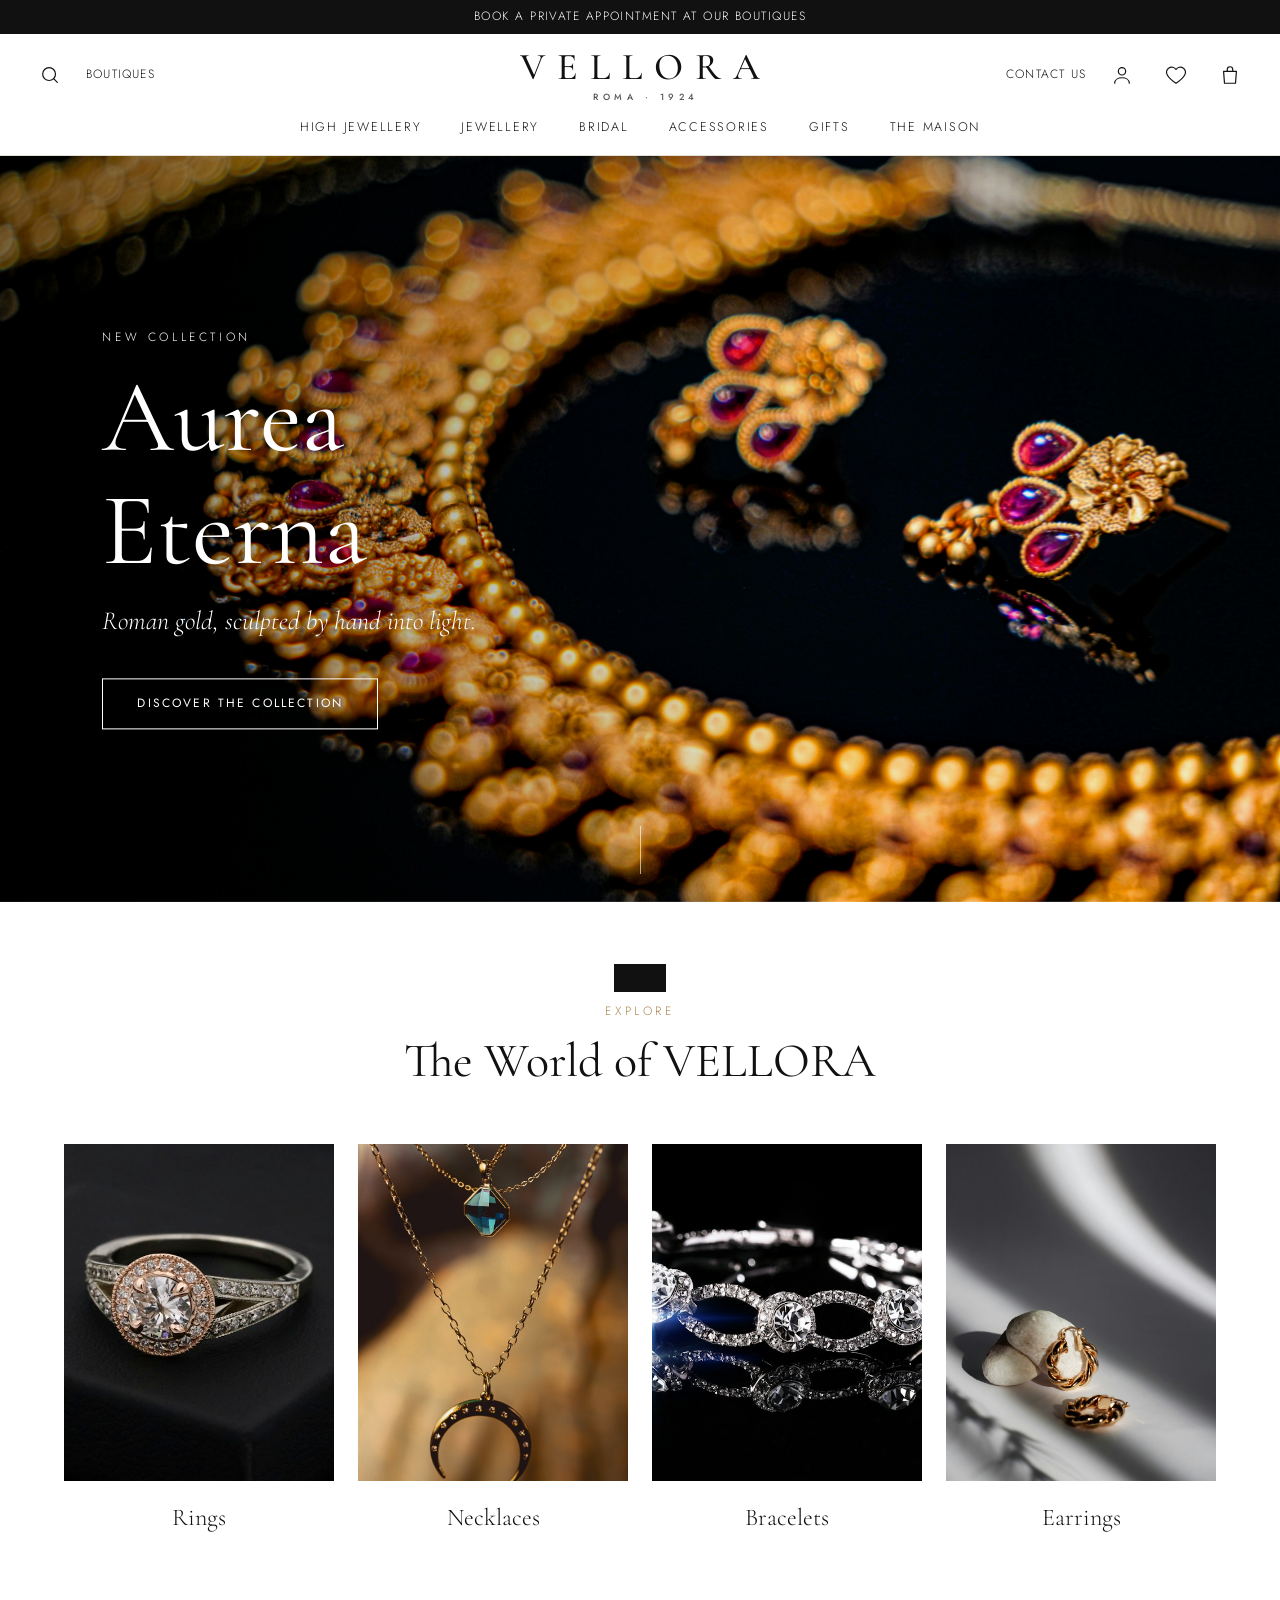
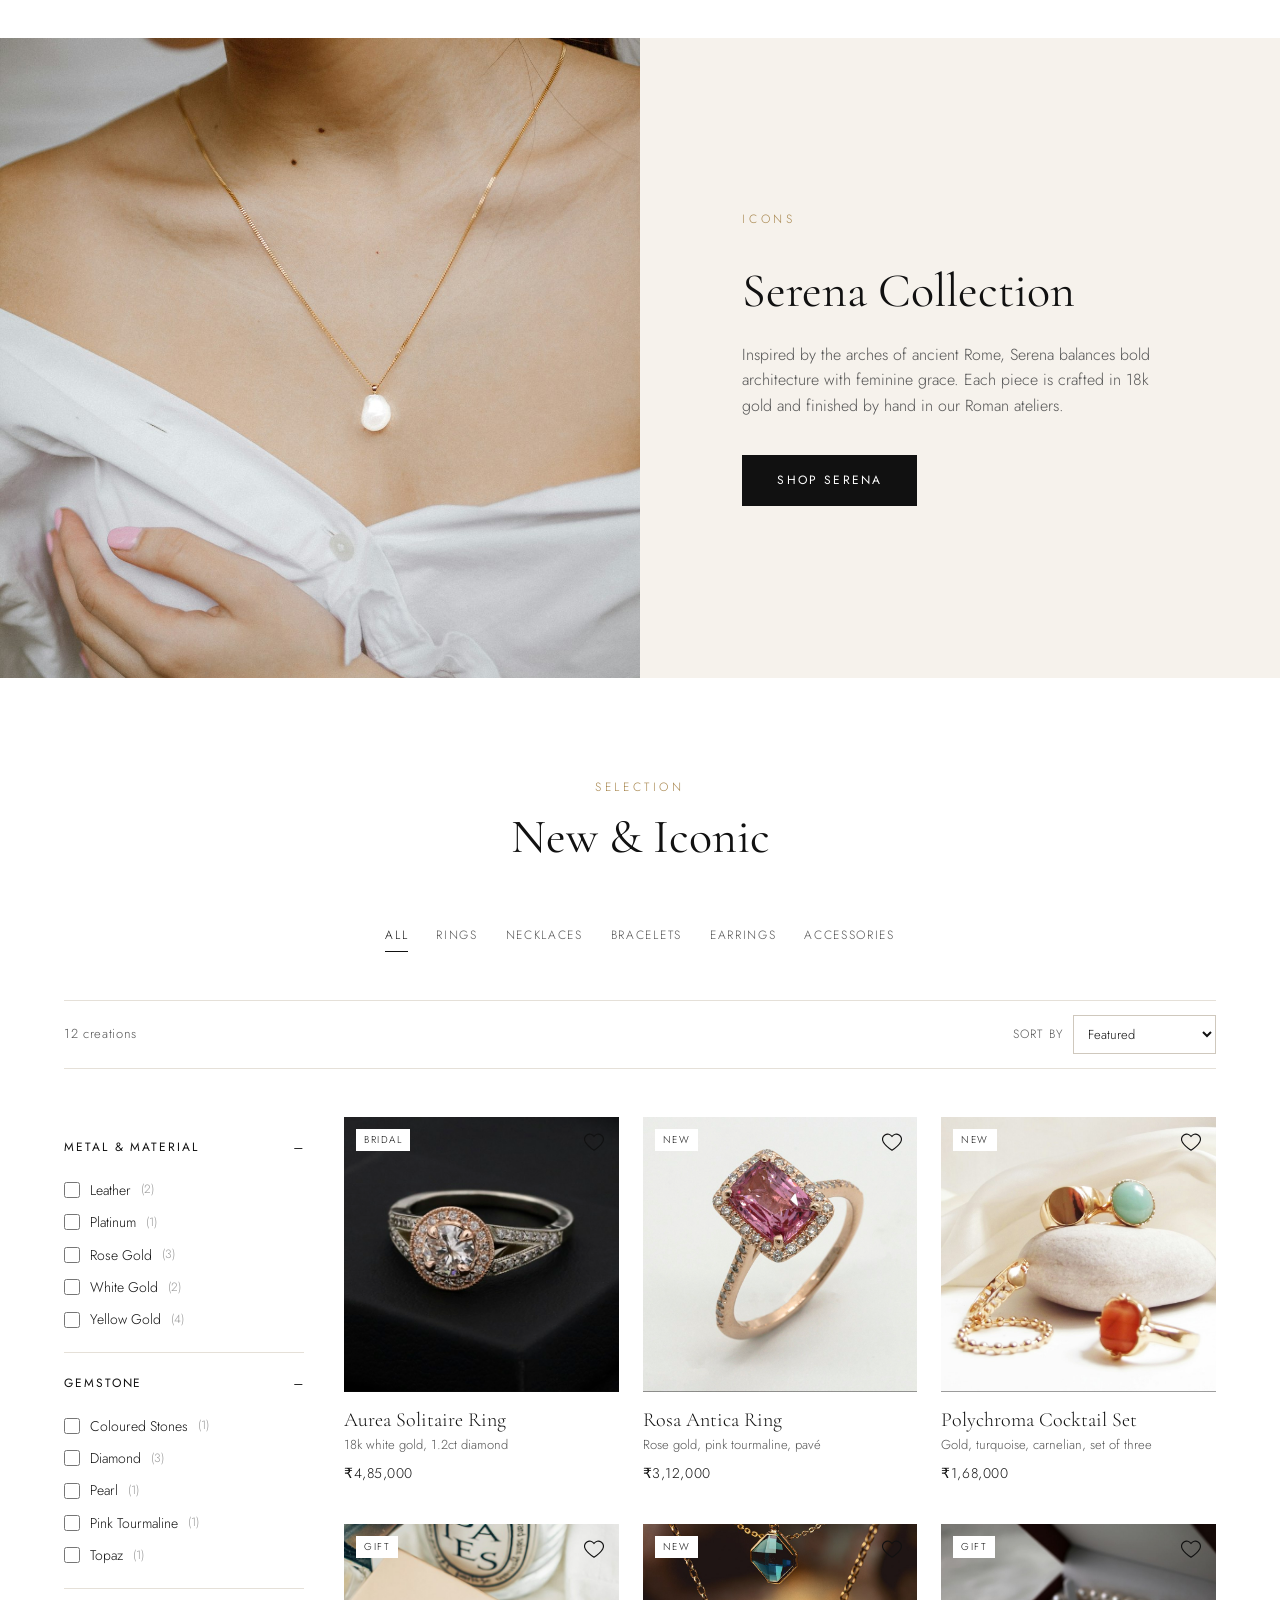
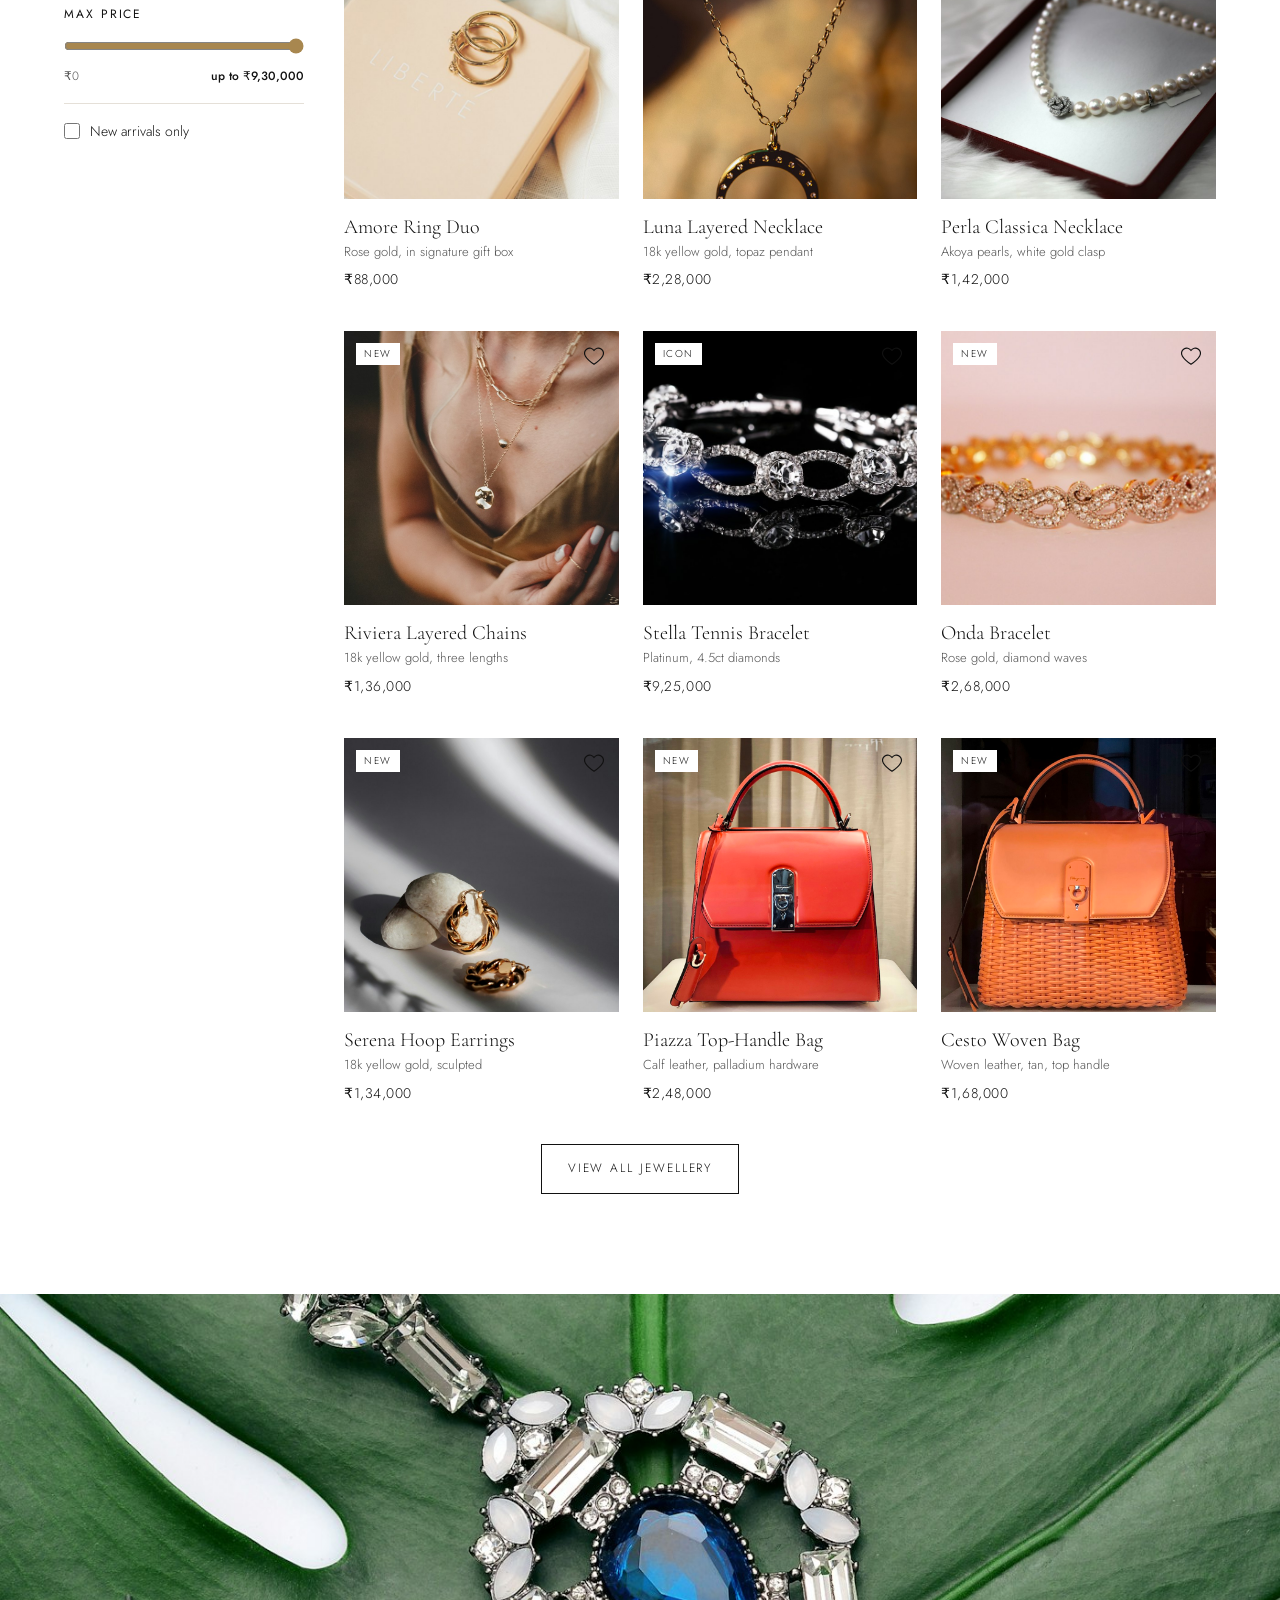
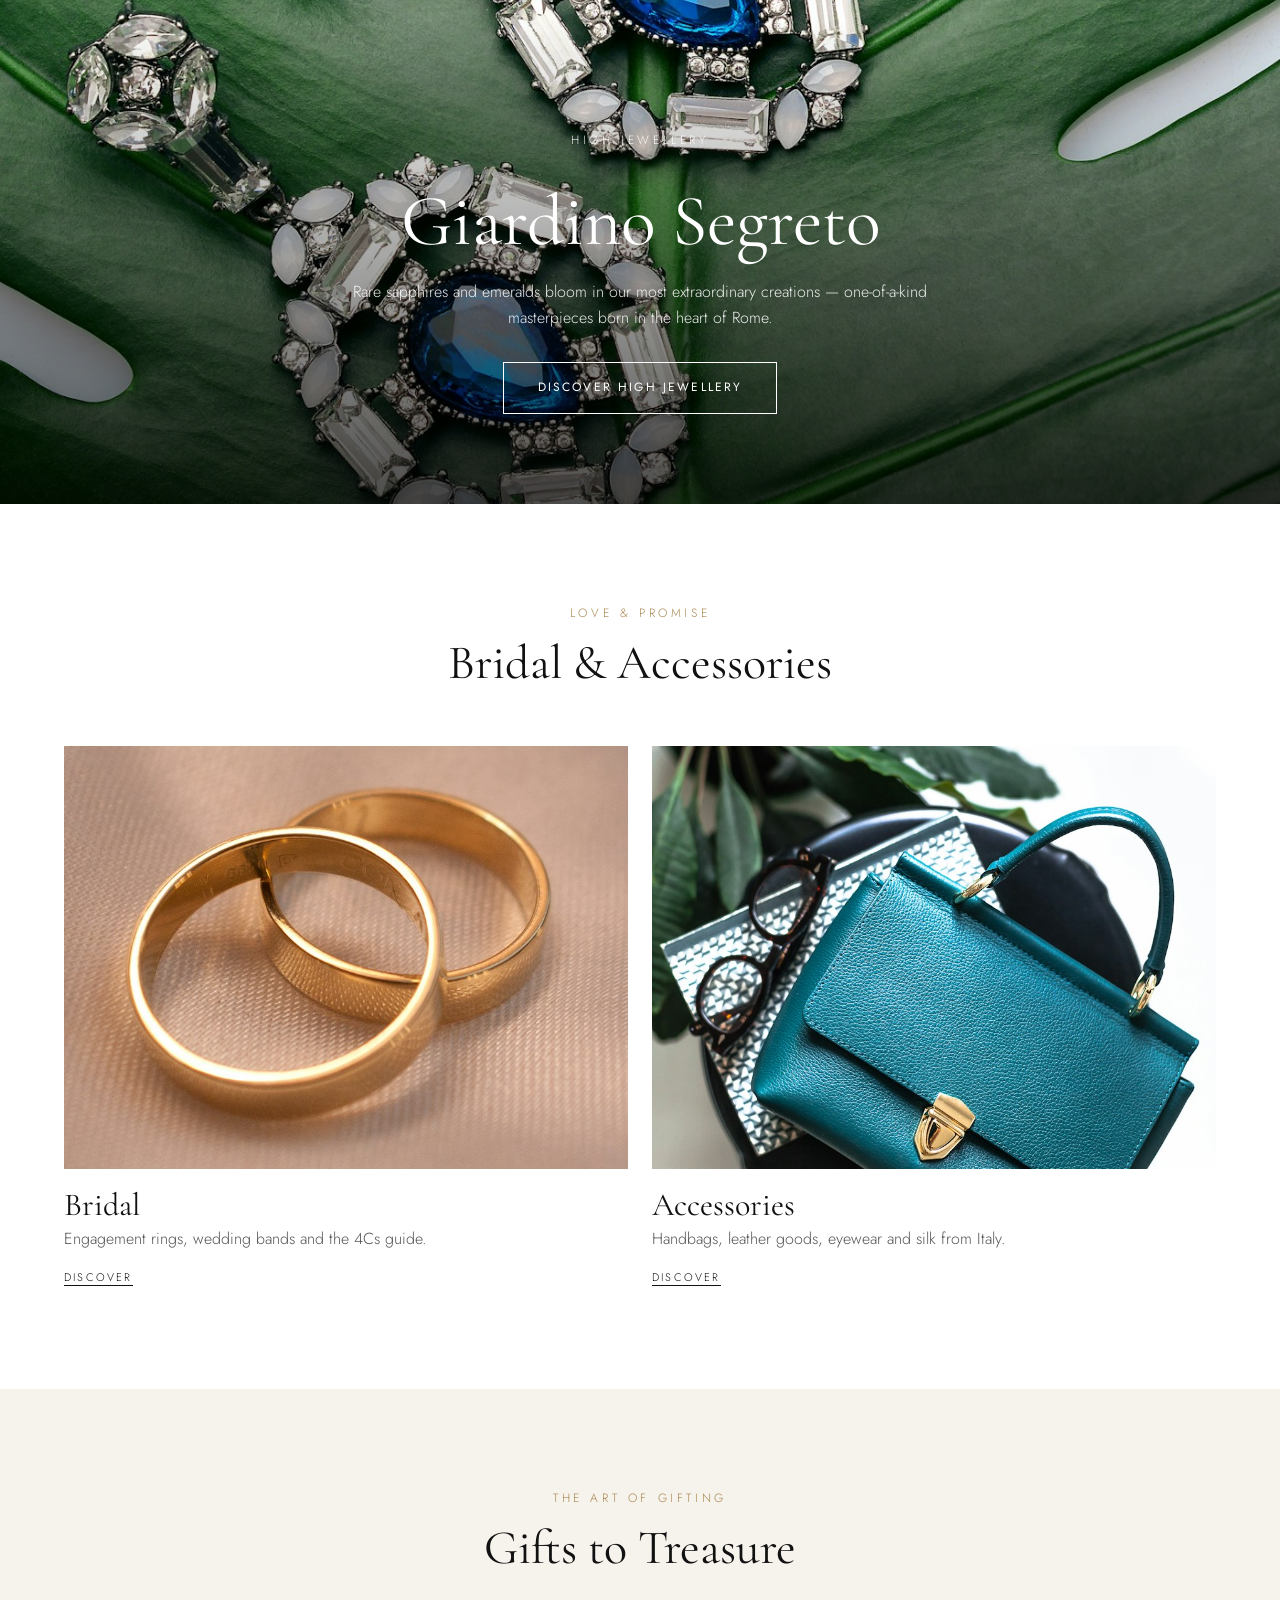
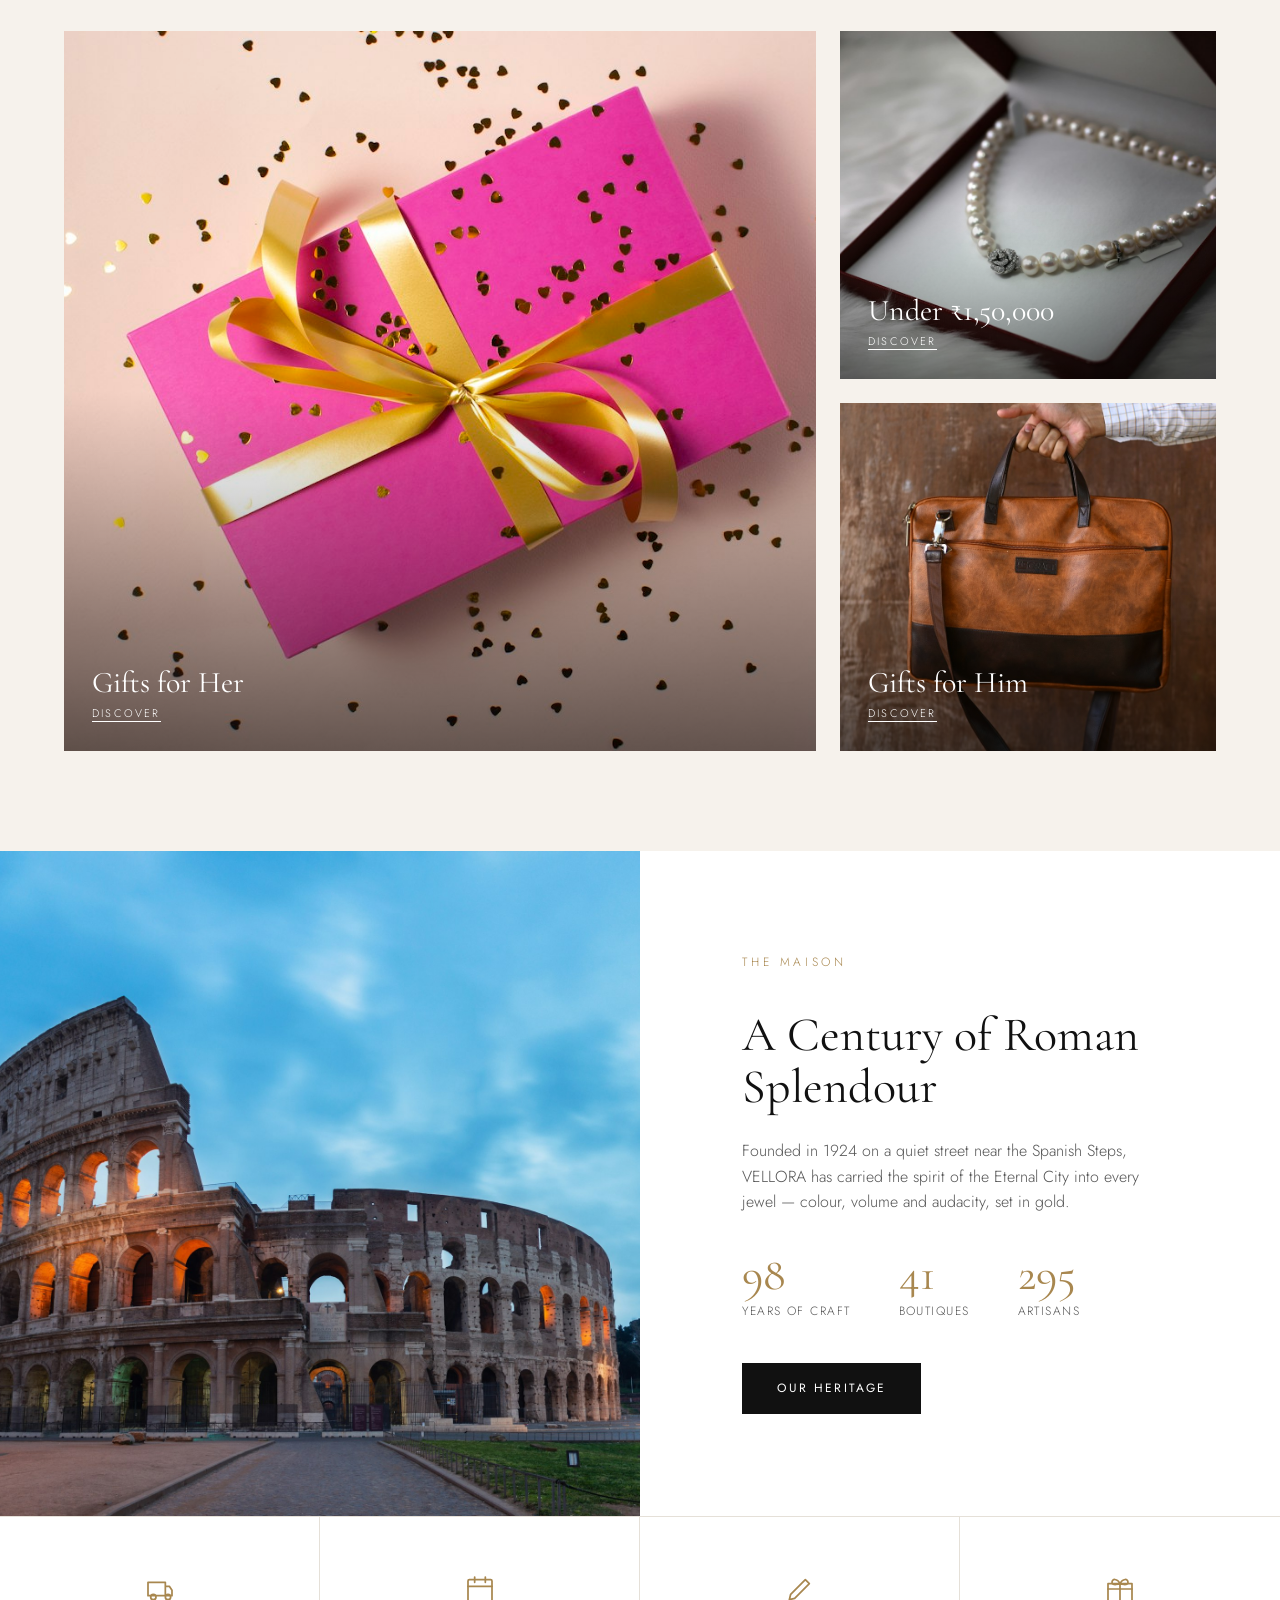
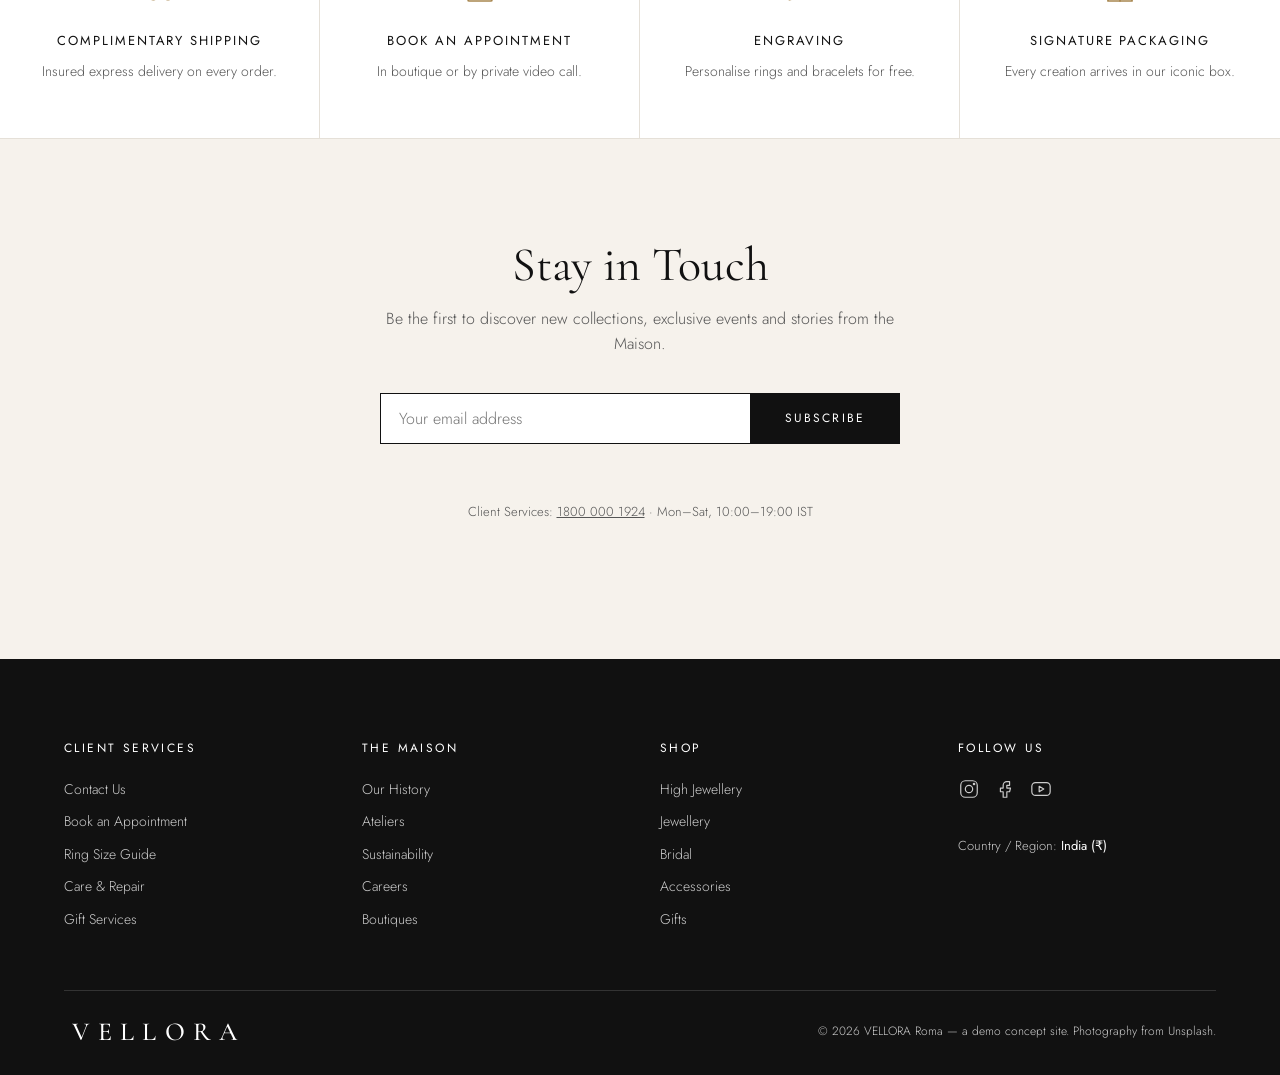
<file: index.html>
<!doctype html>
<html lang="en">
<head>
  <meta charset="utf-8">
  <meta name="viewport" content="width=device-width, initial-scale=1">
  <title>VELLORA Roma | Fine Jewellery Maison</title>
  <meta name="description" content="VELLORA Roma — Italian fine jewellery, high jewellery, bridal, accessories and gifts.">
  <link rel="preconnect" href="https://fonts.googleapis.com">
  <link rel="preconnect" href="https://fonts.gstatic.com" crossorigin>
  <link href="https://fonts.googleapis.com/css2?family=Cormorant+Garamond:ital,wght@0,400;0,500;0,600;1,400&family=Jost:wght@300;400;500&display=swap" rel="stylesheet">
  <link rel="stylesheet" href="styles.css">
</head>
<body data-page="home">
  <main id="page">
    <section class="hero">
      <img src="images/hero.jpg" alt="Gold necklace with ruby earrings on black" class="hero-img">
      <div class="hero-content">
        <p class="eyebrow">New Collection</p>
        <h1>Aurea Eterna</h1>
        <p class="hero-sub">Roman gold, sculpted by hand into light.</p>
        <a href="jewellery.html?collection=Aurea Eterna#shop" class="btn btn-light">Discover the Collection</a>
      </div>
      <a href="#collections" class="scroll-cue" aria-label="Scroll down"></a>
    </section>

    <section class="section" id="collections">
      <div class="section-head">
        <p class="eyebrow dark">Explore</p>
        <h2>The World of VELLORA</h2>
      </div>
      <div class="cat-grid">
        <a href="jewellery.html?sub=rings#shop" class="cat-card">
          <div class="cat-img"><img src="images/ring-solitaire.jpg" alt="Diamond solitaire ring" loading="lazy"></div><span>Rings</span>
        </a>
        <a href="jewellery.html?sub=necklaces#shop" class="cat-card">
          <div class="cat-img"><img src="images/necklace-layer.jpg" alt="Layered gold necklaces" loading="lazy"></div><span>Necklaces</span>
        </a>
        <a href="jewellery.html?sub=bracelets#shop" class="cat-card">
          <div class="cat-img"><img src="images/bracelet-diamond.jpg" alt="Diamond bracelet" loading="lazy"></div><span>Bracelets</span>
        </a>
        <a href="jewellery.html?sub=earrings#shop" class="cat-card">
          <div class="cat-img"><img src="images/earrings-gold.jpg" alt="Gold hoop earrings" loading="lazy"></div><span>Earrings</span>
        </a>
      </div>
    </section>

    <section class="split">
      <div class="split-img"><img src="images/model.jpg" alt="Woman wearing a delicate pendant" loading="lazy"></div>
      <div class="split-text">
        <p class="eyebrow dark">Icons</p>
        <h2>Serena Collection</h2>
        <p>Inspired by the arches of ancient Rome, Serena balances bold architecture with feminine grace. Each piece is crafted in 18k gold and finished by hand in our Roman ateliers.</p>
        <a href="jewellery.html?collection=Serena#shop" class="btn btn-dark">Shop Serena</a>
      </div>
    </section>

    <section class="section" id="shop">
      <div class="section-head">
        <p class="eyebrow dark">Selection</p>
        <h2>New &amp; Iconic</h2>
      </div>
      <div id="shopMount"></div>
      <p class="center"><a class="btn-outline" href="jewellery.html">View all Jewellery</a></p>
    </section>

    <section class="highj">
      <img src="images/high-jewelry.jpg" alt="Sapphire and diamond earrings on a green leaf" loading="lazy">
      <div class="highj-content">
        <p class="eyebrow">High Jewellery</p>
        <h2>Giardino Segreto</h2>
        <p>Rare sapphires and emeralds bloom in our most extraordinary creations — one-of-a-kind masterpieces born in the heart of Rome.</p>
        <a href="high-jewellery.html" class="btn btn-light">Discover High Jewellery</a>
      </div>
    </section>

    <section class="section">
      <div class="section-head">
        <p class="eyebrow dark">Love &amp; Promise</p>
        <h2>Bridal &amp; Accessories</h2>
      </div>
      <div class="duo">
        <a class="duo-card" href="bridal.html"><img src="images/wedding-bands.jpg" alt="" loading="lazy"><div><h3>Bridal</h3><p>Engagement rings, wedding bands and the 4Cs guide.</p><span>Discover</span></div></a>
        <a class="duo-card" href="accessories.html"><img src="images/bag-teal.jpg" alt="" loading="lazy"><div><h3>Accessories</h3><p>Handbags, leather goods, eyewear and silk from Italy.</p><span>Discover</span></div></a>
      </div>
    </section>

    <section class="section cream">
      <div class="section-head">
        <p class="eyebrow dark">The Art of Gifting</p>
        <h2>Gifts to Treasure</h2>
      </div>
      <div class="gift-grid">
        <a href="gifts.html?sub=her#shop" class="gift-card big">
          <img src="images/gift.jpg" alt="Wrapped gift with gold ribbon" loading="lazy">
          <div class="gift-label"><h3>Gifts for Her</h3><span>Discover</span></div>
        </a>
        <a href="gifts.html?sub=under-1-5l#shop" class="gift-card">
          <img src="images/pearls.jpg" alt="Pearl necklace in a gift box" loading="lazy">
          <div class="gift-label"><h3>Under ₹1,50,000</h3><span>Discover</span></div>
        </a>
        <a href="gifts.html?sub=him#shop" class="gift-card">
          <img src="images/briefcase.jpg" alt="Leather briefcase" loading="lazy">
          <div class="gift-label"><h3>Gifts for Him</h3><span>Discover</span></div>
        </a>
      </div>
    </section>

    <section class="maison">
      <div class="maison-img"><img src="images/colosseum.jpg" alt="The Colosseum in Rome at dusk" loading="lazy"></div>
      <div class="maison-text">
        <p class="eyebrow dark">The Maison</p>
        <h2>A Century of Roman Splendour</h2>
        <p>Founded in 1924 on a quiet street near the Spanish Steps, VELLORA has carried the spirit of the Eternal City into every jewel — colour, volume and audacity, set in gold.</p>
        <div class="stats">
          <div><strong data-count="100">0</strong><span>Years of craft</span></div>
          <div><strong data-count="42">0</strong><span>Boutiques</span></div>
          <div><strong data-count="300">0</strong><span>Artisans</span></div>
        </div>
        <a href="maison.html" class="btn btn-dark">Our Heritage</a>
      </div>
    </section>
  </main>

  <script src="data.js"></script>
  <script src="site.js"></script>
</body>
</html>
</file>
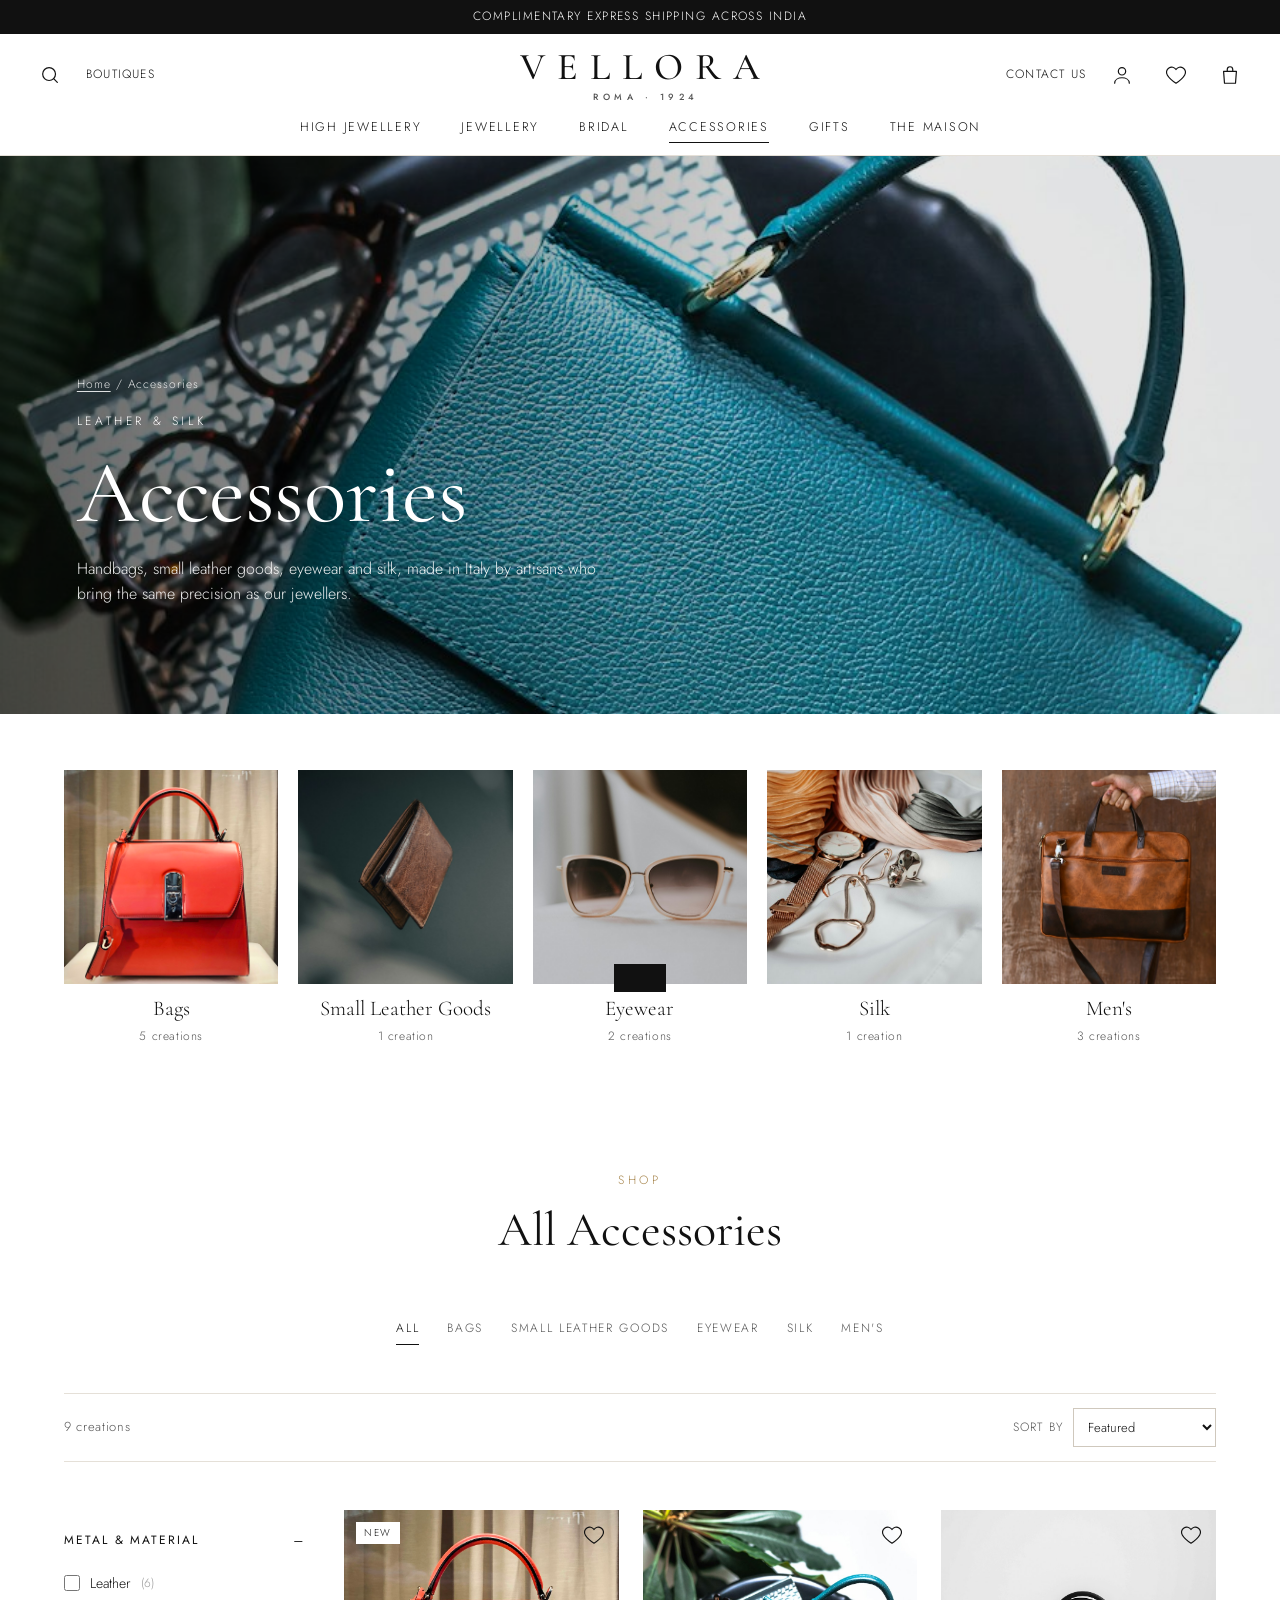
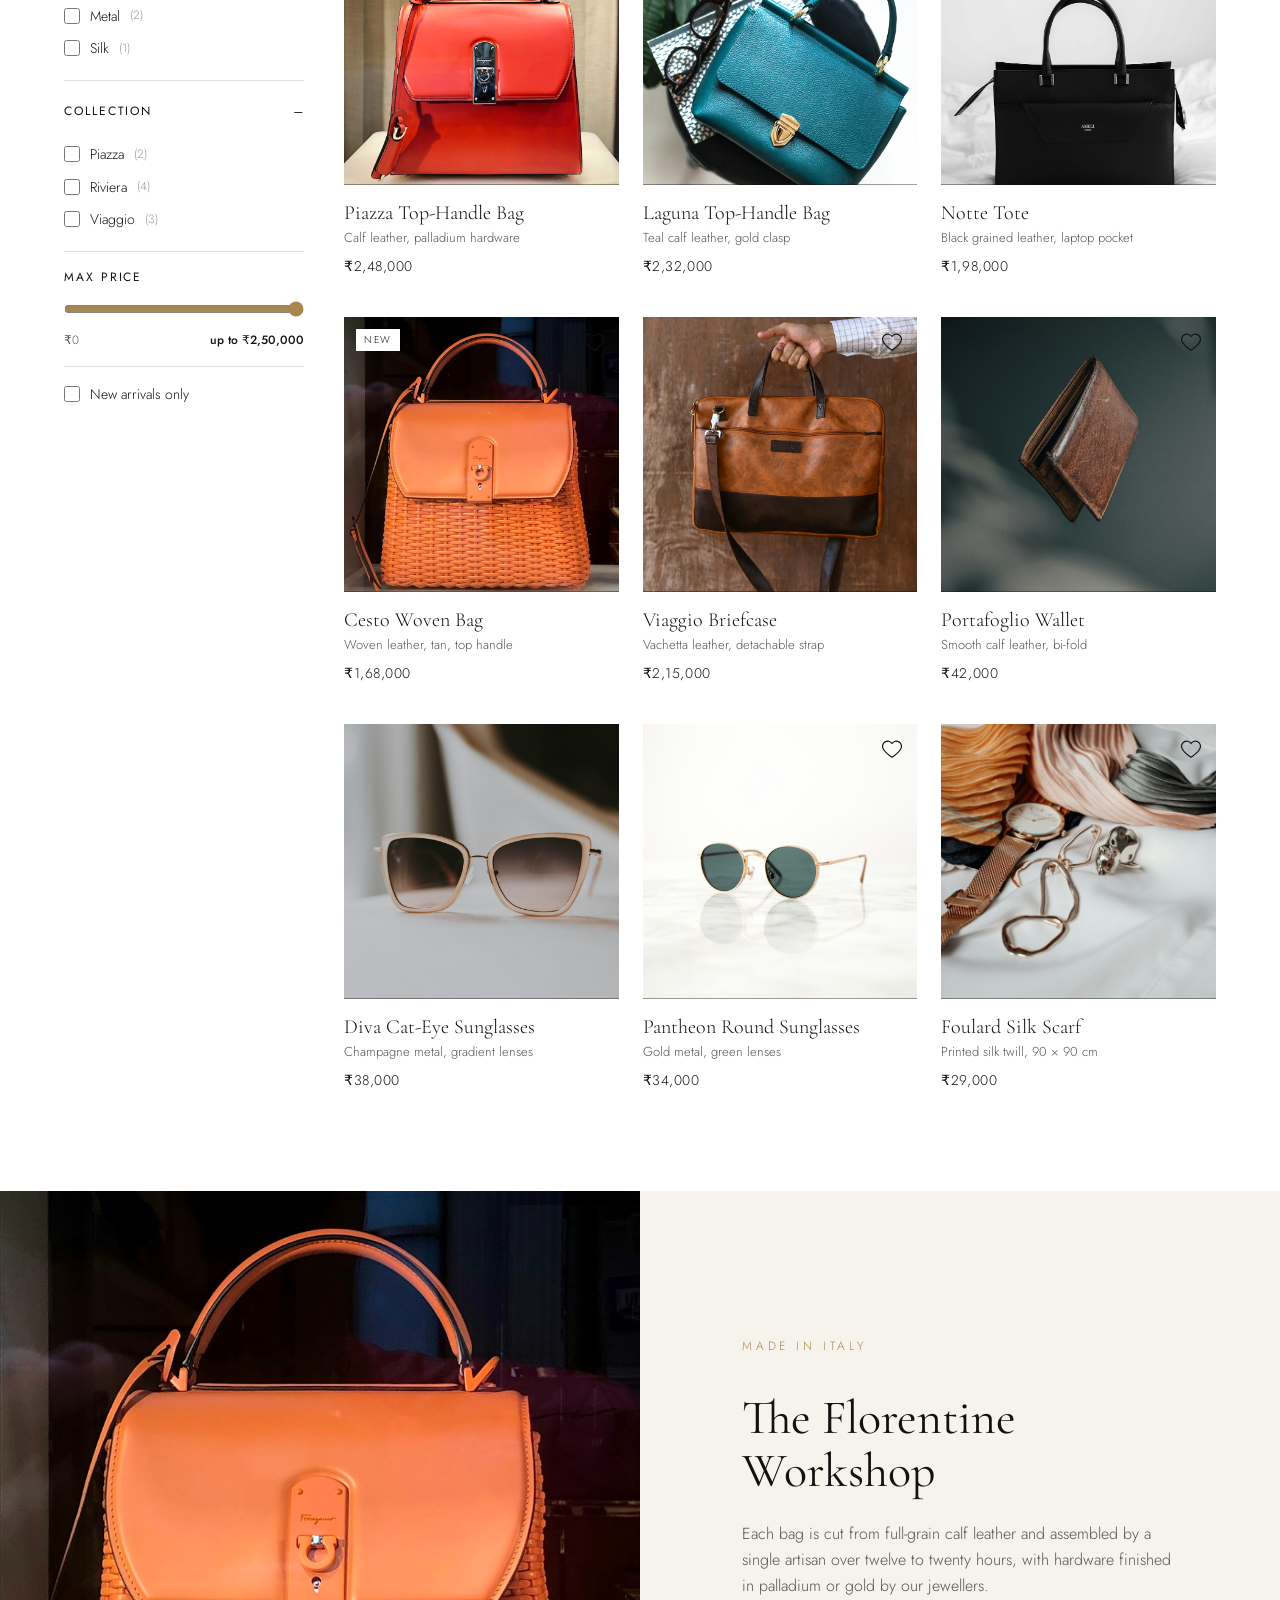
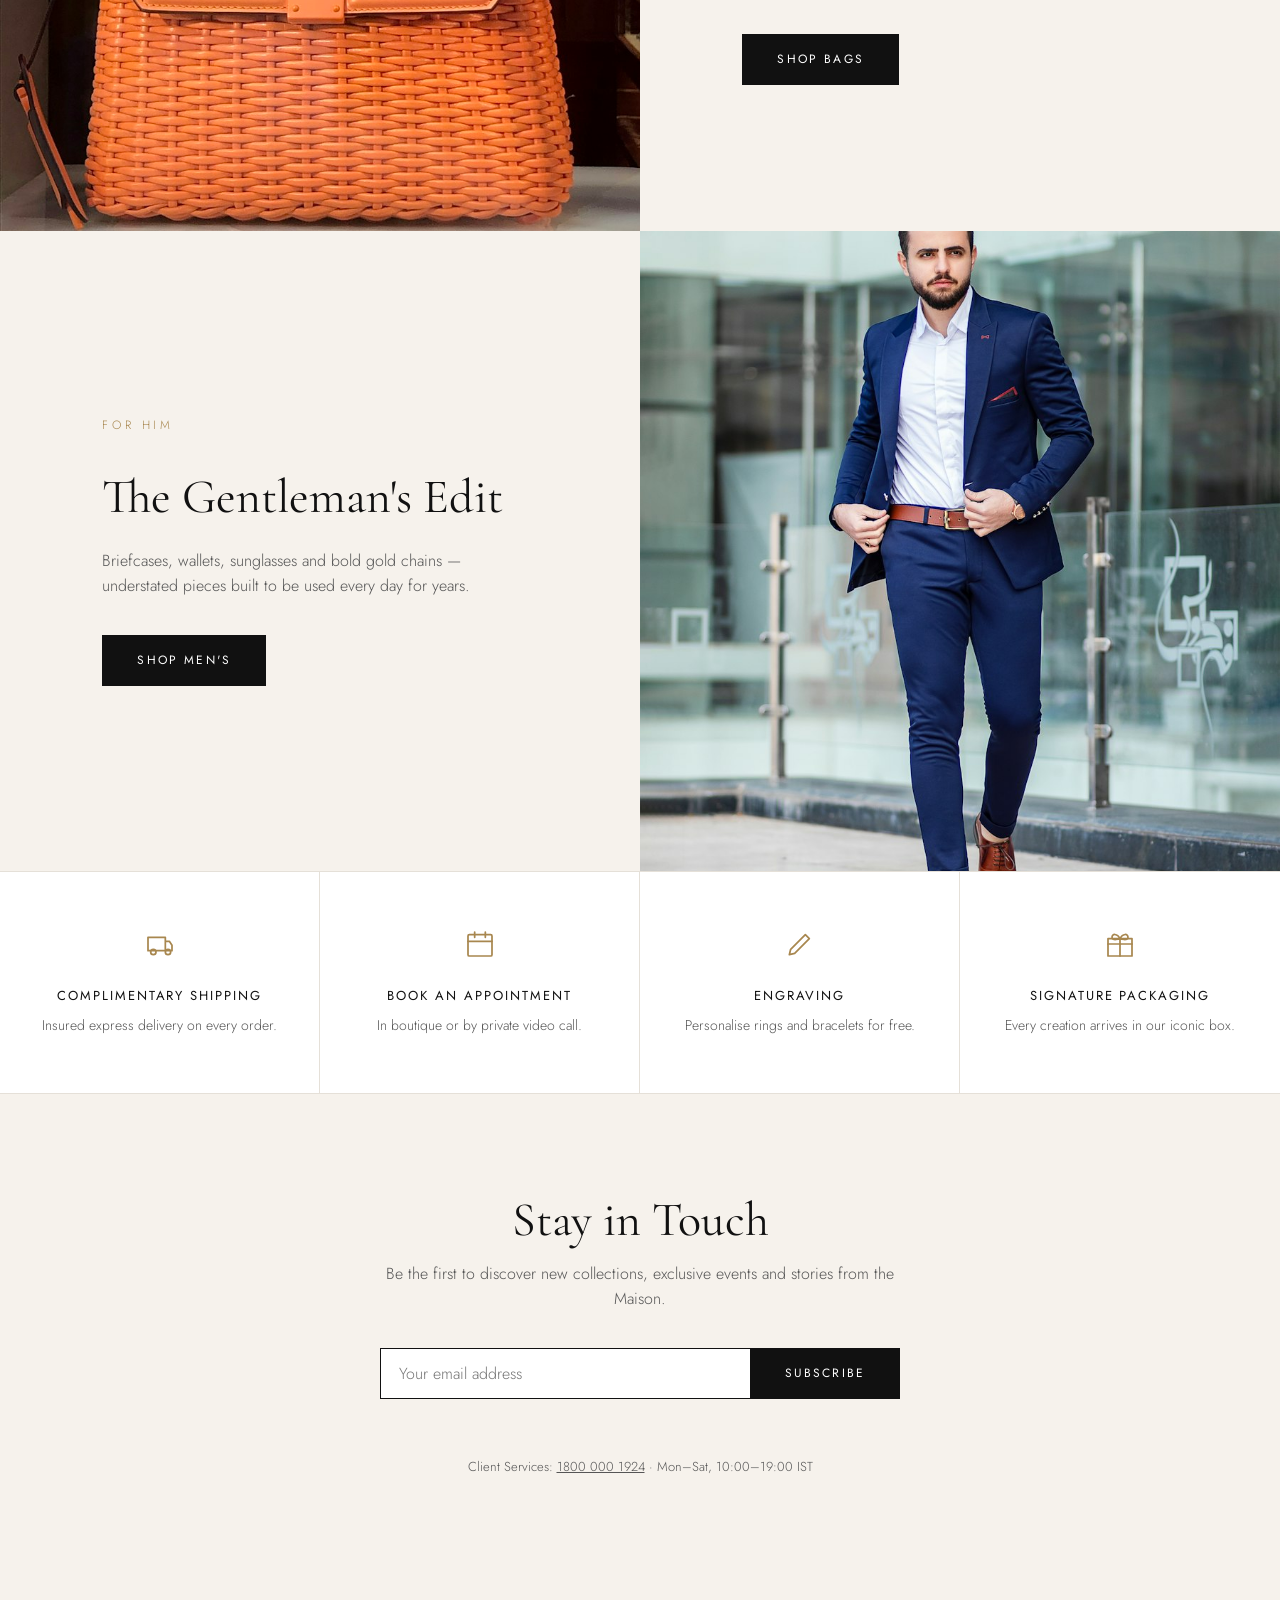
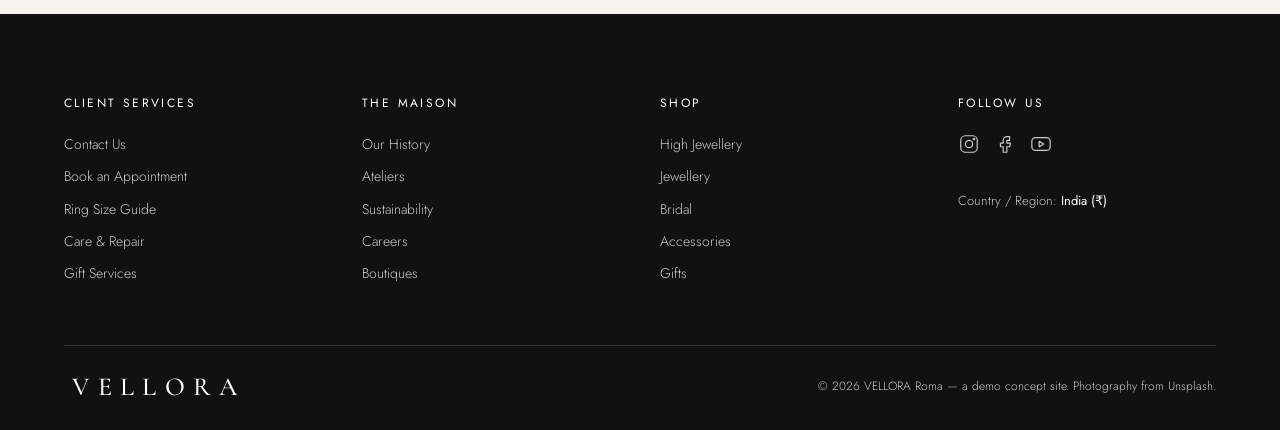
<file: accessories.html>
<!doctype html>
<html lang="en">
<head>
  <meta charset="utf-8">
  <meta name="viewport" content="width=device-width, initial-scale=1">
  <title>Accessories | VELLORA Roma</title>
  <meta name="description" content="Italian handbags, leather goods, eyewear and silk.">
  <link rel="preconnect" href="https://fonts.googleapis.com">
  <link rel="preconnect" href="https://fonts.gstatic.com" crossorigin>
  <link href="https://fonts.googleapis.com/css2?family=Cormorant+Garamond:ital,wght@0,400;0,500;0,600;1,400&family=Jost:wght@300;400;500&display=swap" rel="stylesheet">
  <link rel="stylesheet" href="styles.css">
</head>
<body data-page="accessories">
  <main id="page"></main>
  <script src="data.js"></script>
  <script src="site.js"></script>
</body>
</html>
</file>
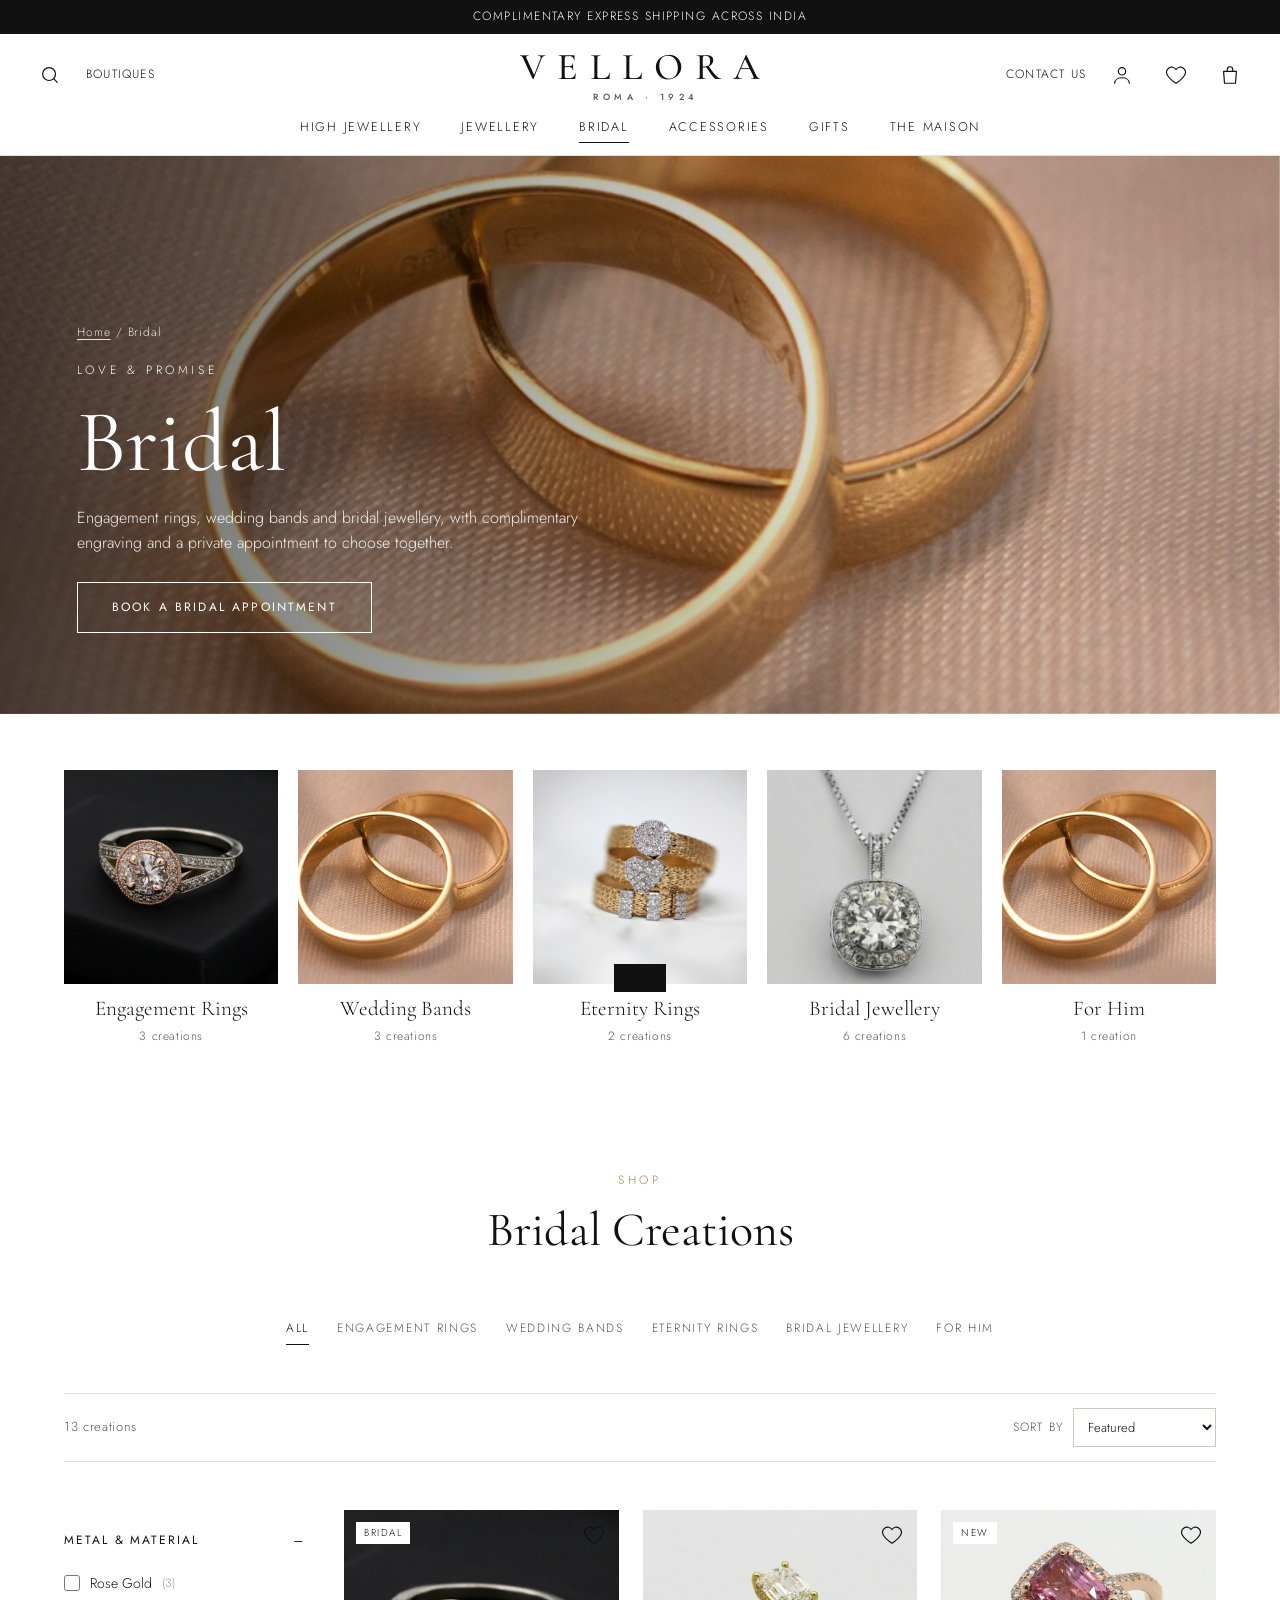
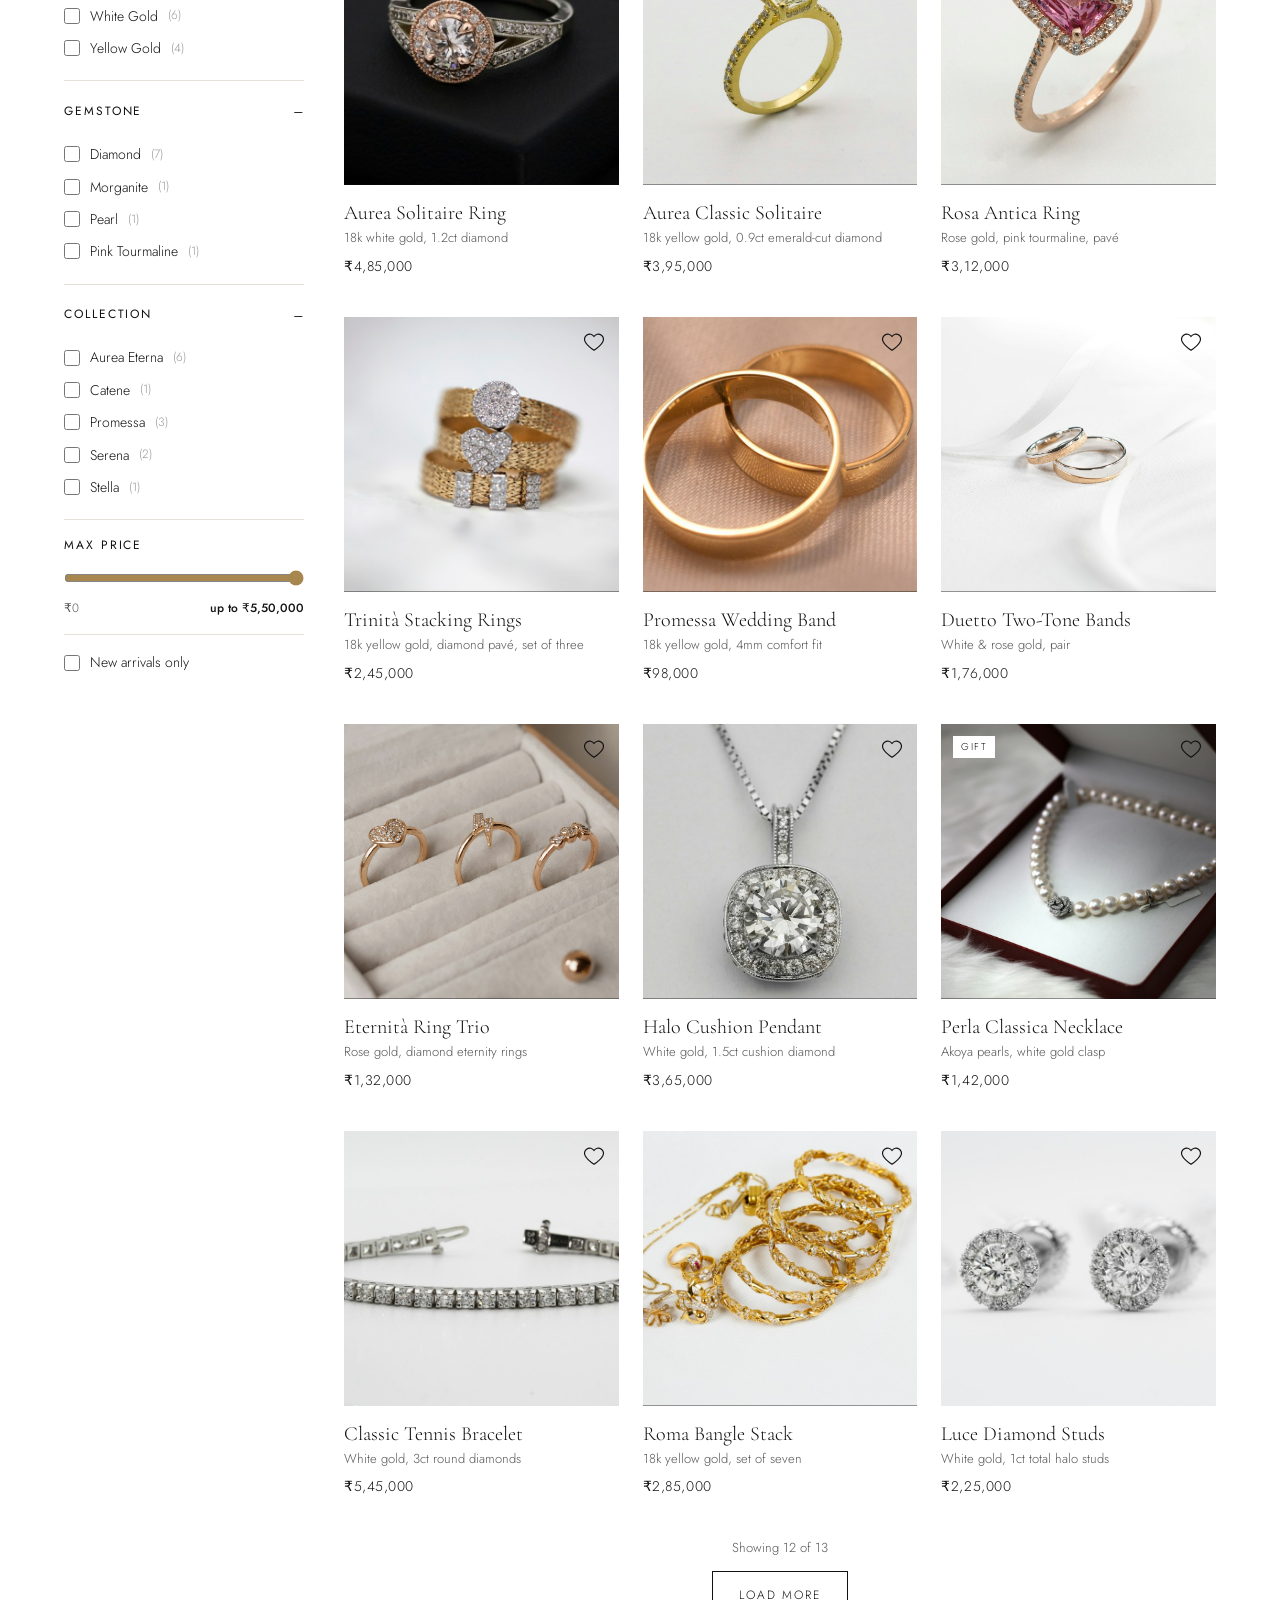
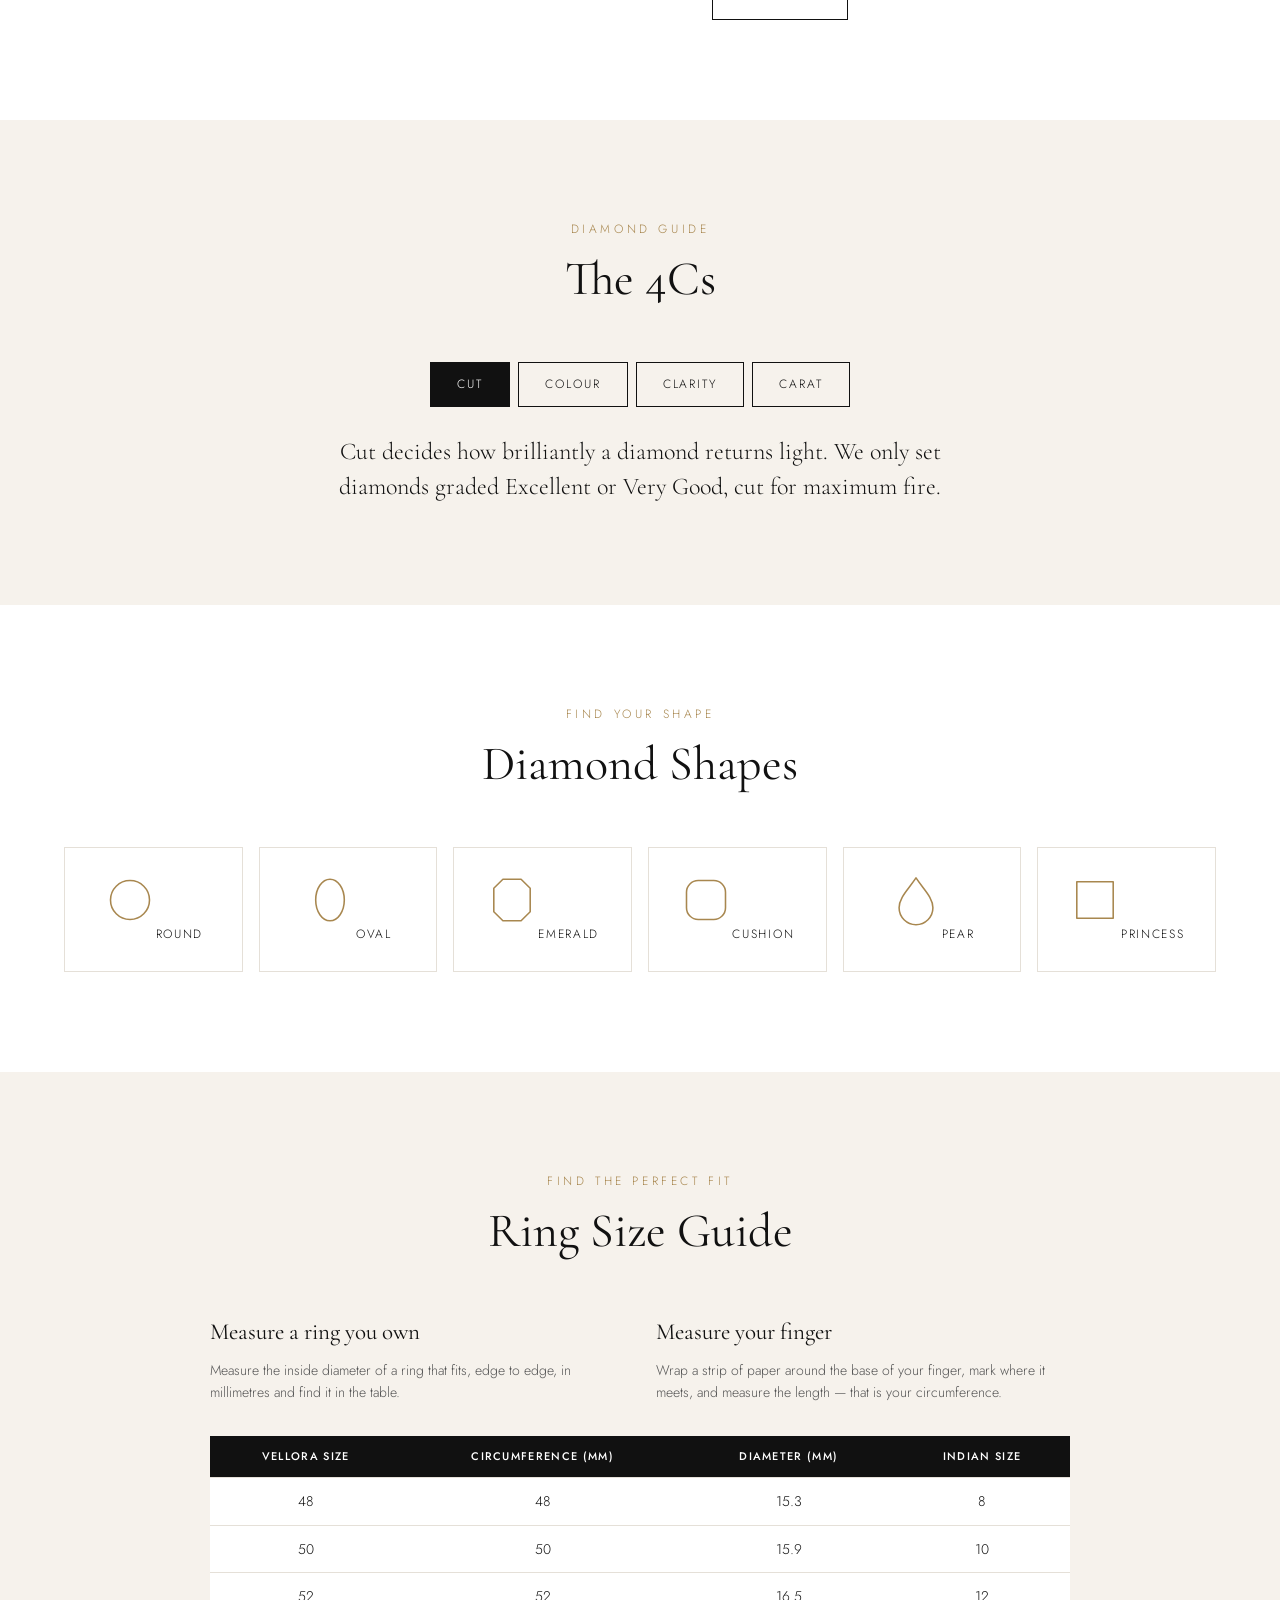
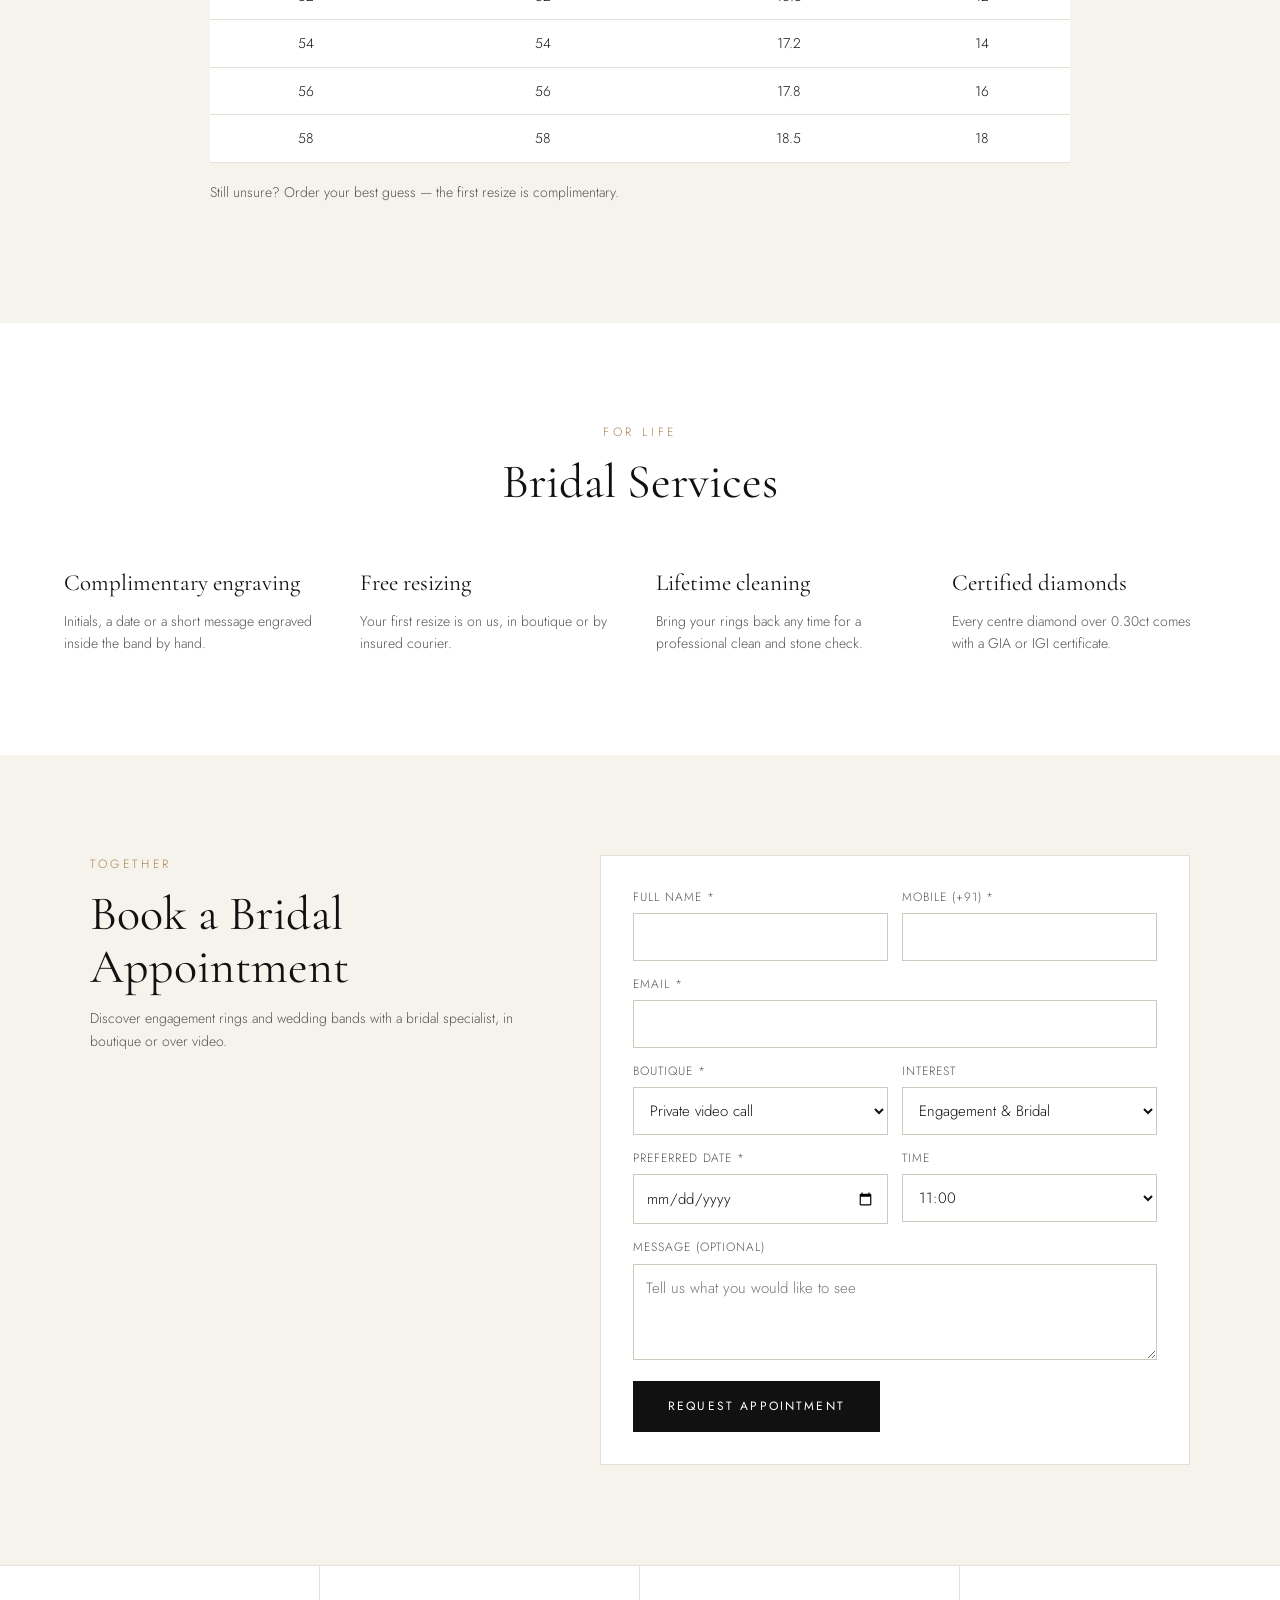
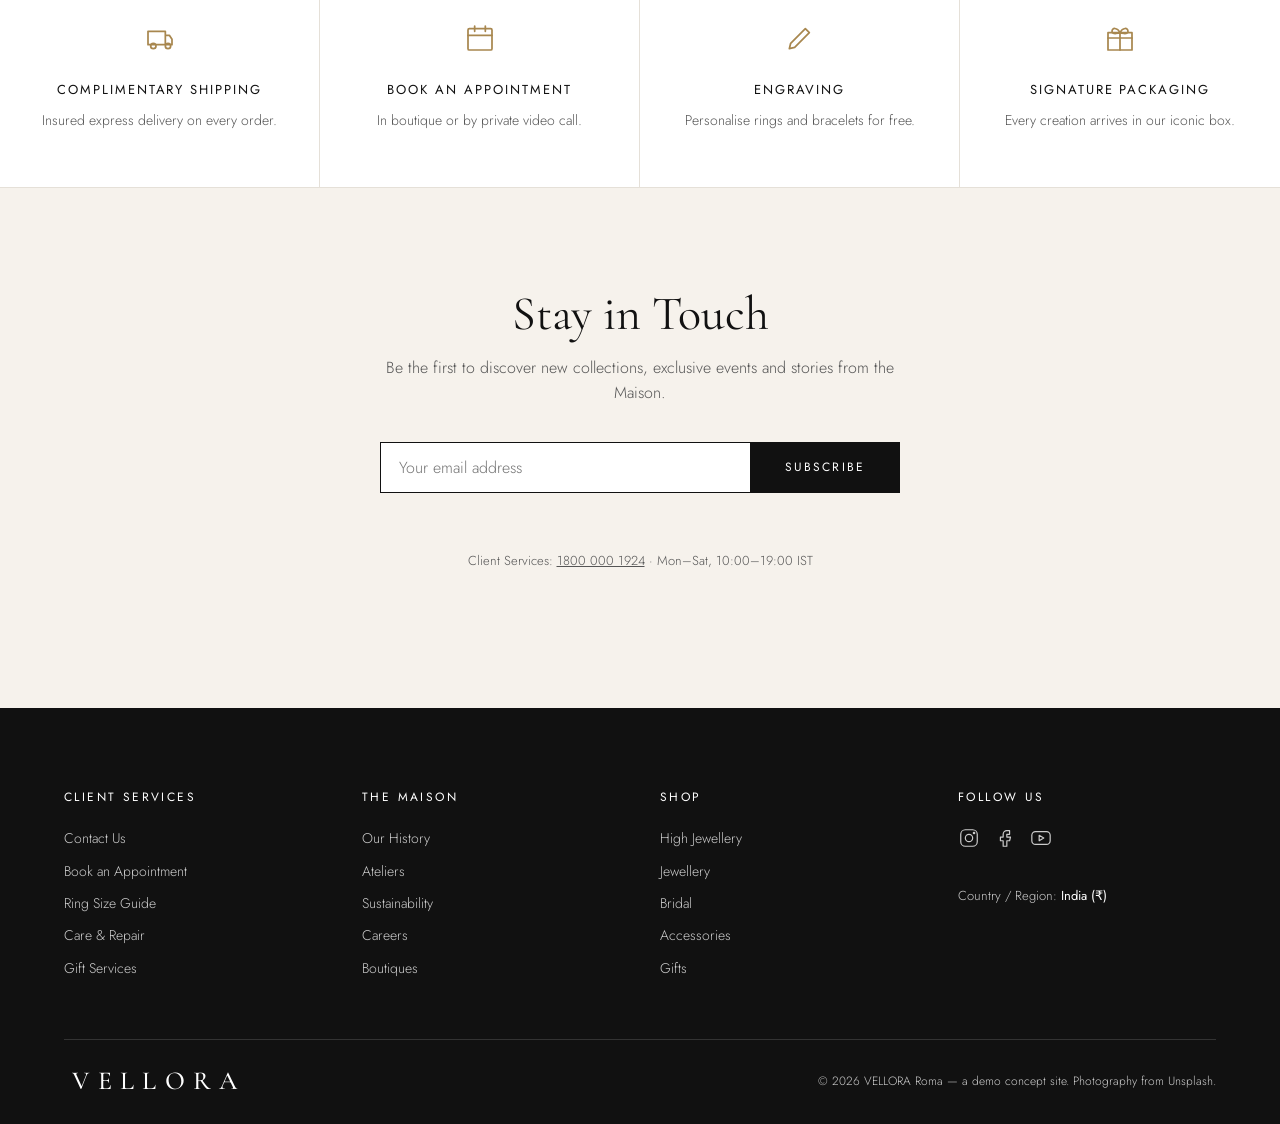
<file: bridal.html>
<!doctype html>
<html lang="en">
<head>
  <meta charset="utf-8">
  <meta name="viewport" content="width=device-width, initial-scale=1">
  <title>Bridal | VELLORA Roma</title>
  <meta name="description" content="Engagement rings, wedding bands, bridal jewellery and the diamond guide.">
  <link rel="preconnect" href="https://fonts.googleapis.com">
  <link rel="preconnect" href="https://fonts.gstatic.com" crossorigin>
  <link href="https://fonts.googleapis.com/css2?family=Cormorant+Garamond:ital,wght@0,400;0,500;0,600;1,400&family=Jost:wght@300;400;500&display=swap" rel="stylesheet">
  <link rel="stylesheet" href="styles.css">
</head>
<body data-page="bridal">
  <main id="page"></main>
  <script src="data.js"></script>
  <script src="site.js"></script>
</body>
</html>
</file>
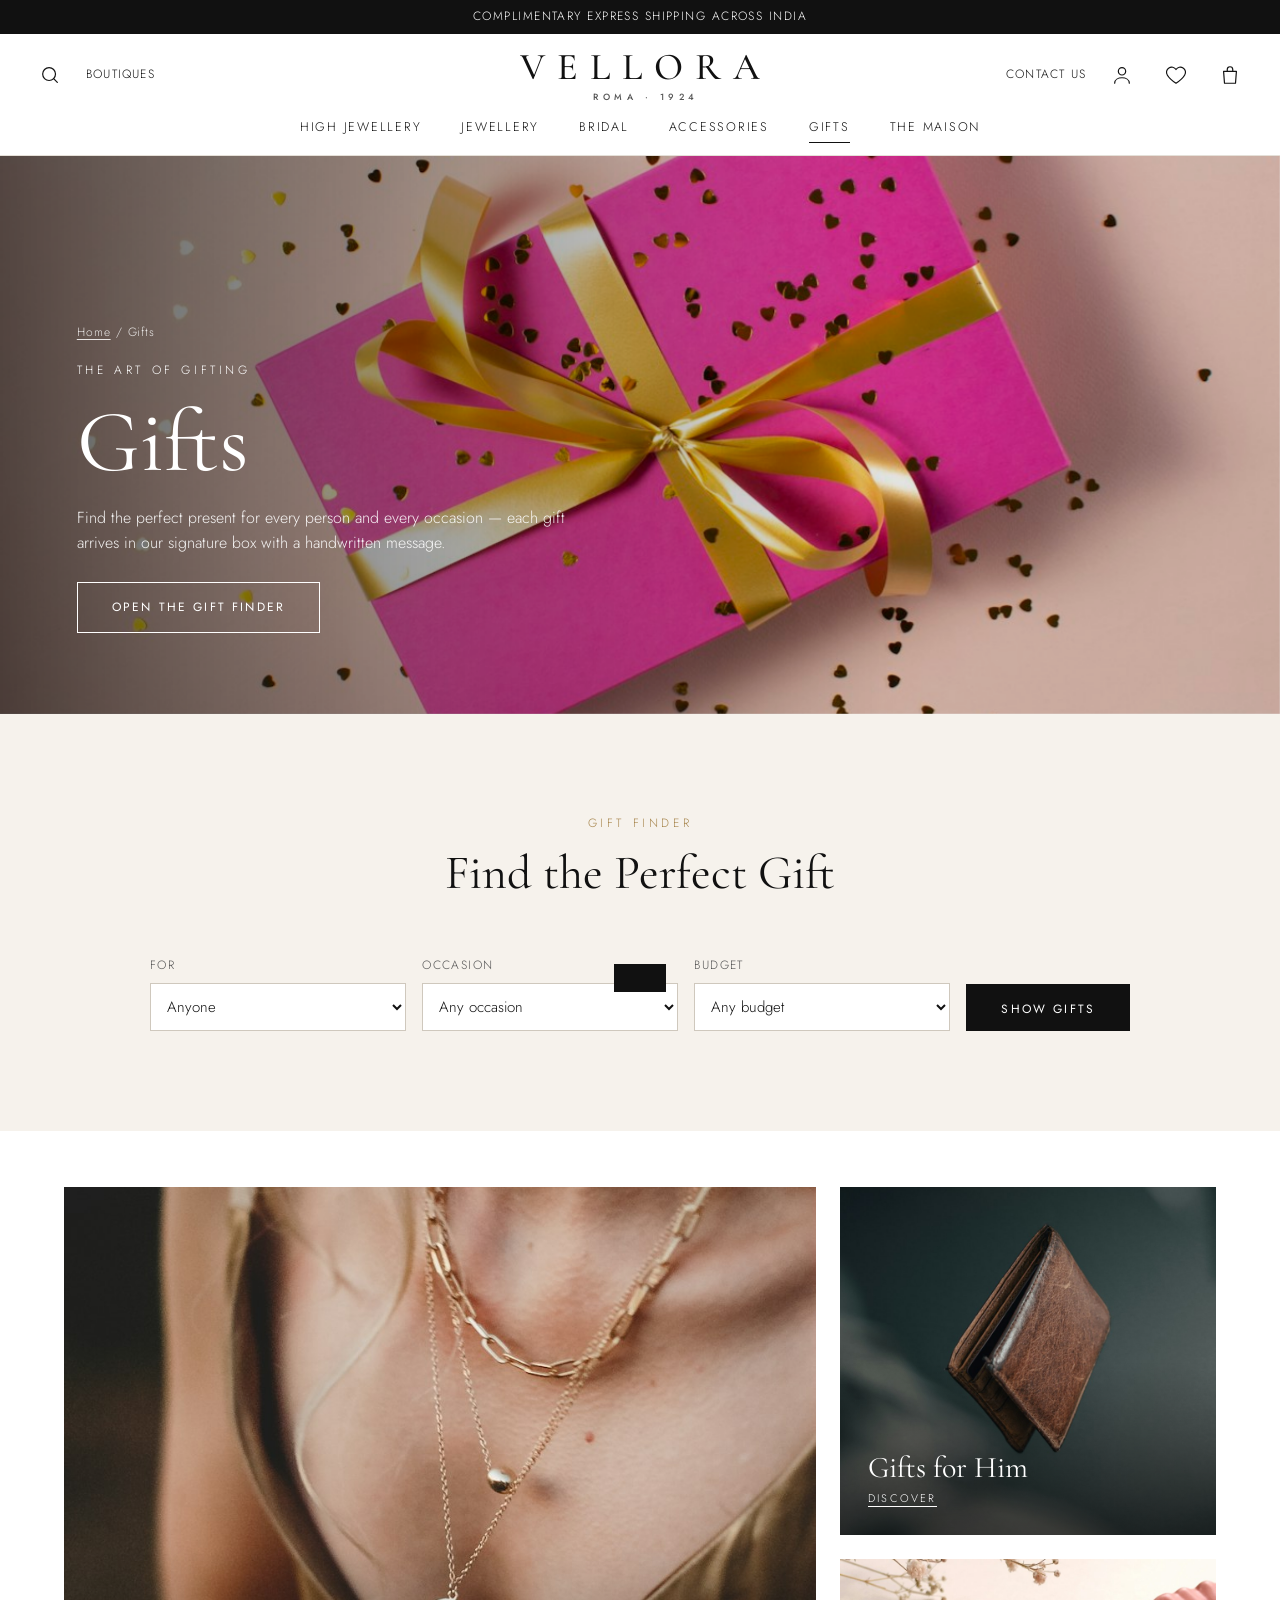
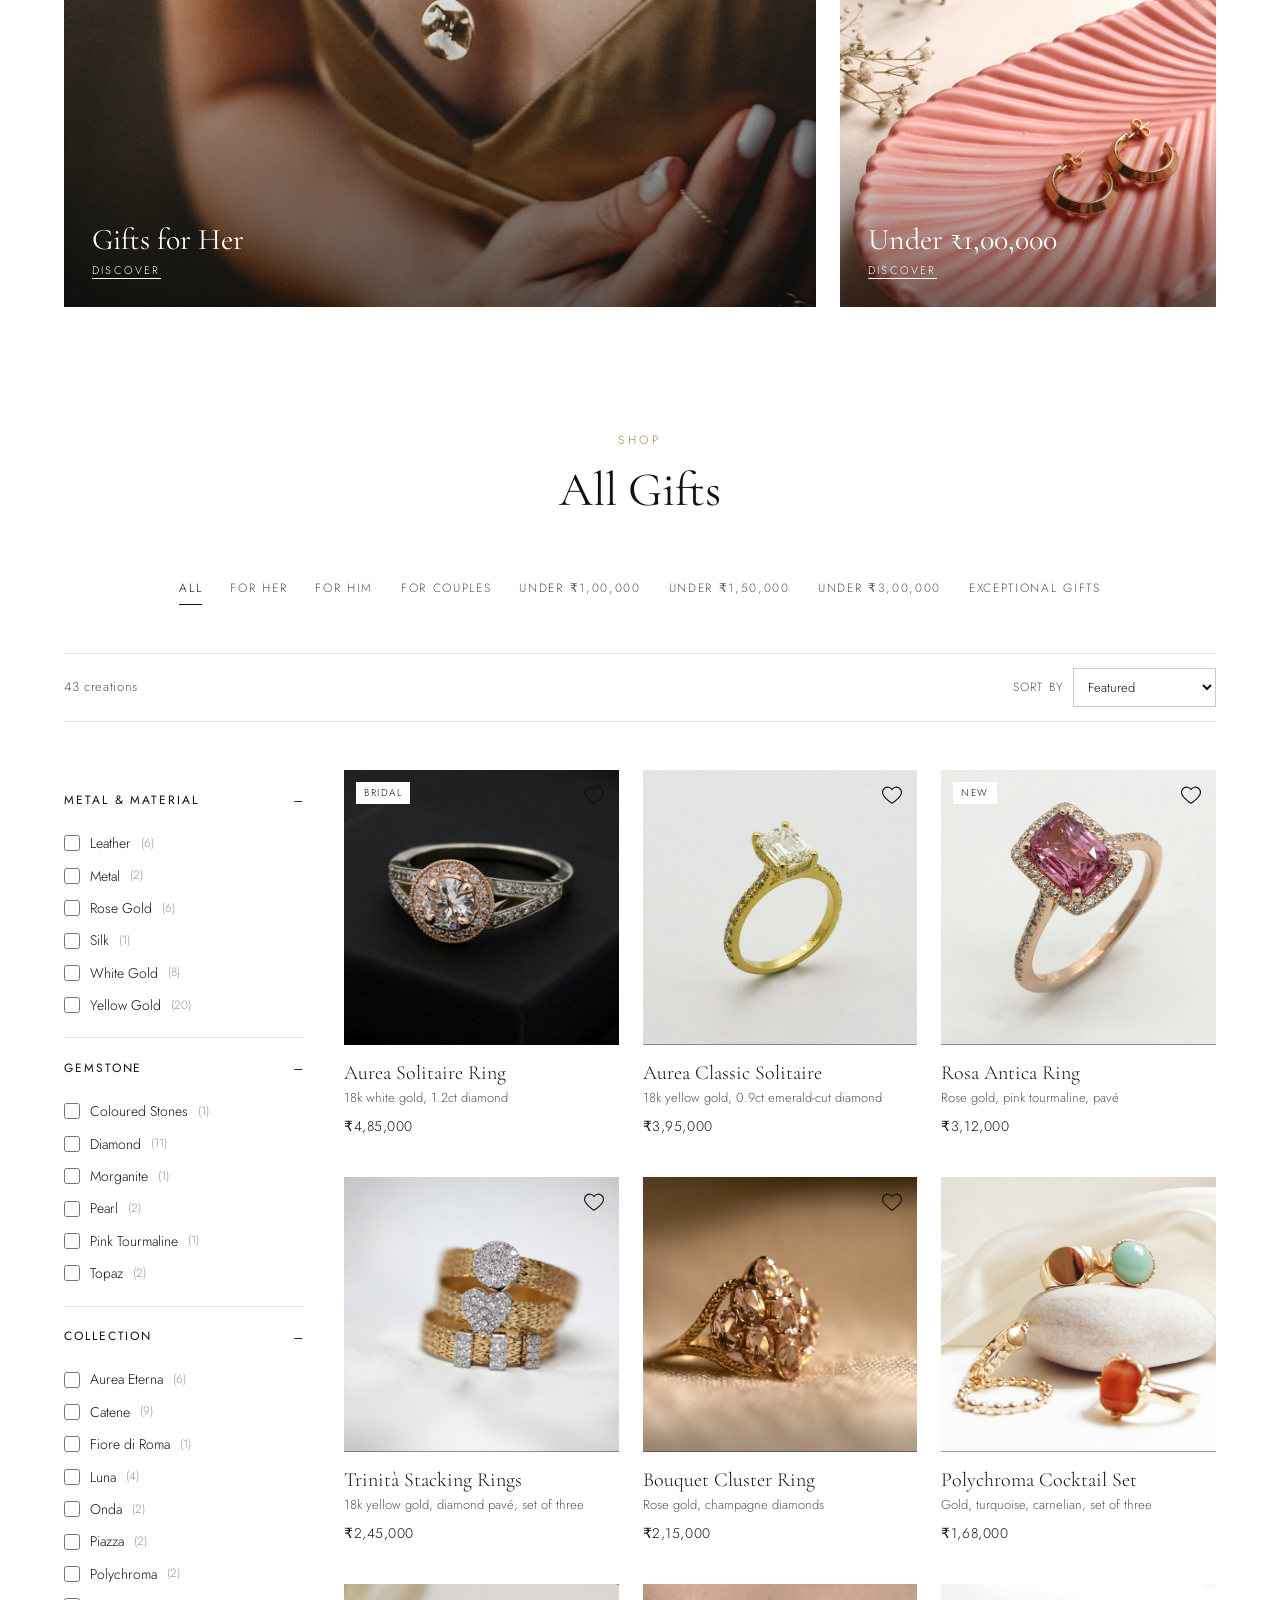
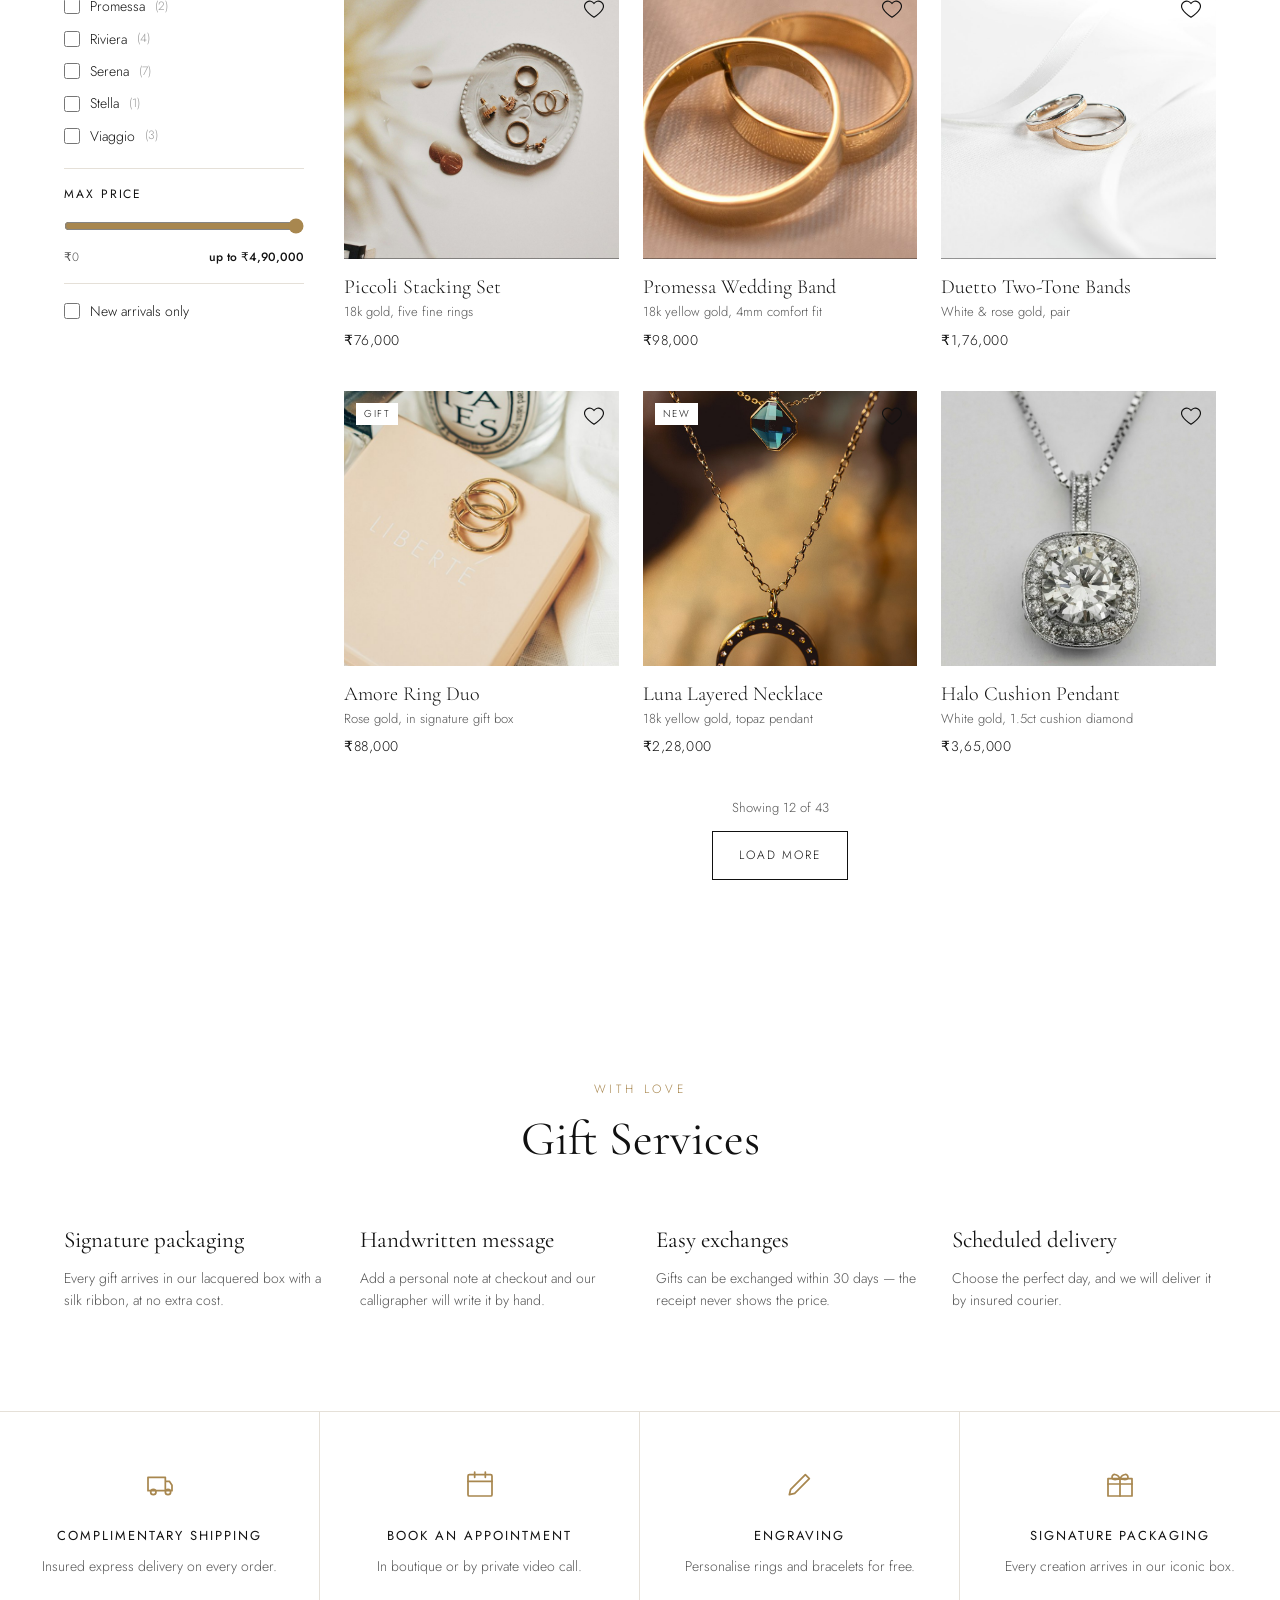
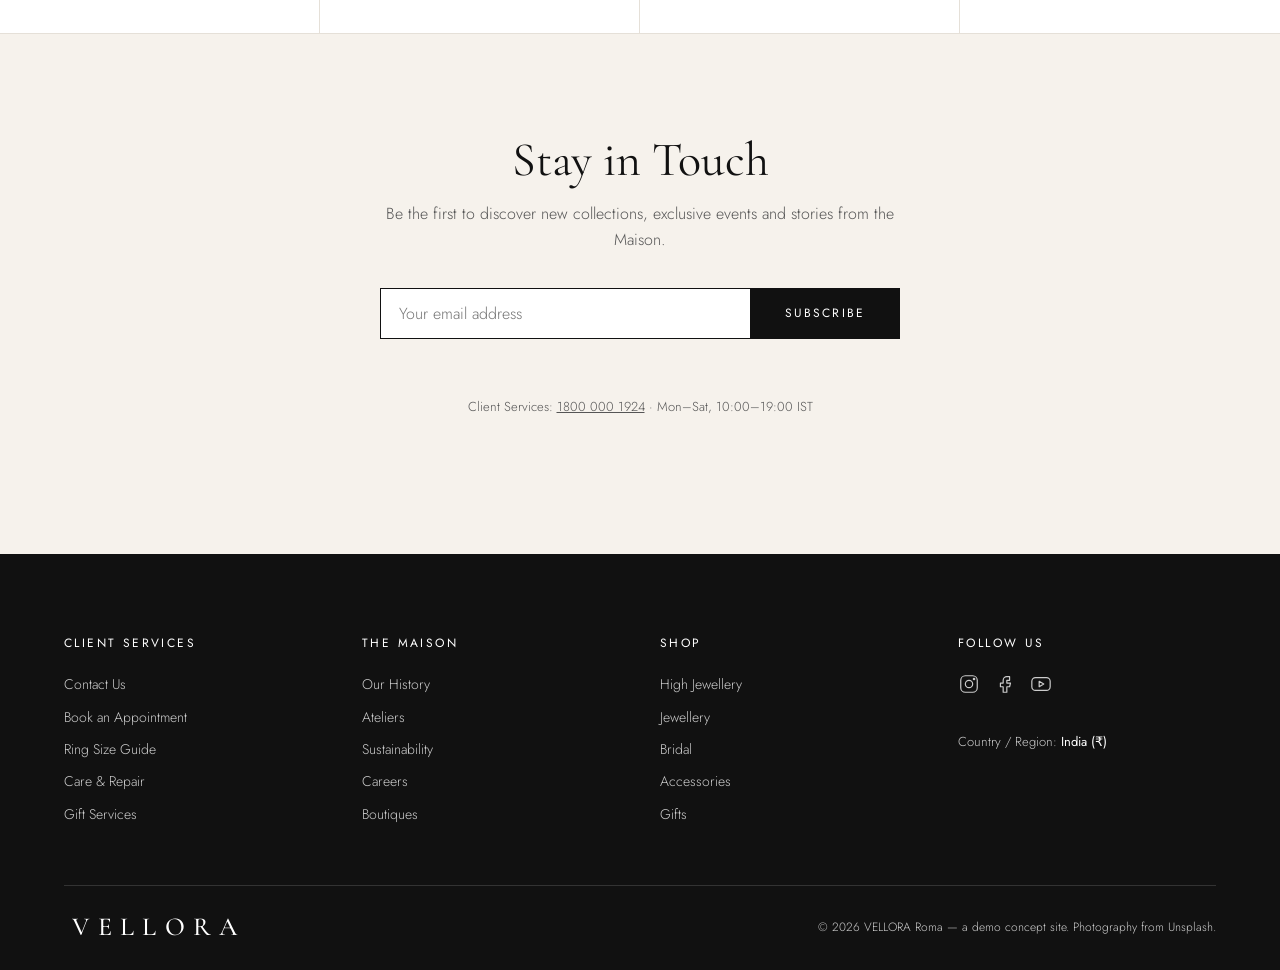
<file: gifts.html>
<!doctype html>
<html lang="en">
<head>
  <meta charset="utf-8">
  <meta name="viewport" content="width=device-width, initial-scale=1">
  <title>Gifts | VELLORA Roma</title>
  <meta name="description" content="Gifts for her, for him and for every occasion, with signature packaging.">
  <link rel="preconnect" href="https://fonts.googleapis.com">
  <link rel="preconnect" href="https://fonts.gstatic.com" crossorigin>
  <link href="https://fonts.googleapis.com/css2?family=Cormorant+Garamond:ital,wght@0,400;0,500;0,600;1,400&family=Jost:wght@300;400;500&display=swap" rel="stylesheet">
  <link rel="stylesheet" href="styles.css">
</head>
<body data-page="gifts">
  <main id="page"></main>
  <script src="data.js"></script>
  <script src="site.js"></script>
</body>
</html>
</file>
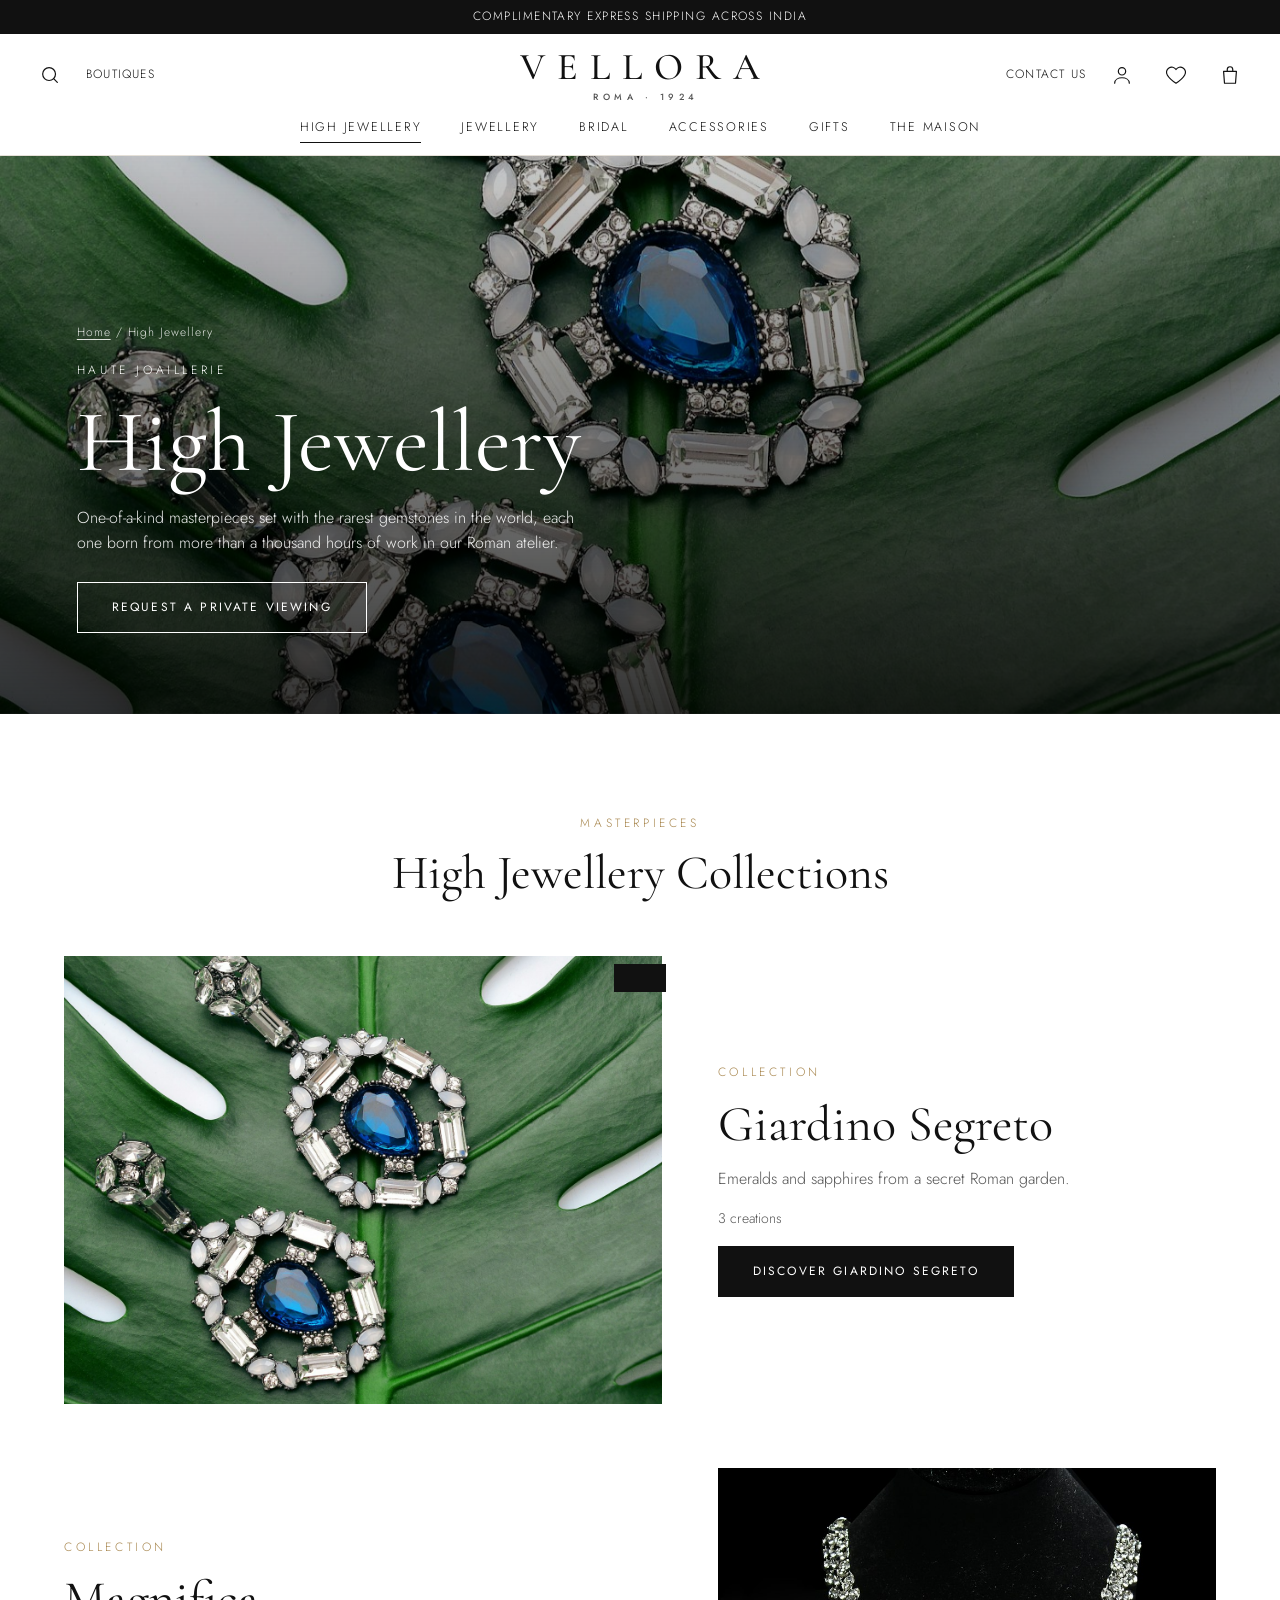
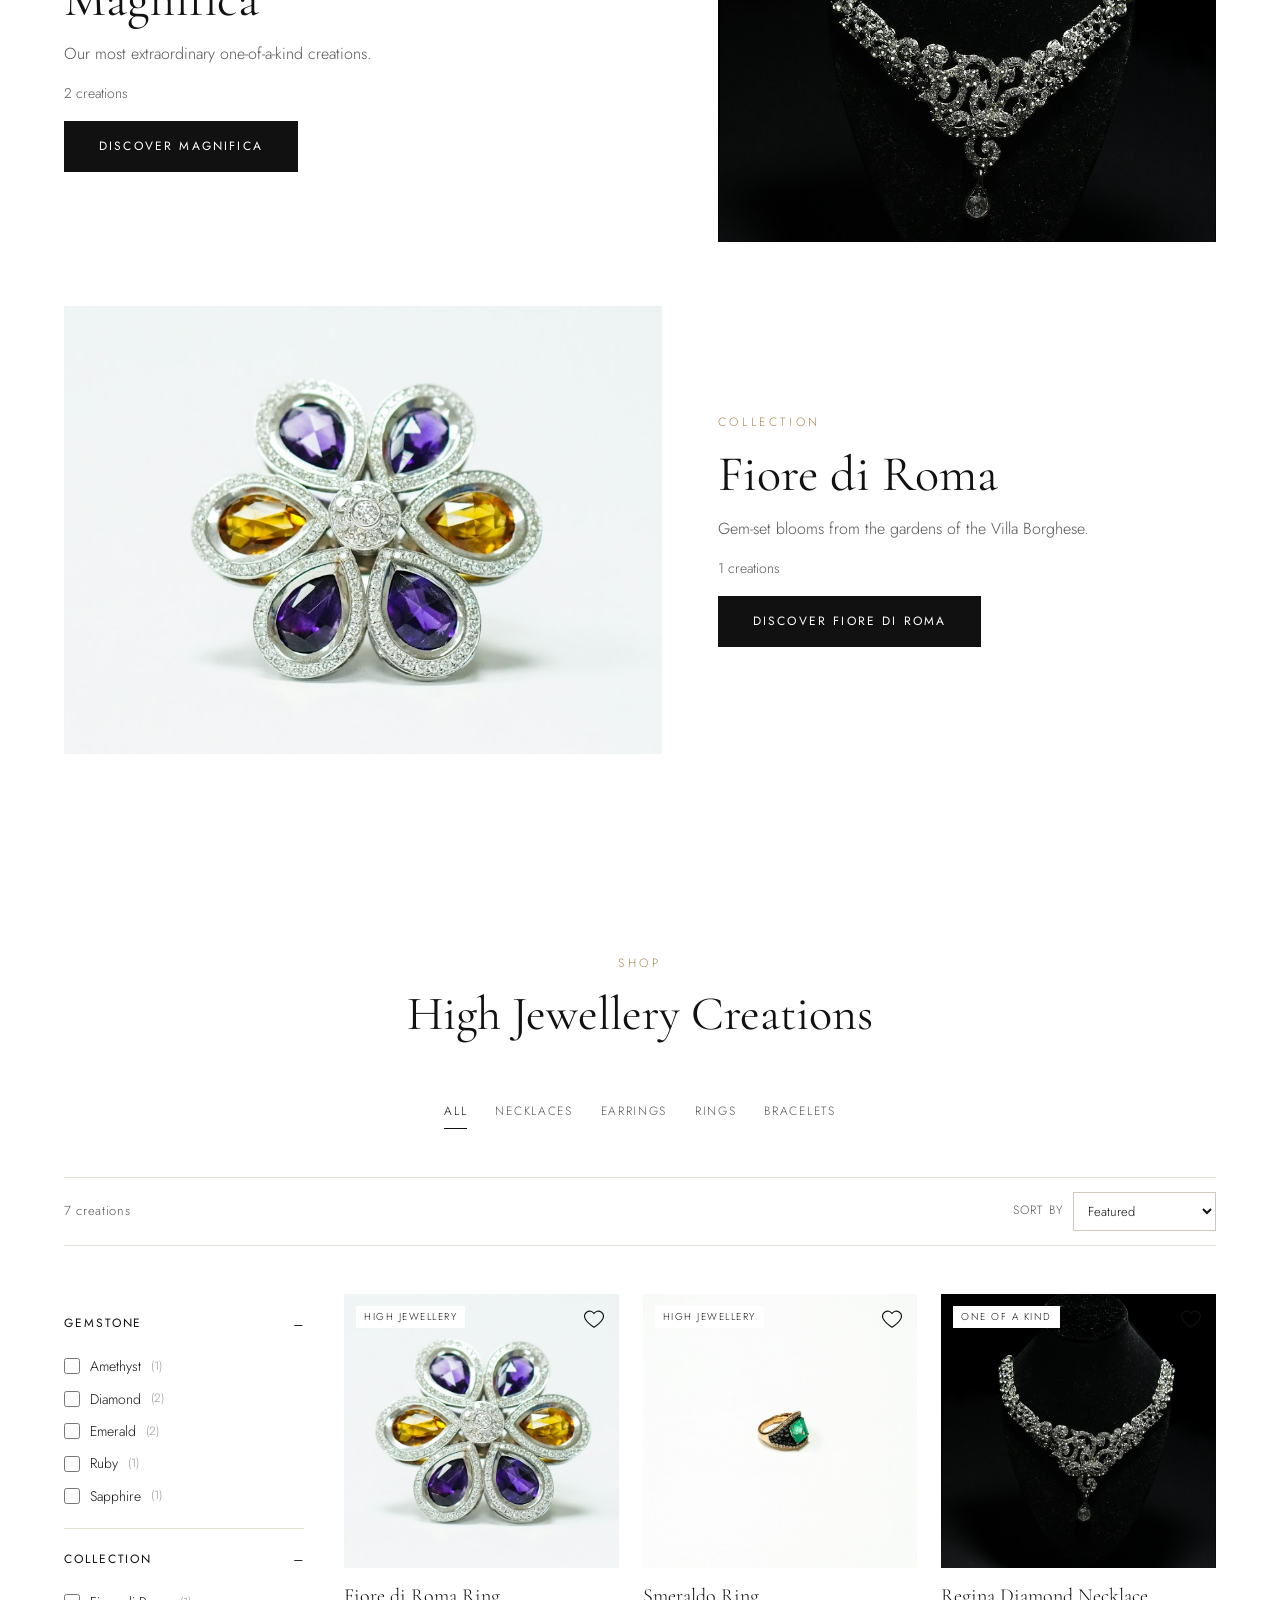
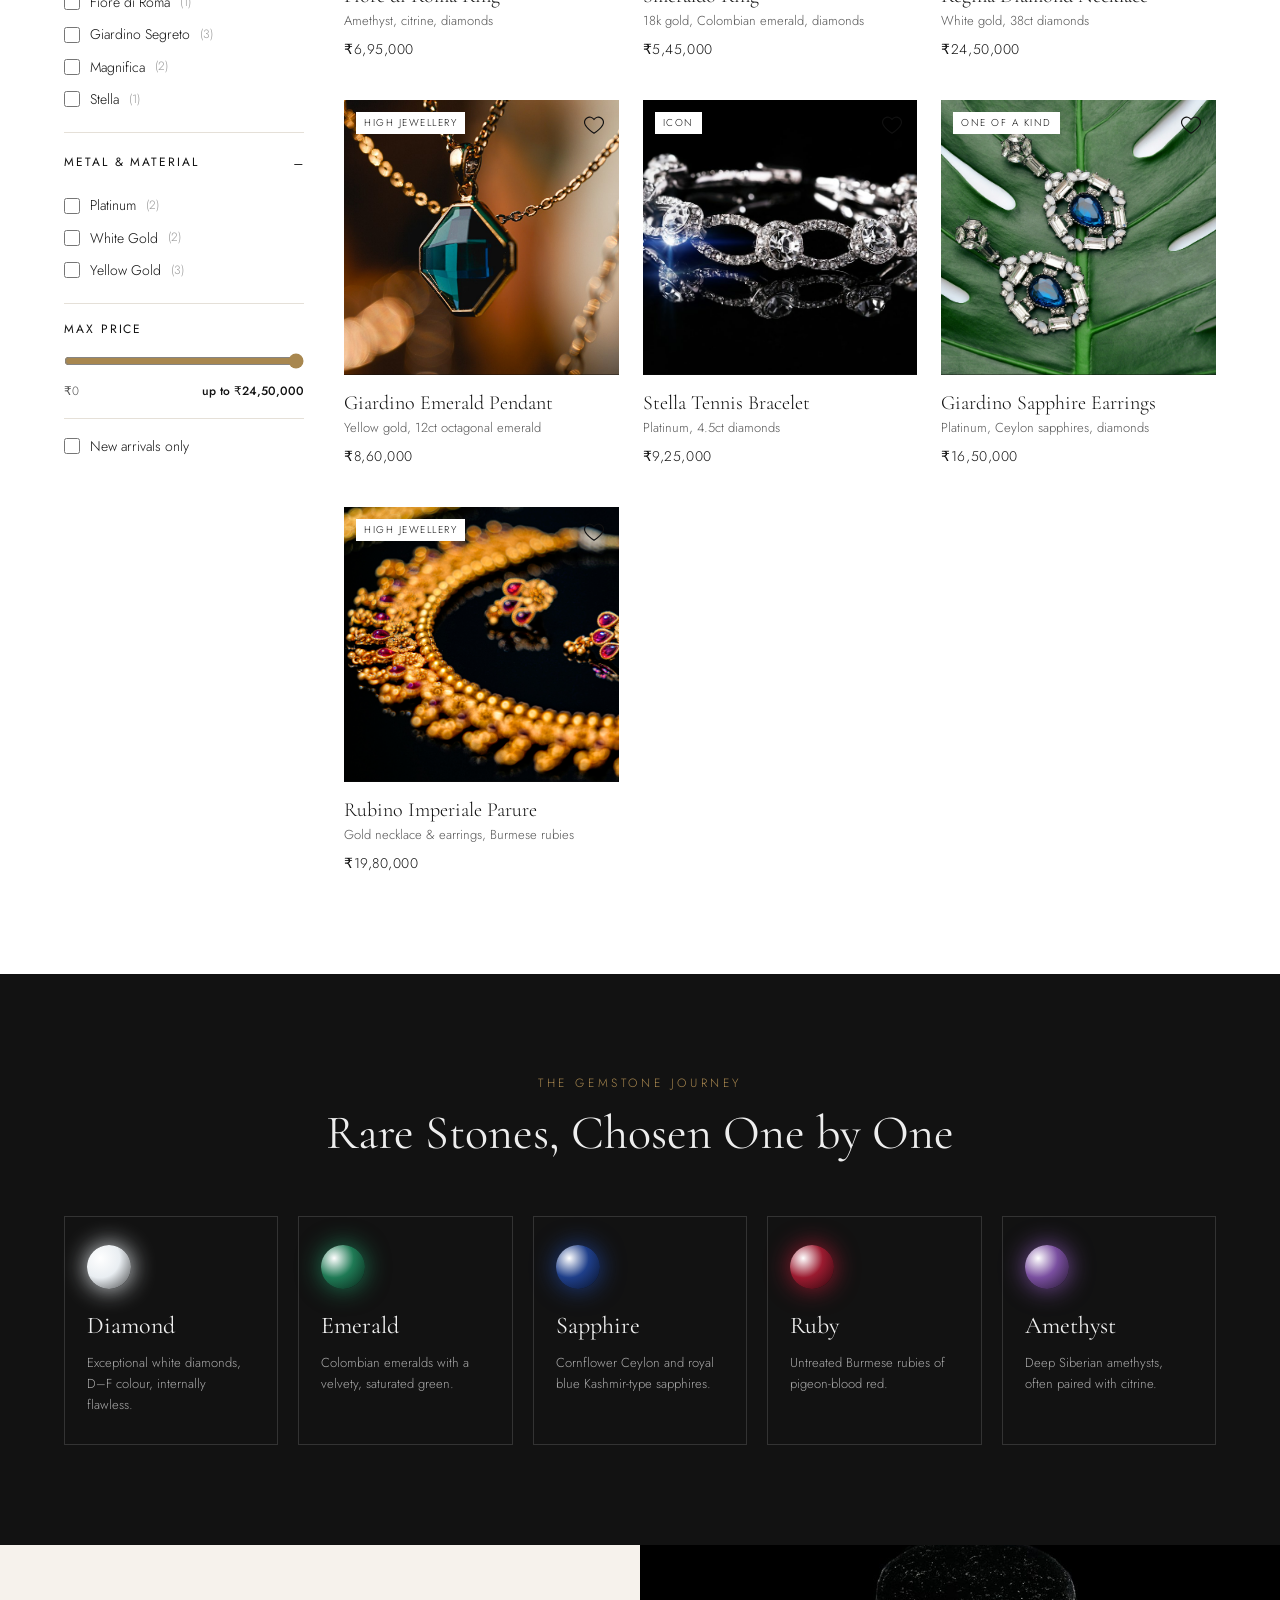
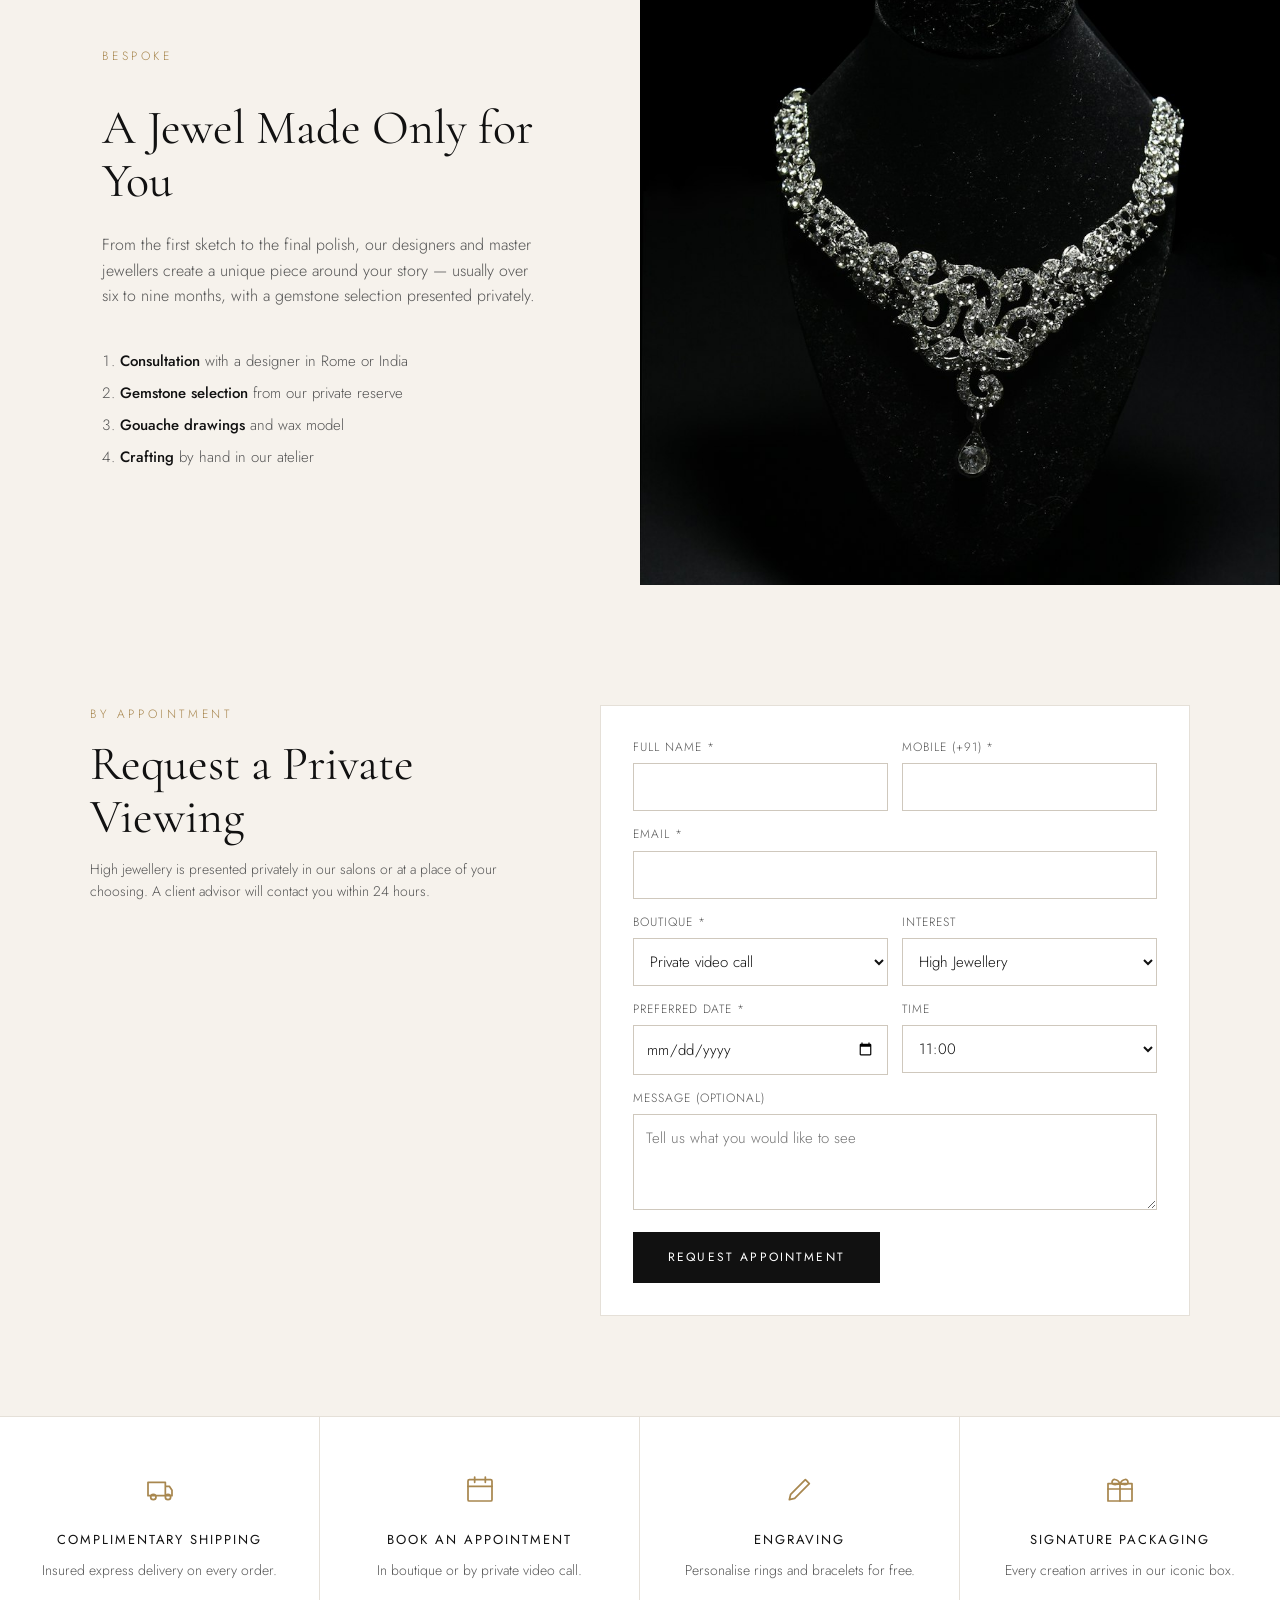
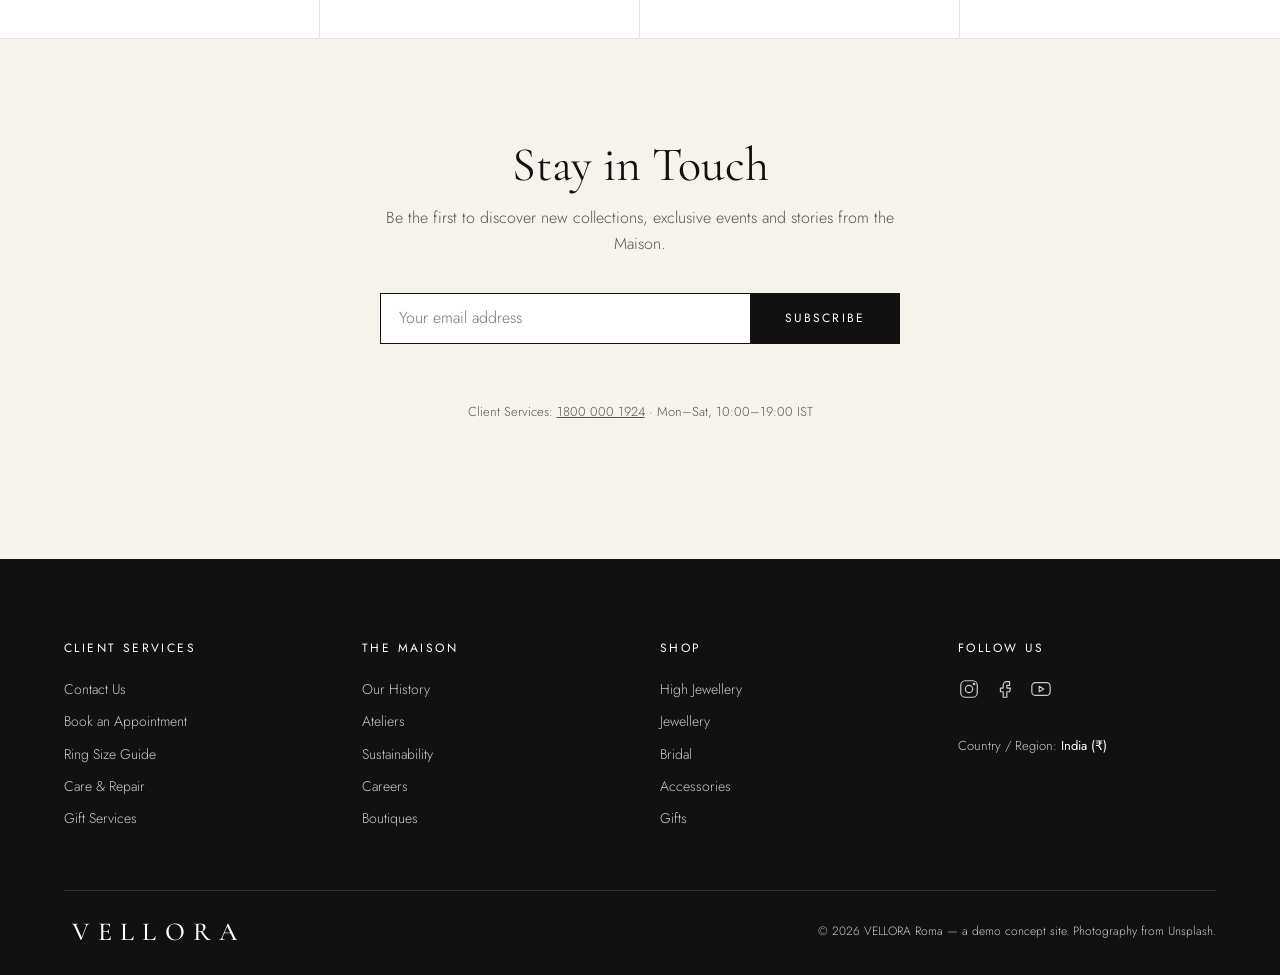
<file: high-jewellery.html>
<!doctype html>
<html lang="en">
<head>
  <meta charset="utf-8">
  <meta name="viewport" content="width=device-width, initial-scale=1">
  <title>High Jewellery | VELLORA Roma</title>
  <meta name="description" content="One-of-a-kind high jewellery masterpieces set with rare gemstones.">
  <link rel="preconnect" href="https://fonts.googleapis.com">
  <link rel="preconnect" href="https://fonts.gstatic.com" crossorigin>
  <link href="https://fonts.googleapis.com/css2?family=Cormorant+Garamond:ital,wght@0,400;0,500;0,600;1,400&family=Jost:wght@300;400;500&display=swap" rel="stylesheet">
  <link rel="stylesheet" href="styles.css">
</head>
<body data-page="high">
  <main id="page"></main>
  <script src="data.js"></script>
  <script src="site.js"></script>
</body>
</html>
</file>
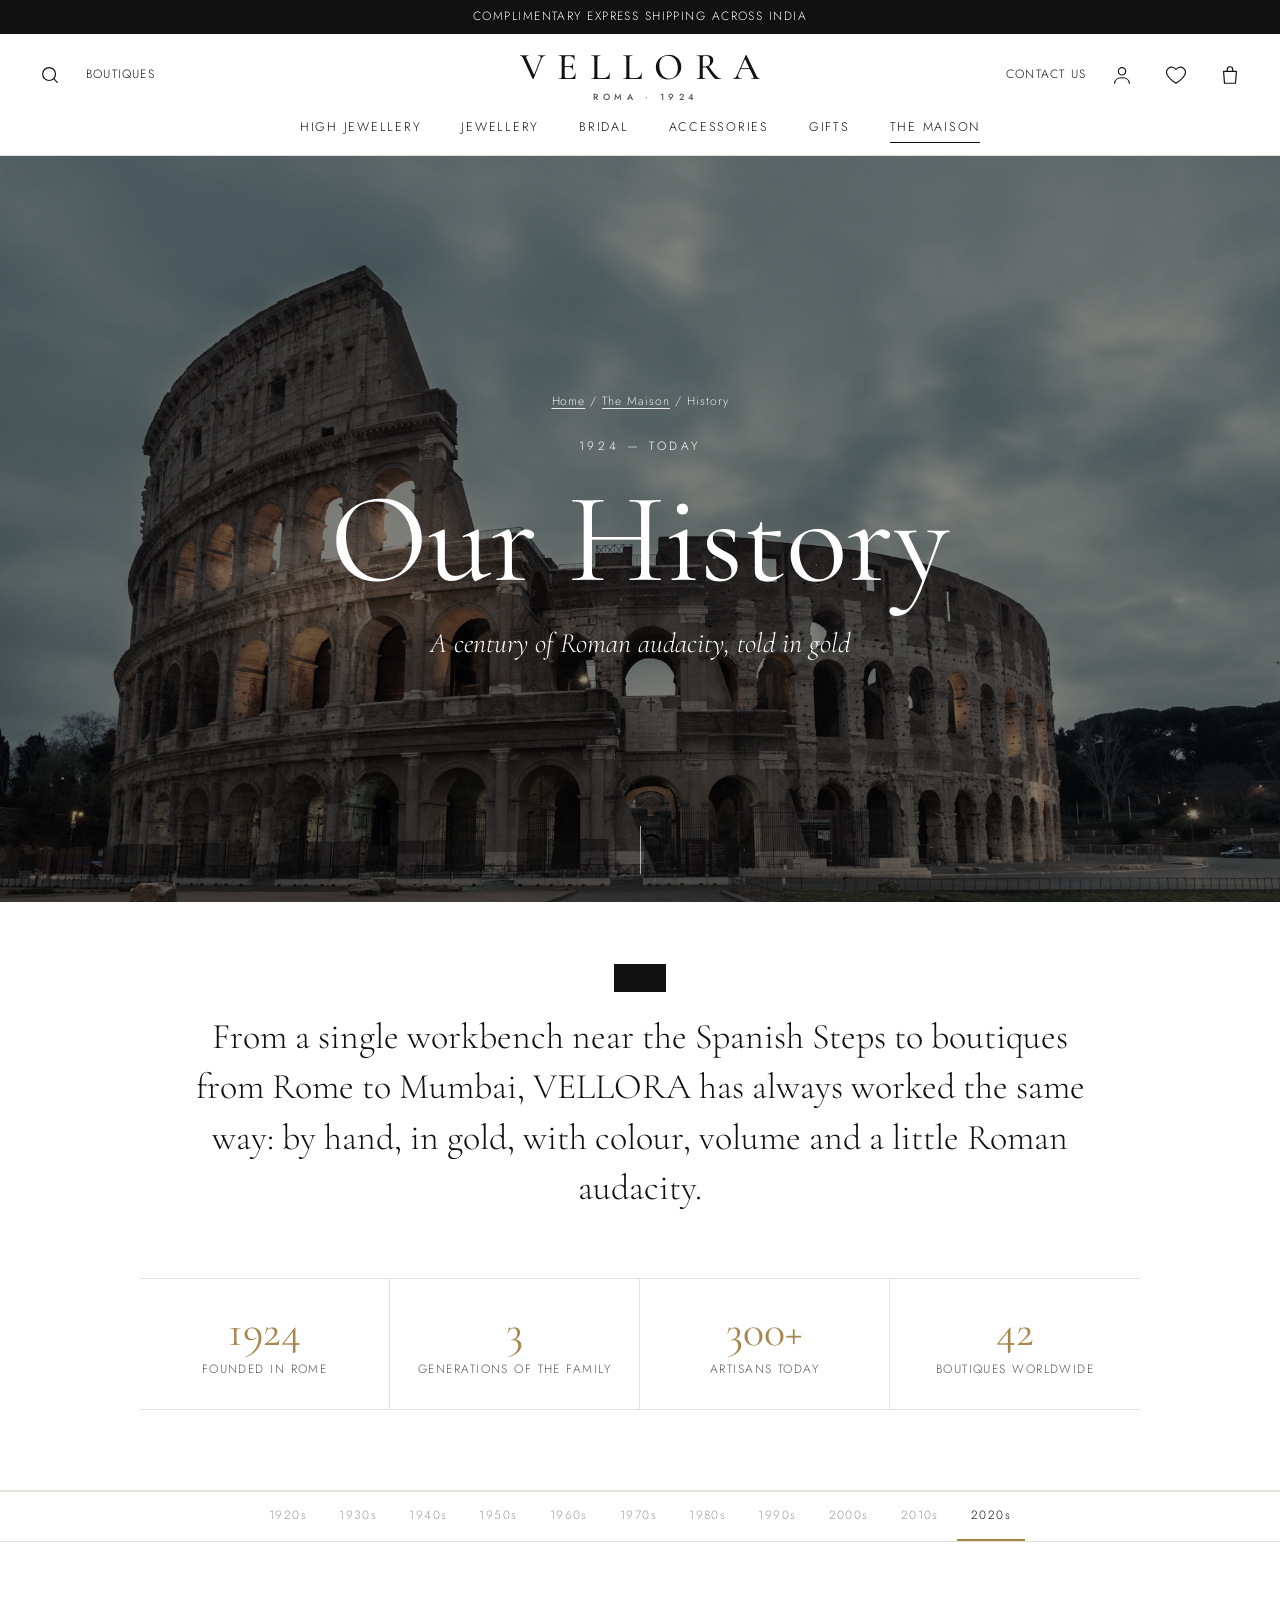
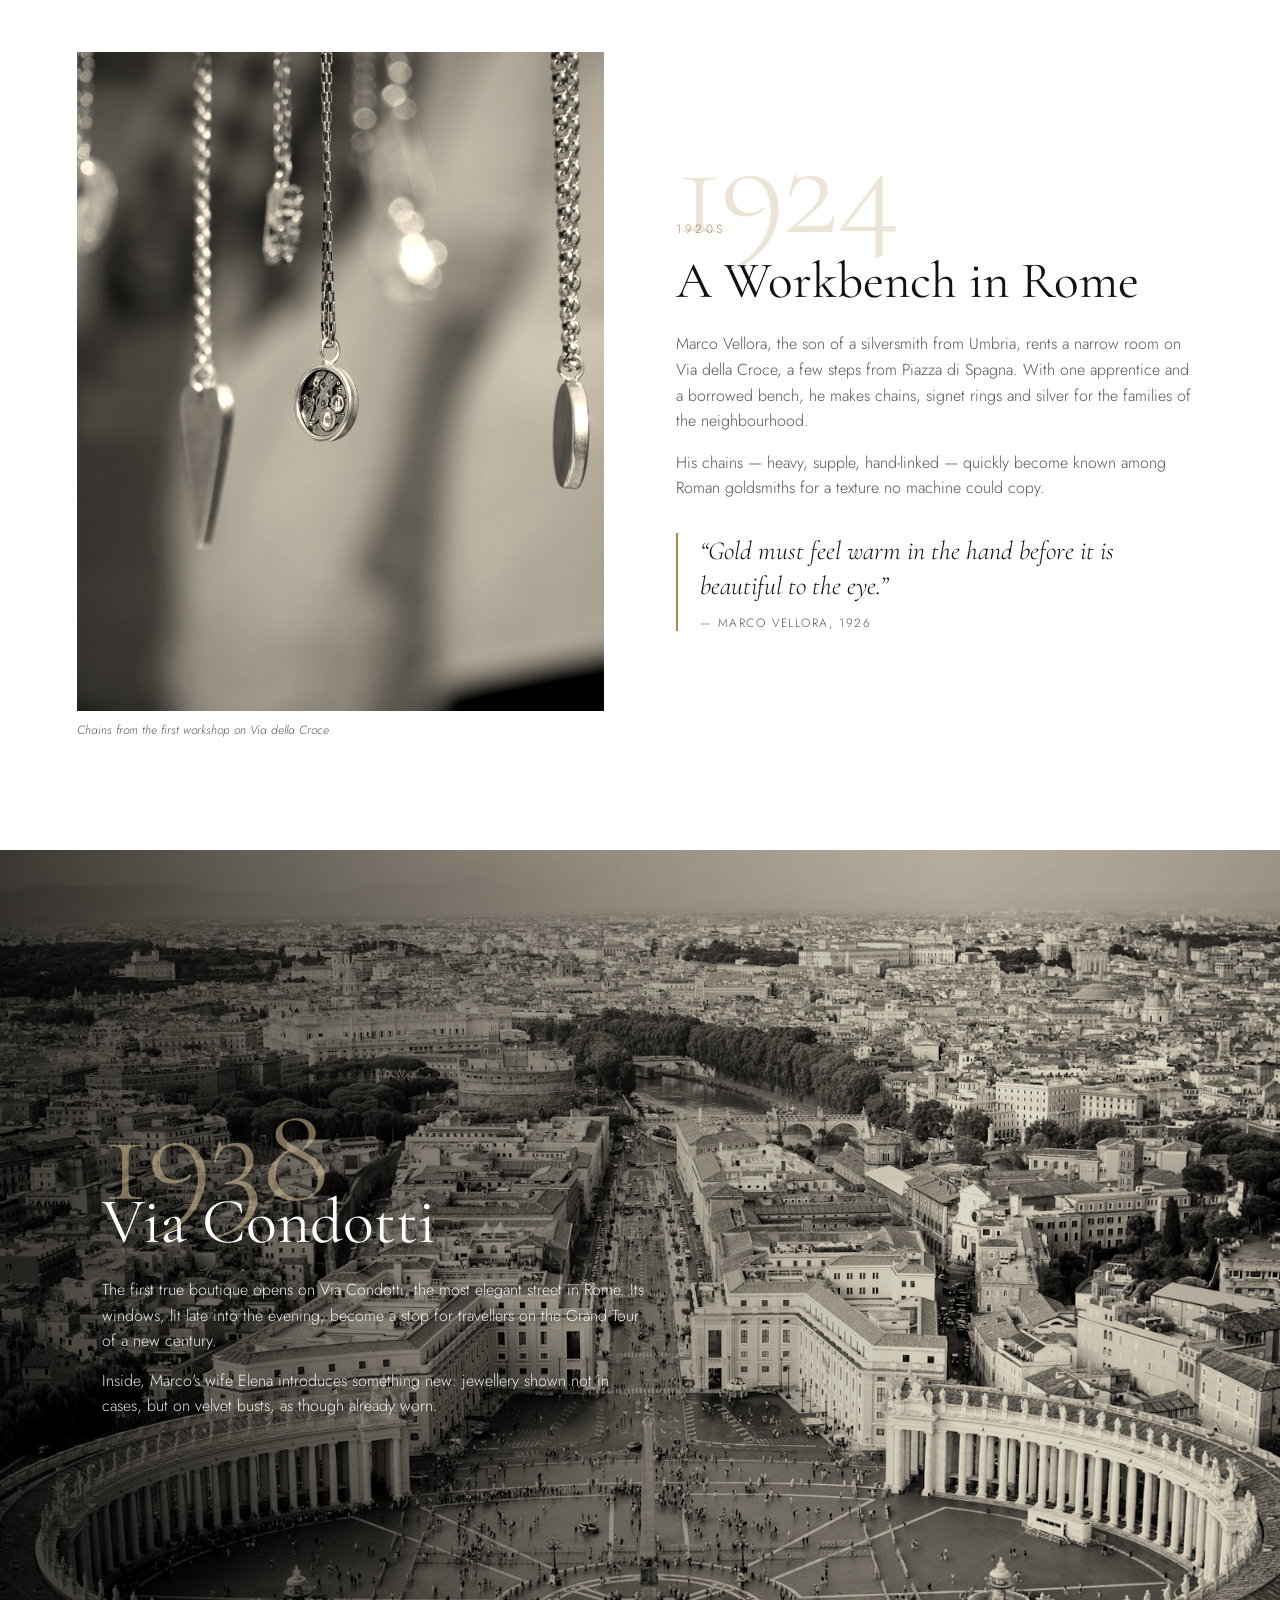
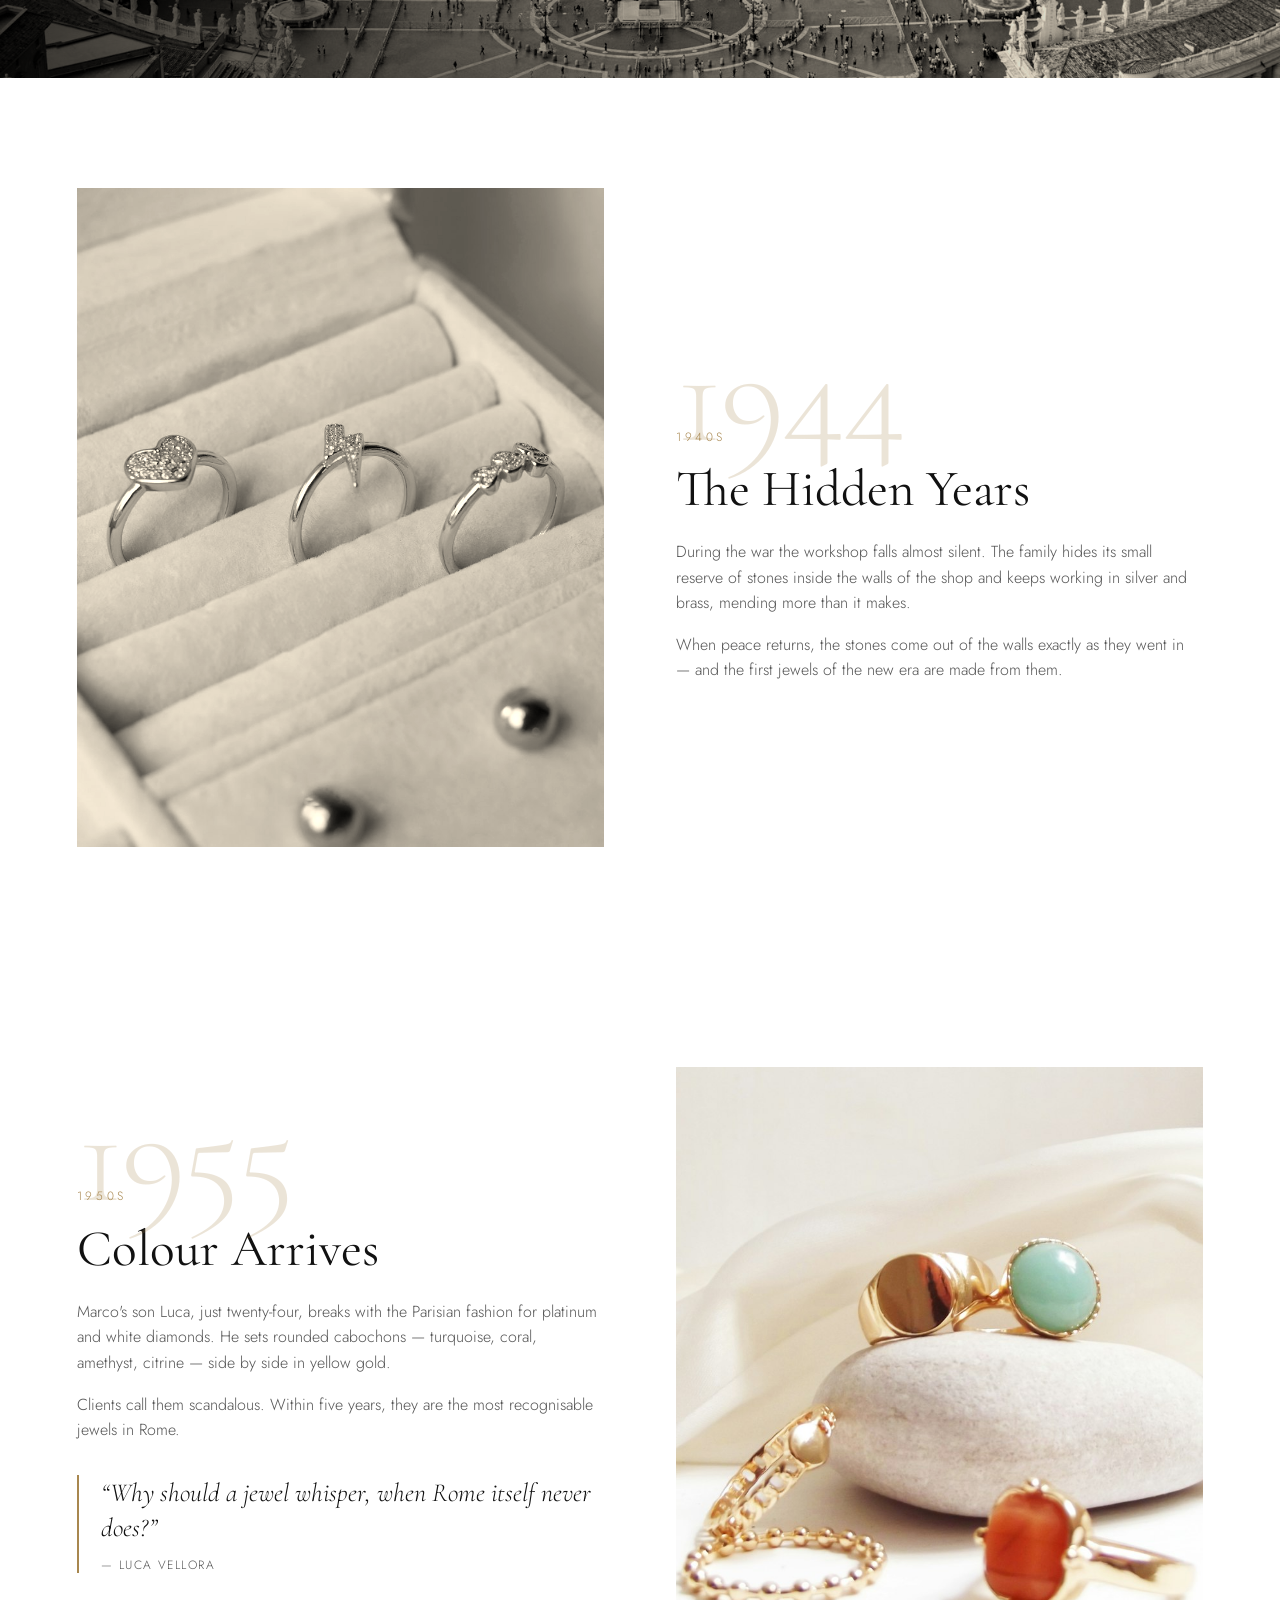
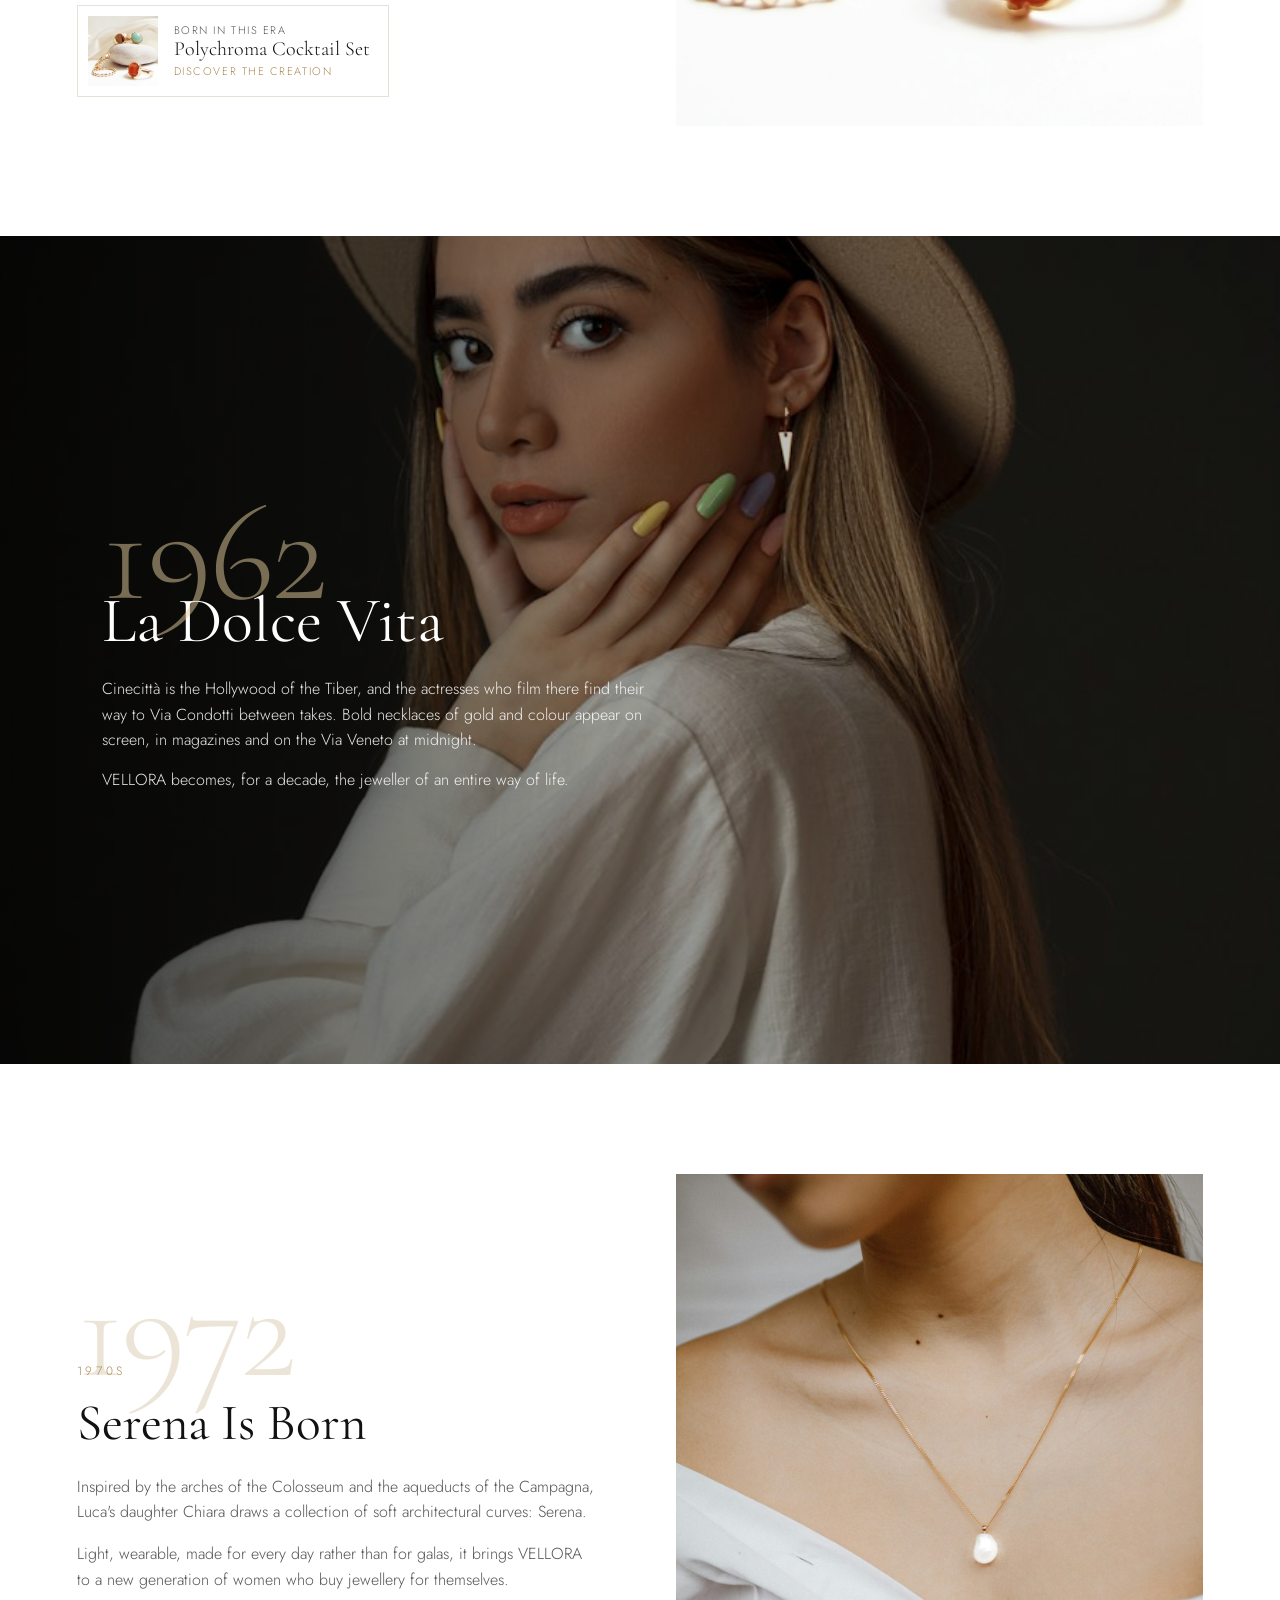
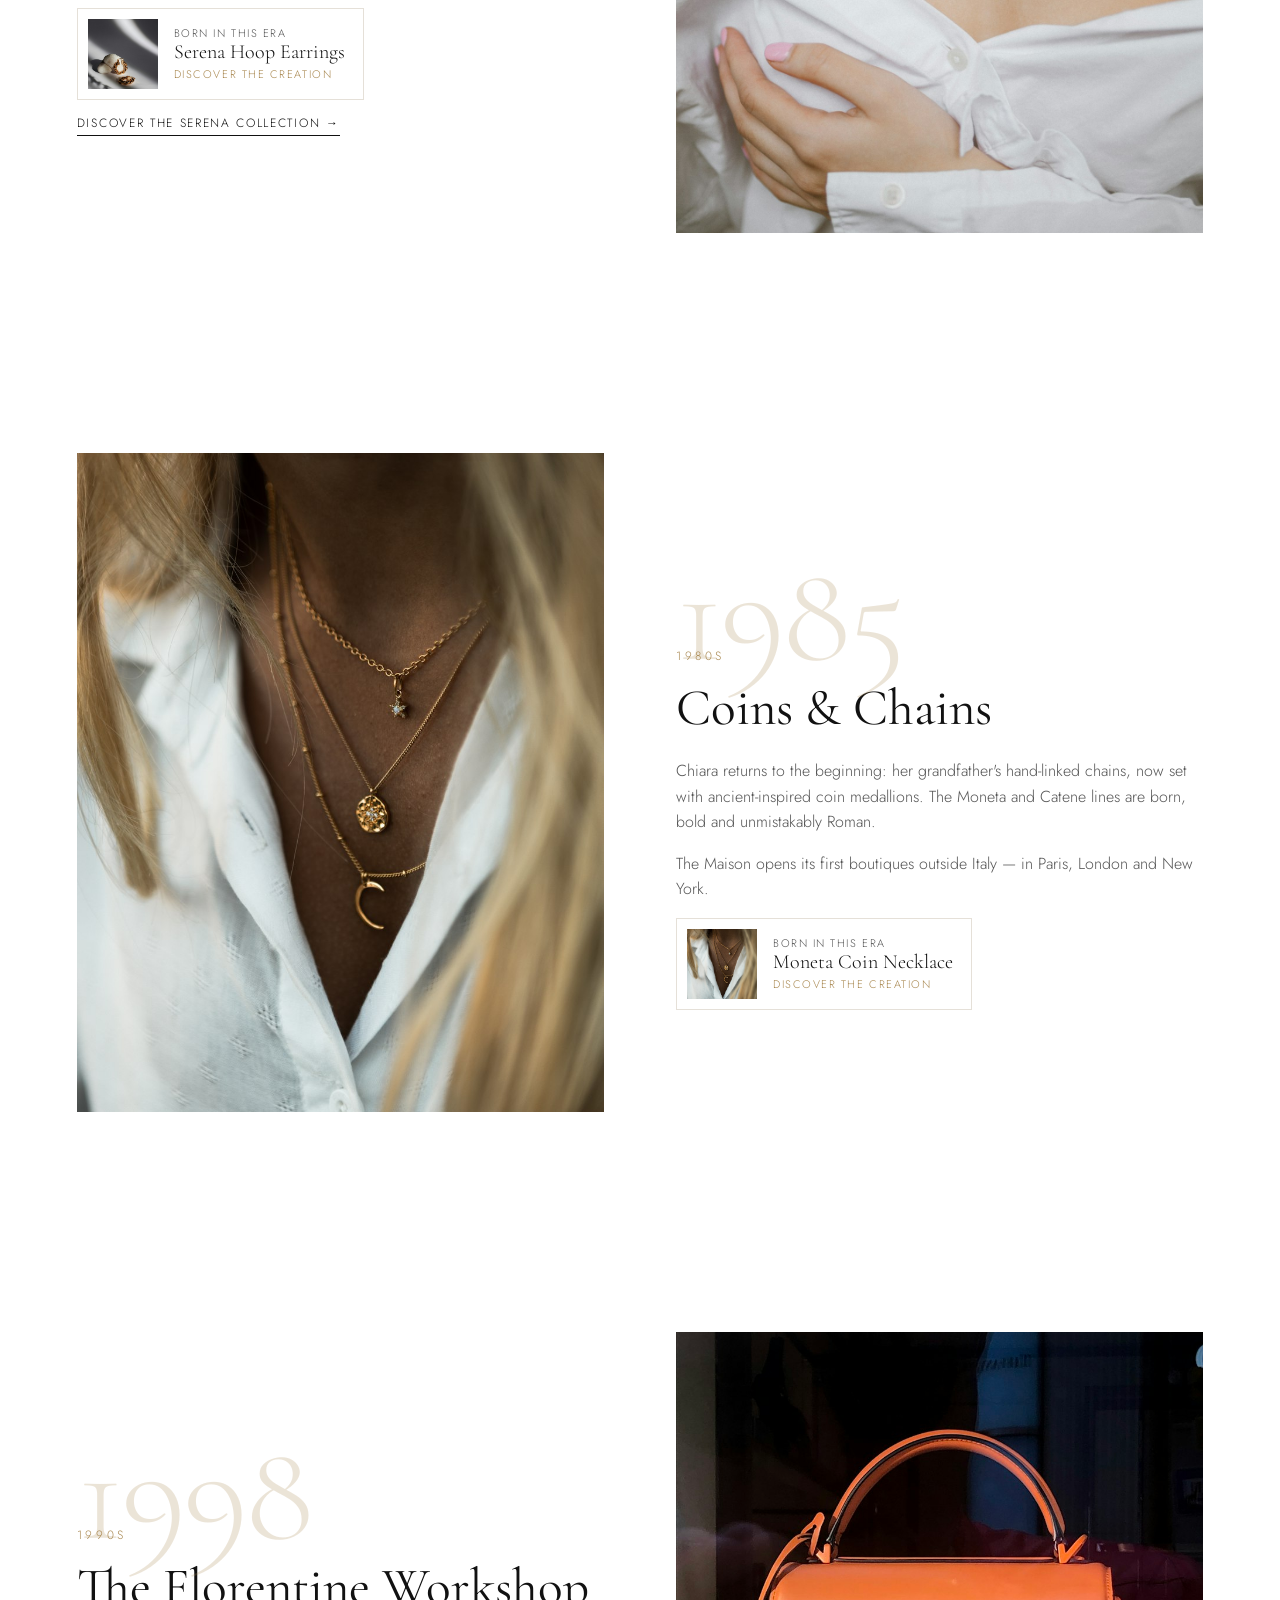
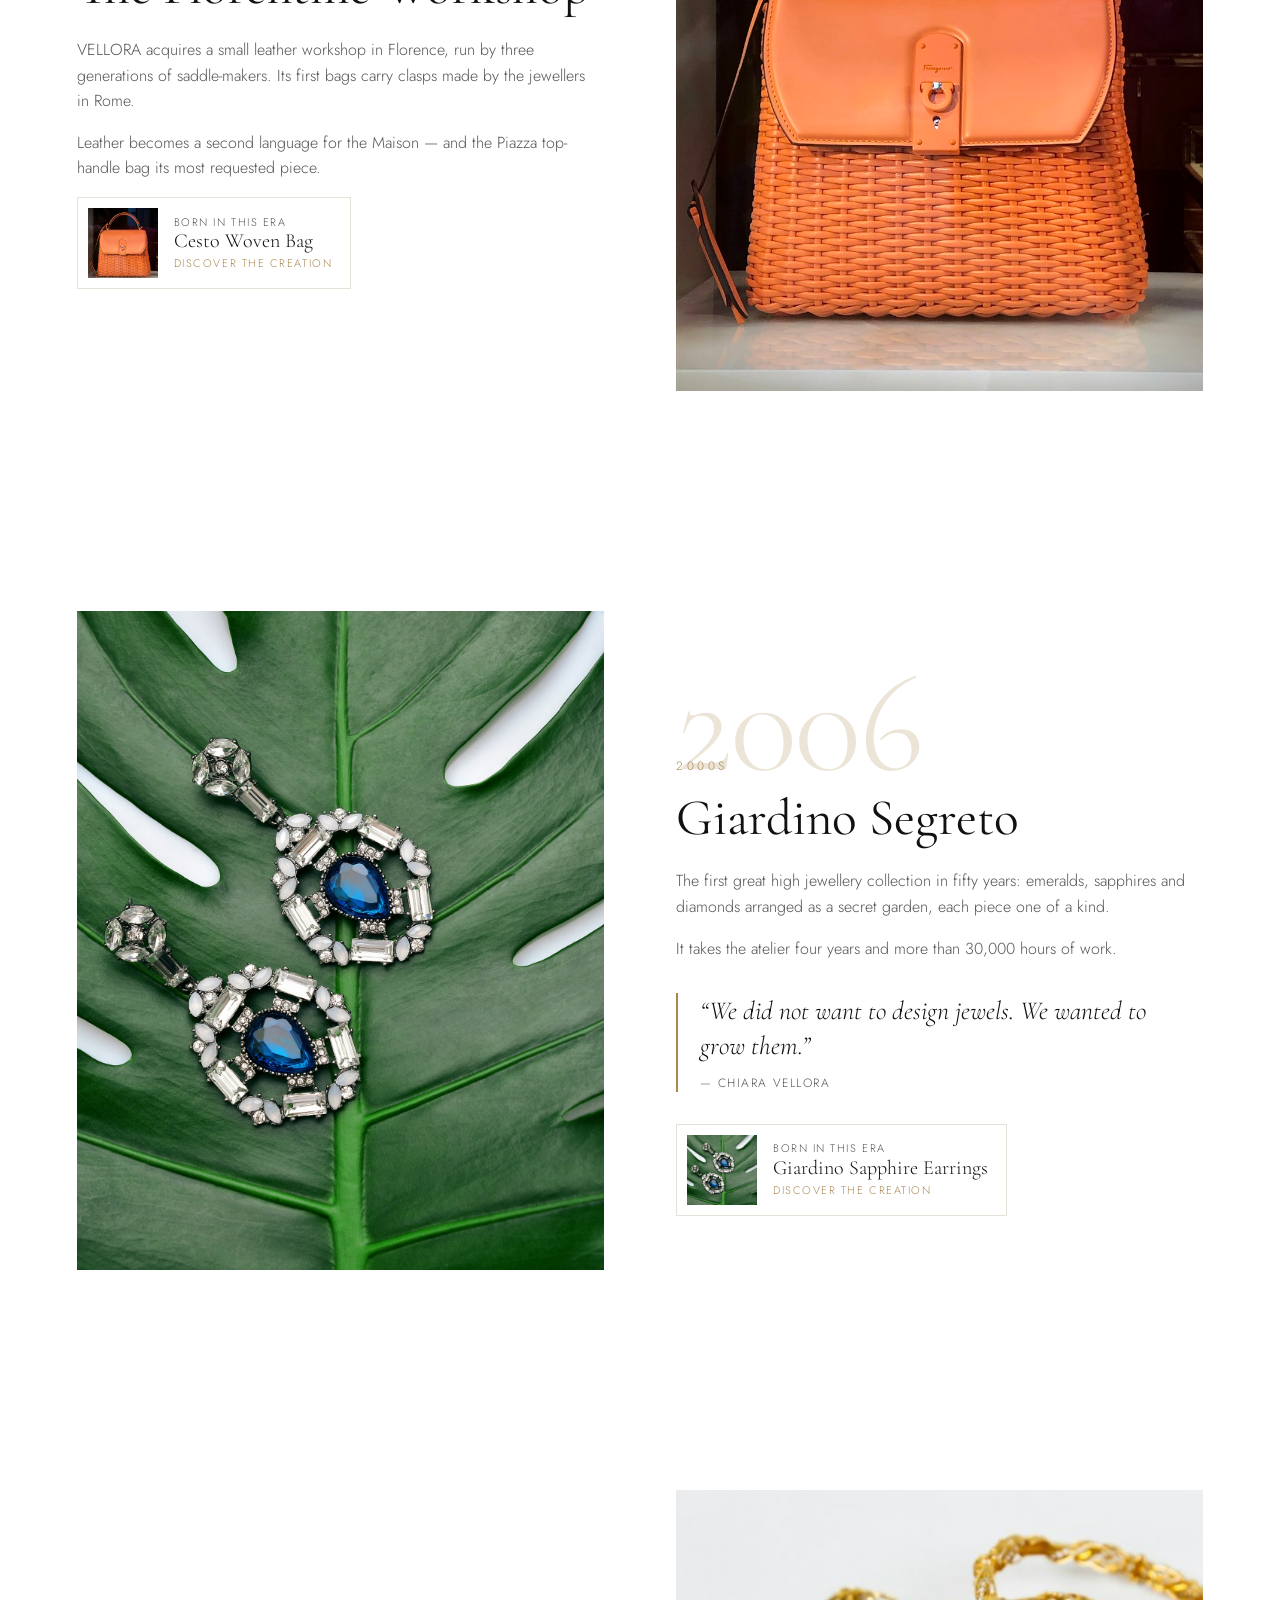
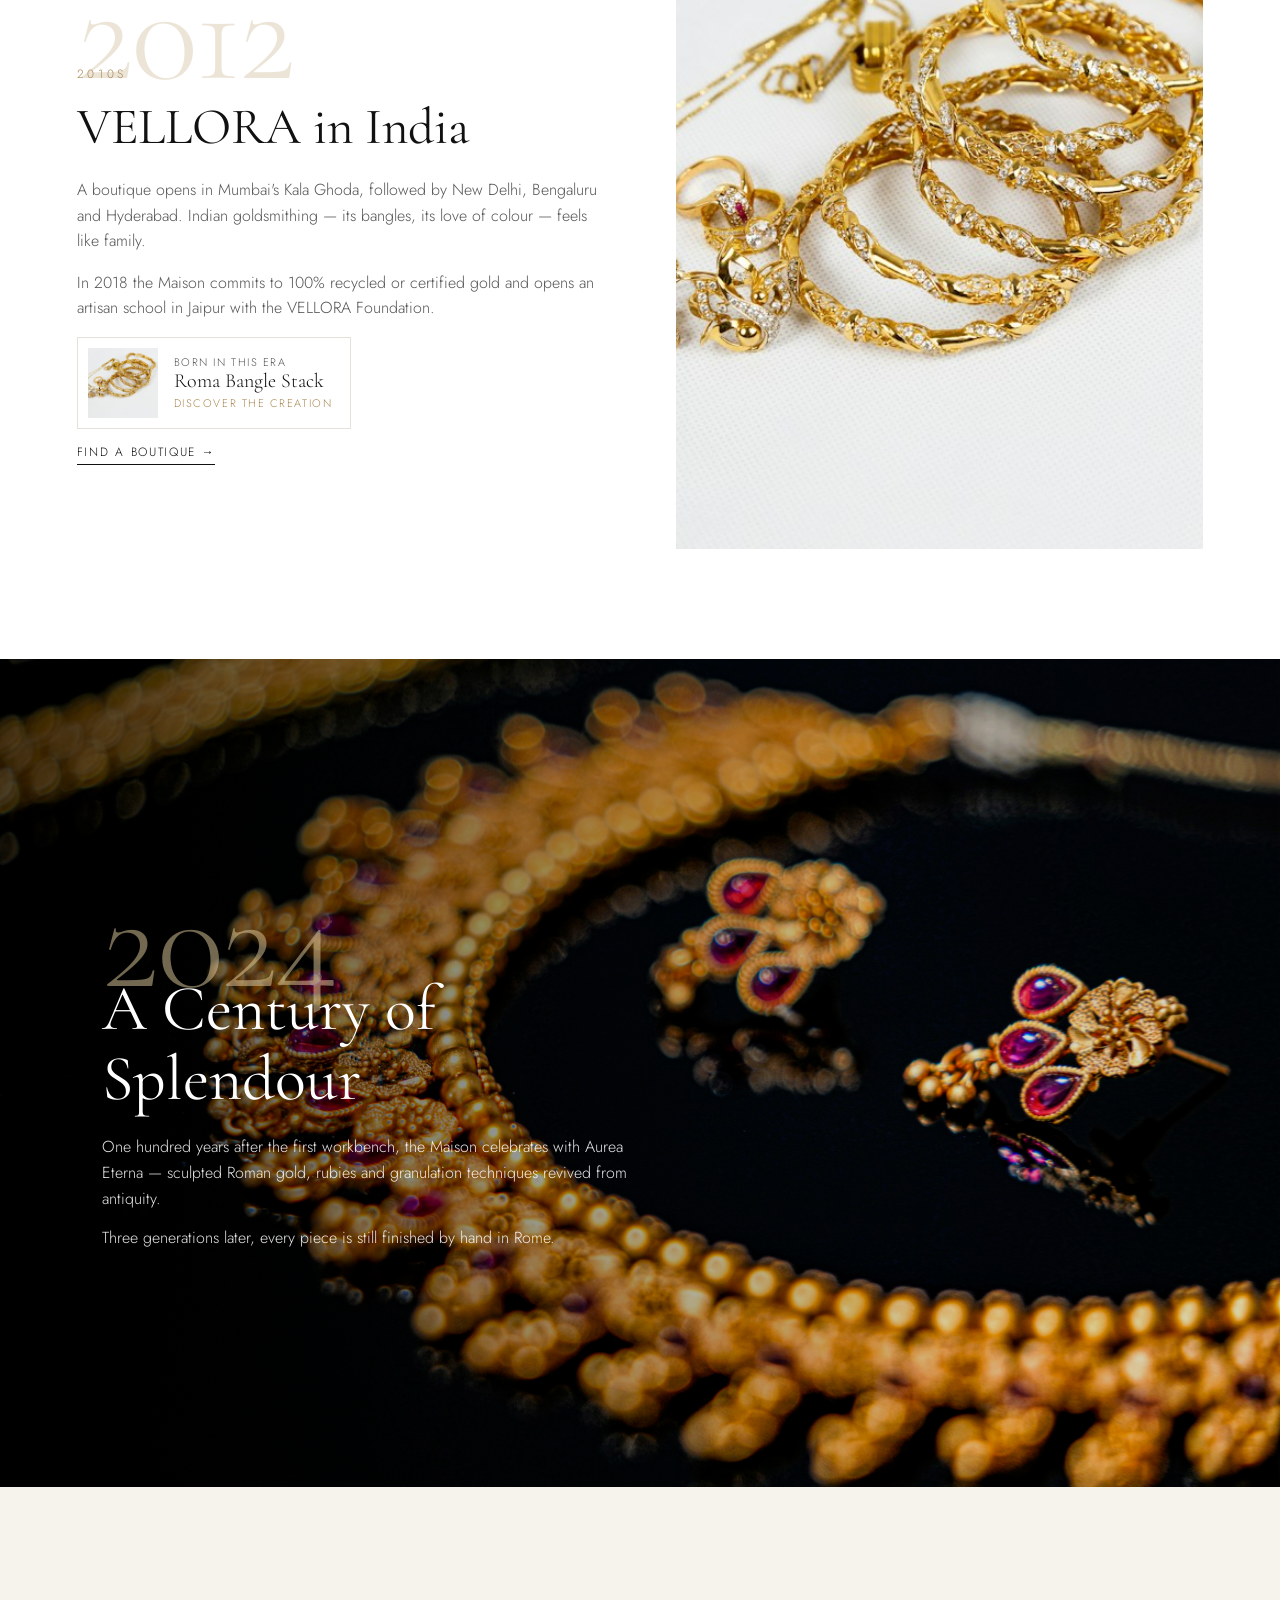
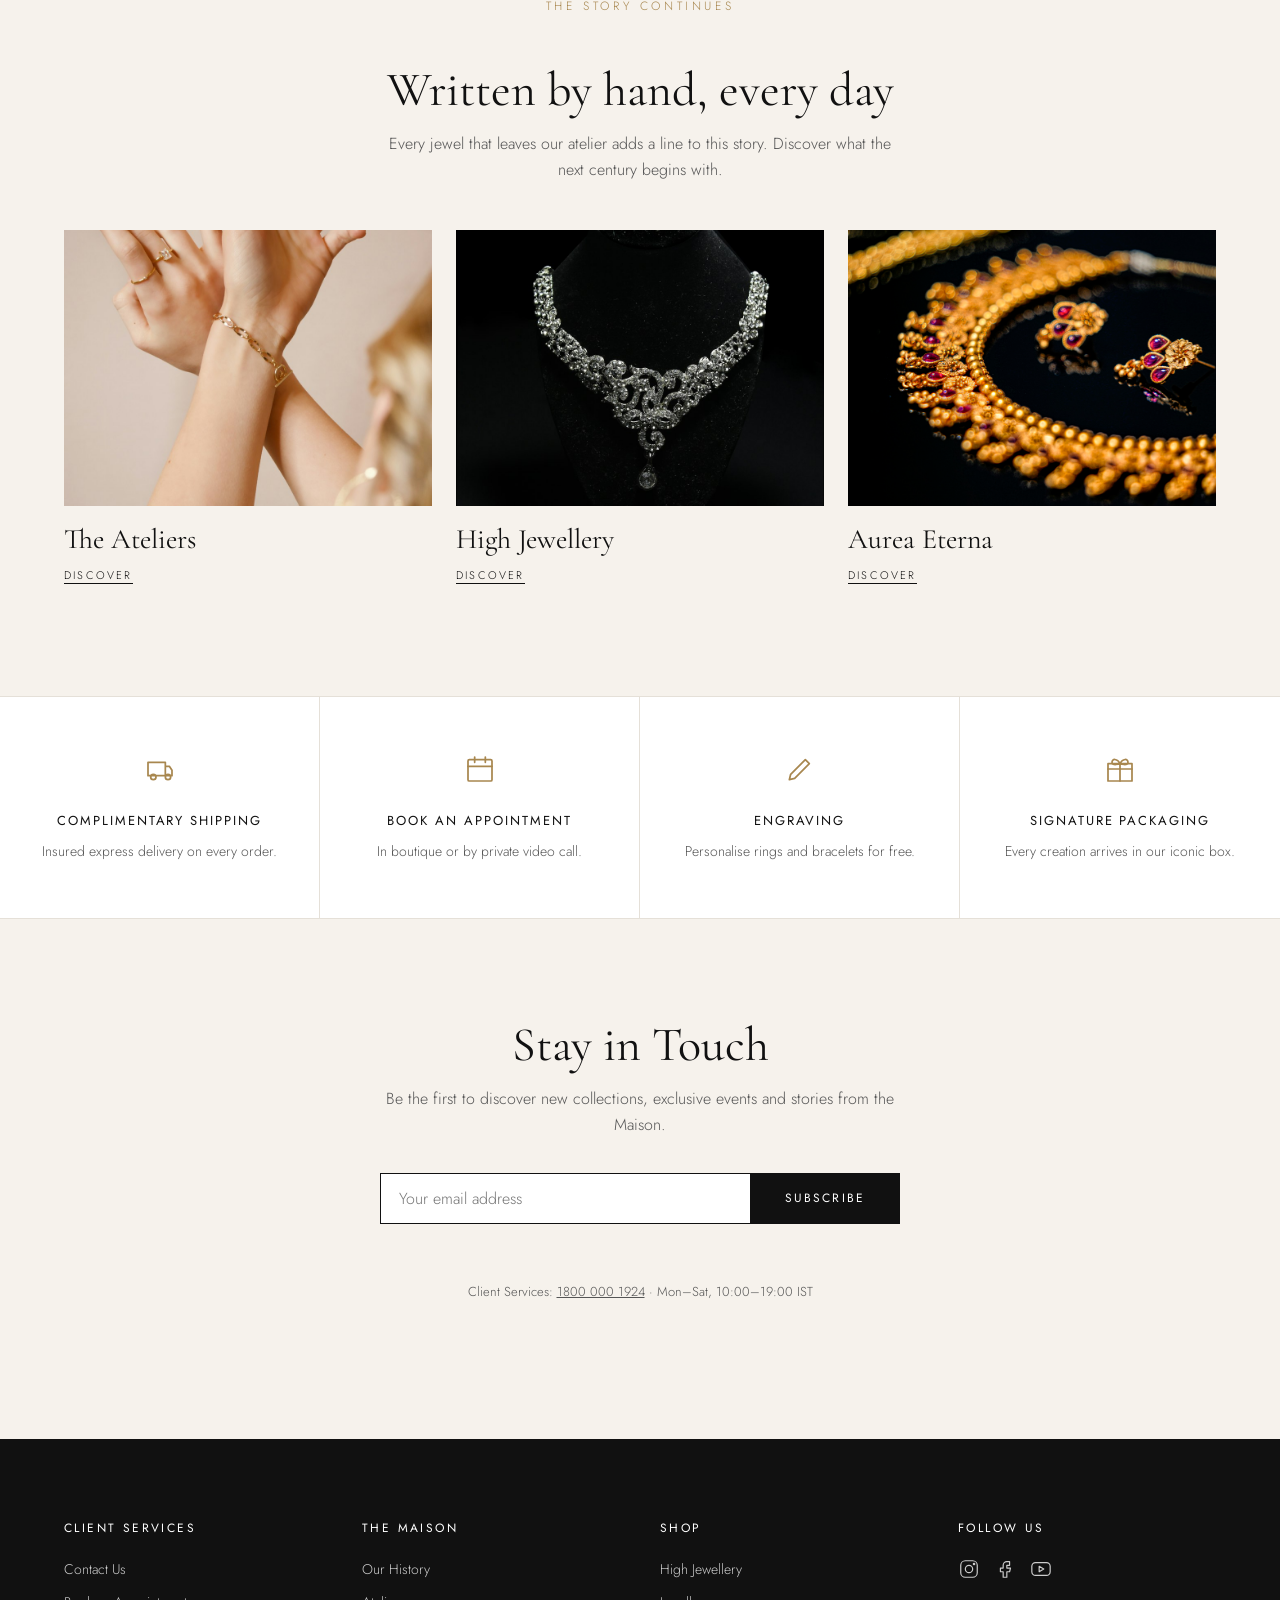
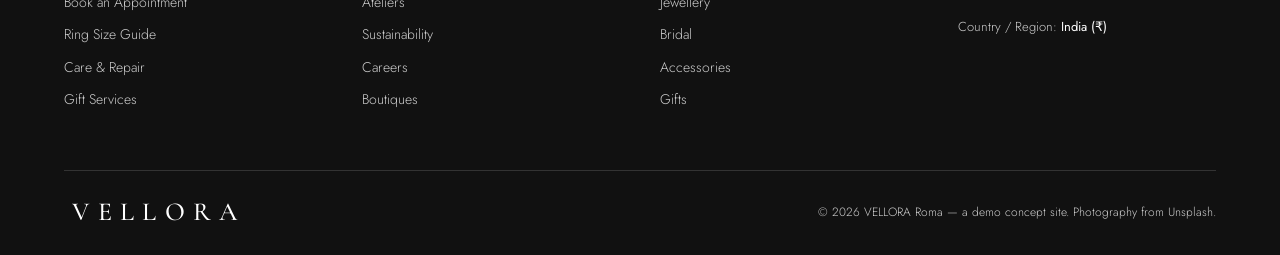
<file: history.html>
<!doctype html>
<html lang="en">
<head>
  <meta charset="utf-8">
  <meta name="viewport" content="width=device-width, initial-scale=1">
  <title>Our History | VELLORA Roma</title>
  <meta name="description" content="The history of VELLORA, from a Roman workbench in 1924 to the present day.">
  <link rel="preconnect" href="https://fonts.googleapis.com">
  <link rel="preconnect" href="https://fonts.gstatic.com" crossorigin>
  <link href="https://fonts.googleapis.com/css2?family=Cormorant+Garamond:ital,wght@0,400;0,500;0,600;1,400&family=Jost:wght@300;400;500&display=swap" rel="stylesheet">
  <link rel="stylesheet" href="styles.css">
</head>
<body data-page="history">
  <main id="page"></main>
  <script src="data.js"></script>
  <script src="site.js"></script>
</body>
</html>
</file>
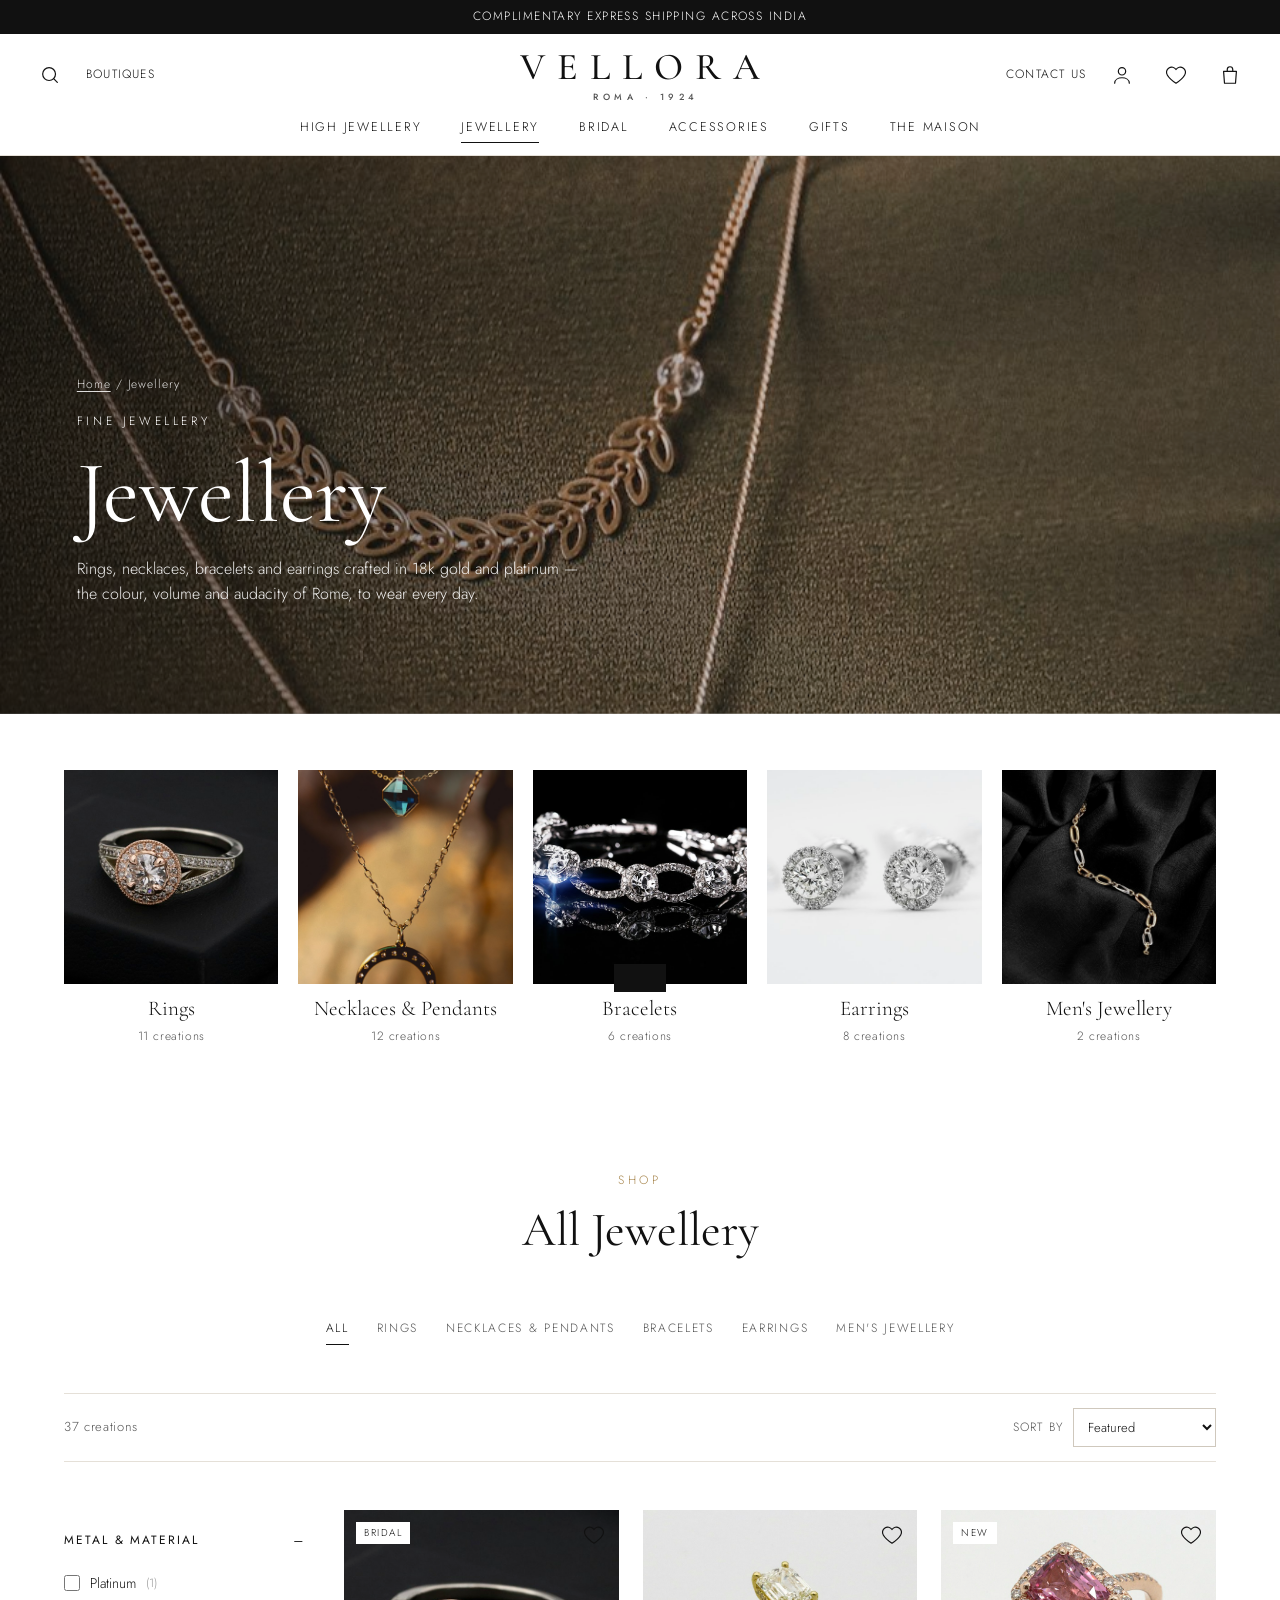
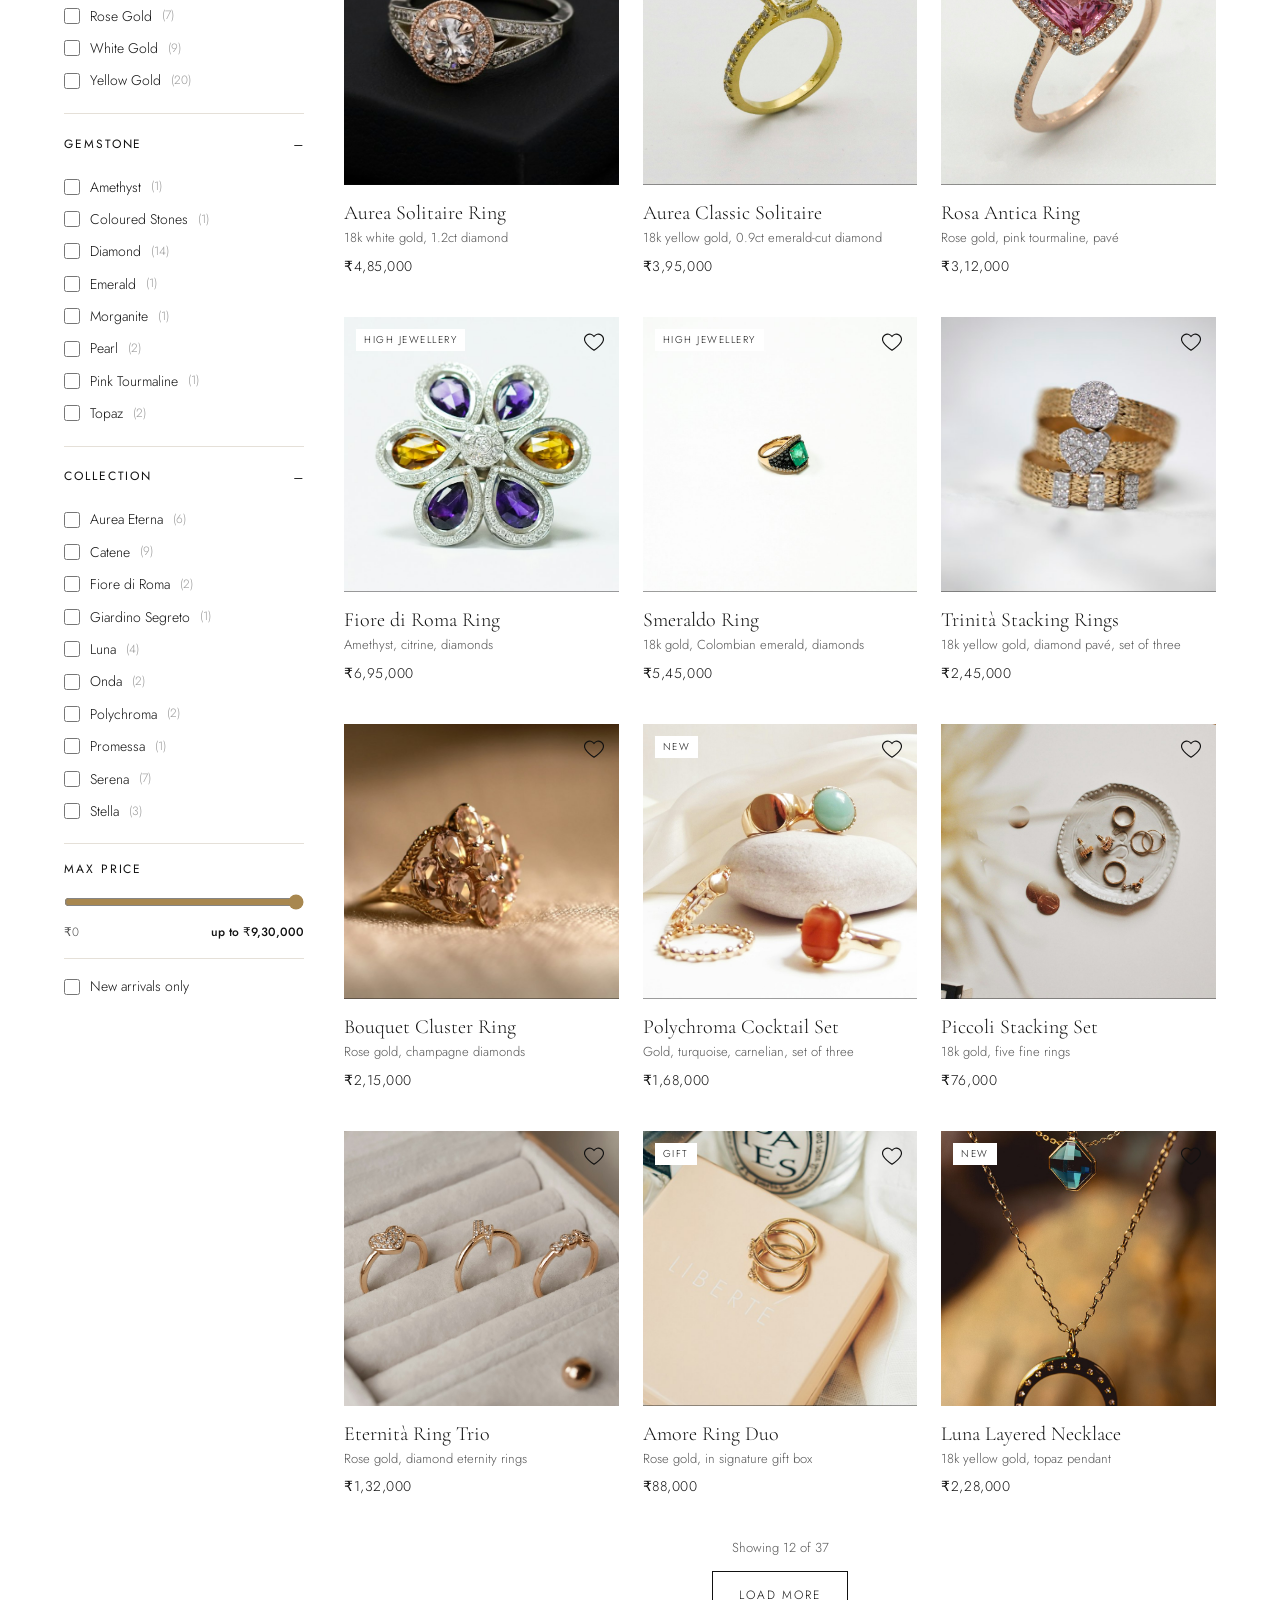
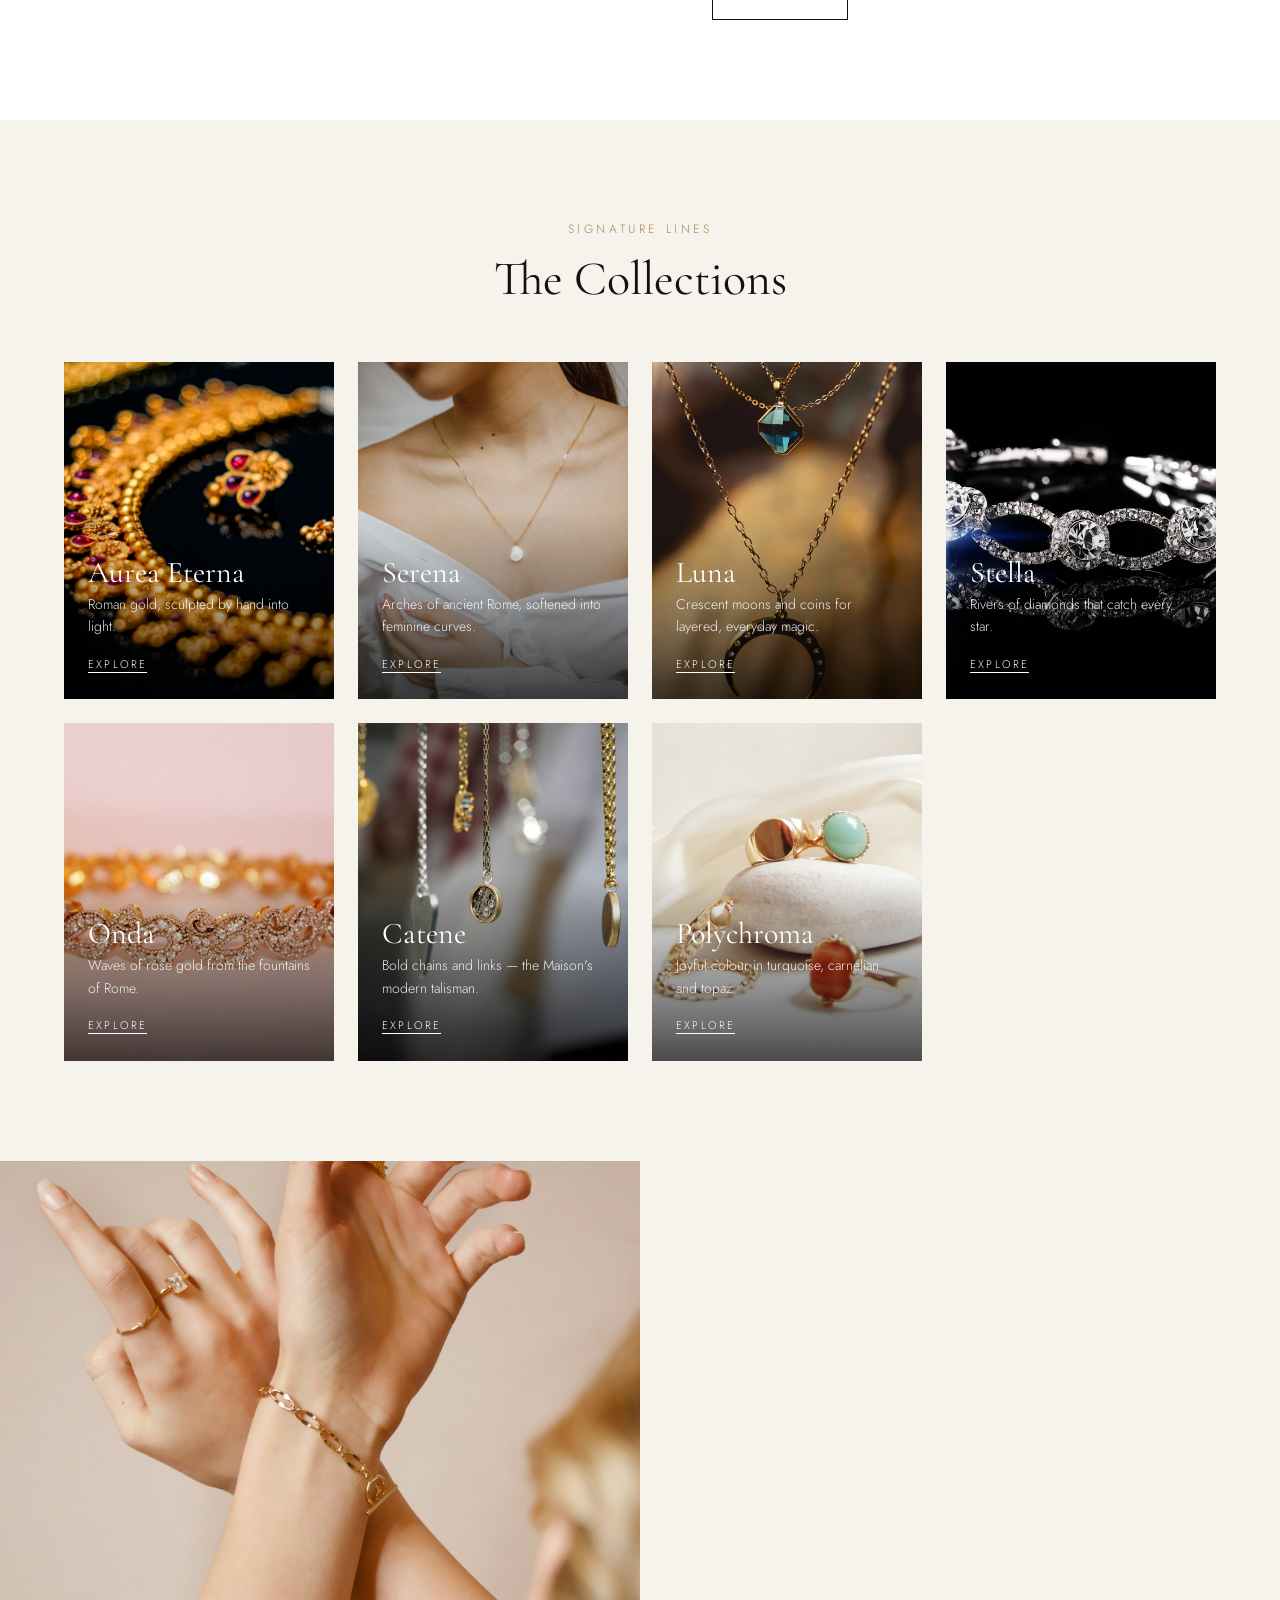
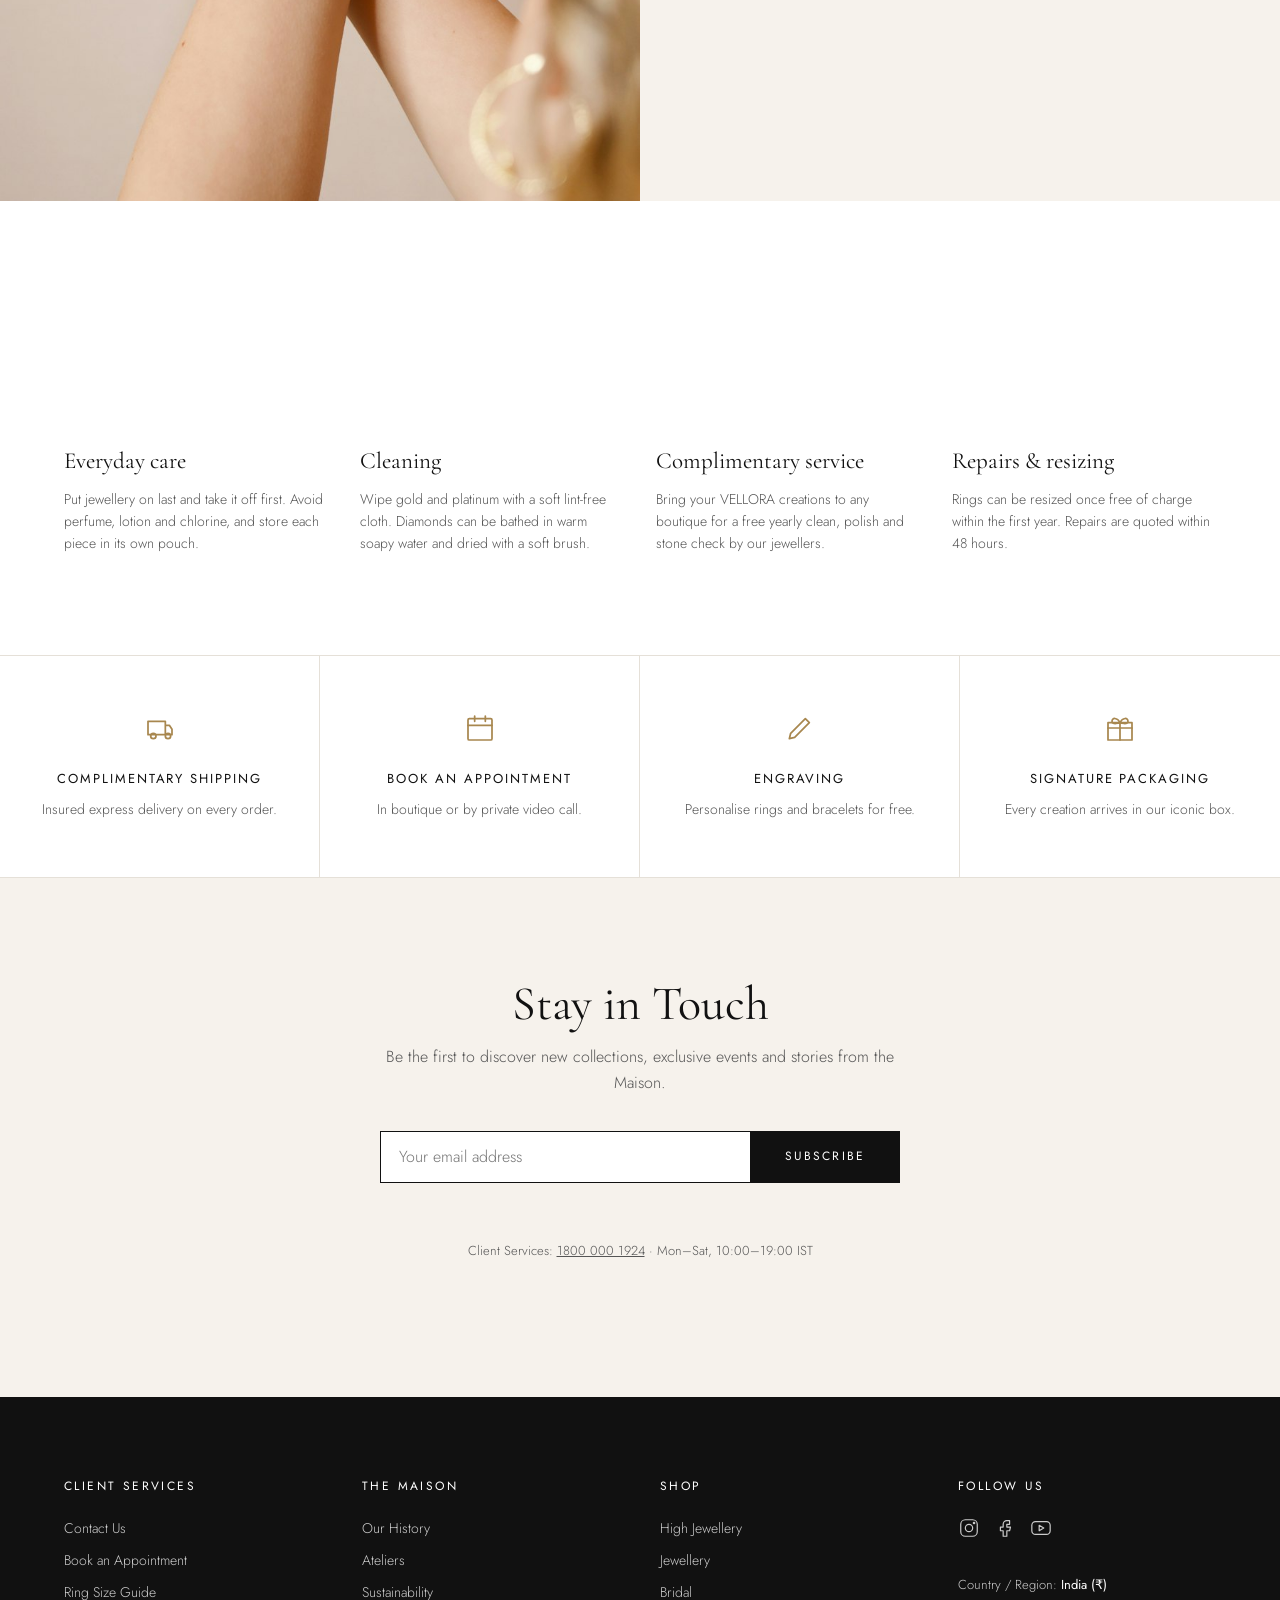
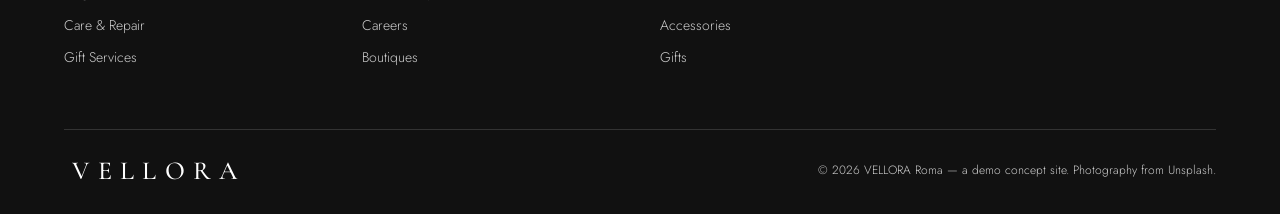
<file: jewellery.html>
<!doctype html>
<html lang="en">
<head>
  <meta charset="utf-8">
  <meta name="viewport" content="width=device-width, initial-scale=1">
  <title>Jewellery | VELLORA Roma</title>
  <meta name="description" content="Rings, necklaces, bracelets and earrings in 18k gold and platinum.">
  <link rel="preconnect" href="https://fonts.googleapis.com">
  <link rel="preconnect" href="https://fonts.gstatic.com" crossorigin>
  <link href="https://fonts.googleapis.com/css2?family=Cormorant+Garamond:ital,wght@0,400;0,500;0,600;1,400&family=Jost:wght@300;400;500&display=swap" rel="stylesheet">
  <link rel="stylesheet" href="styles.css">
</head>
<body data-page="jewellery">
  <main id="page"></main>
  <script src="data.js"></script>
  <script src="site.js"></script>
</body>
</html>
</file>
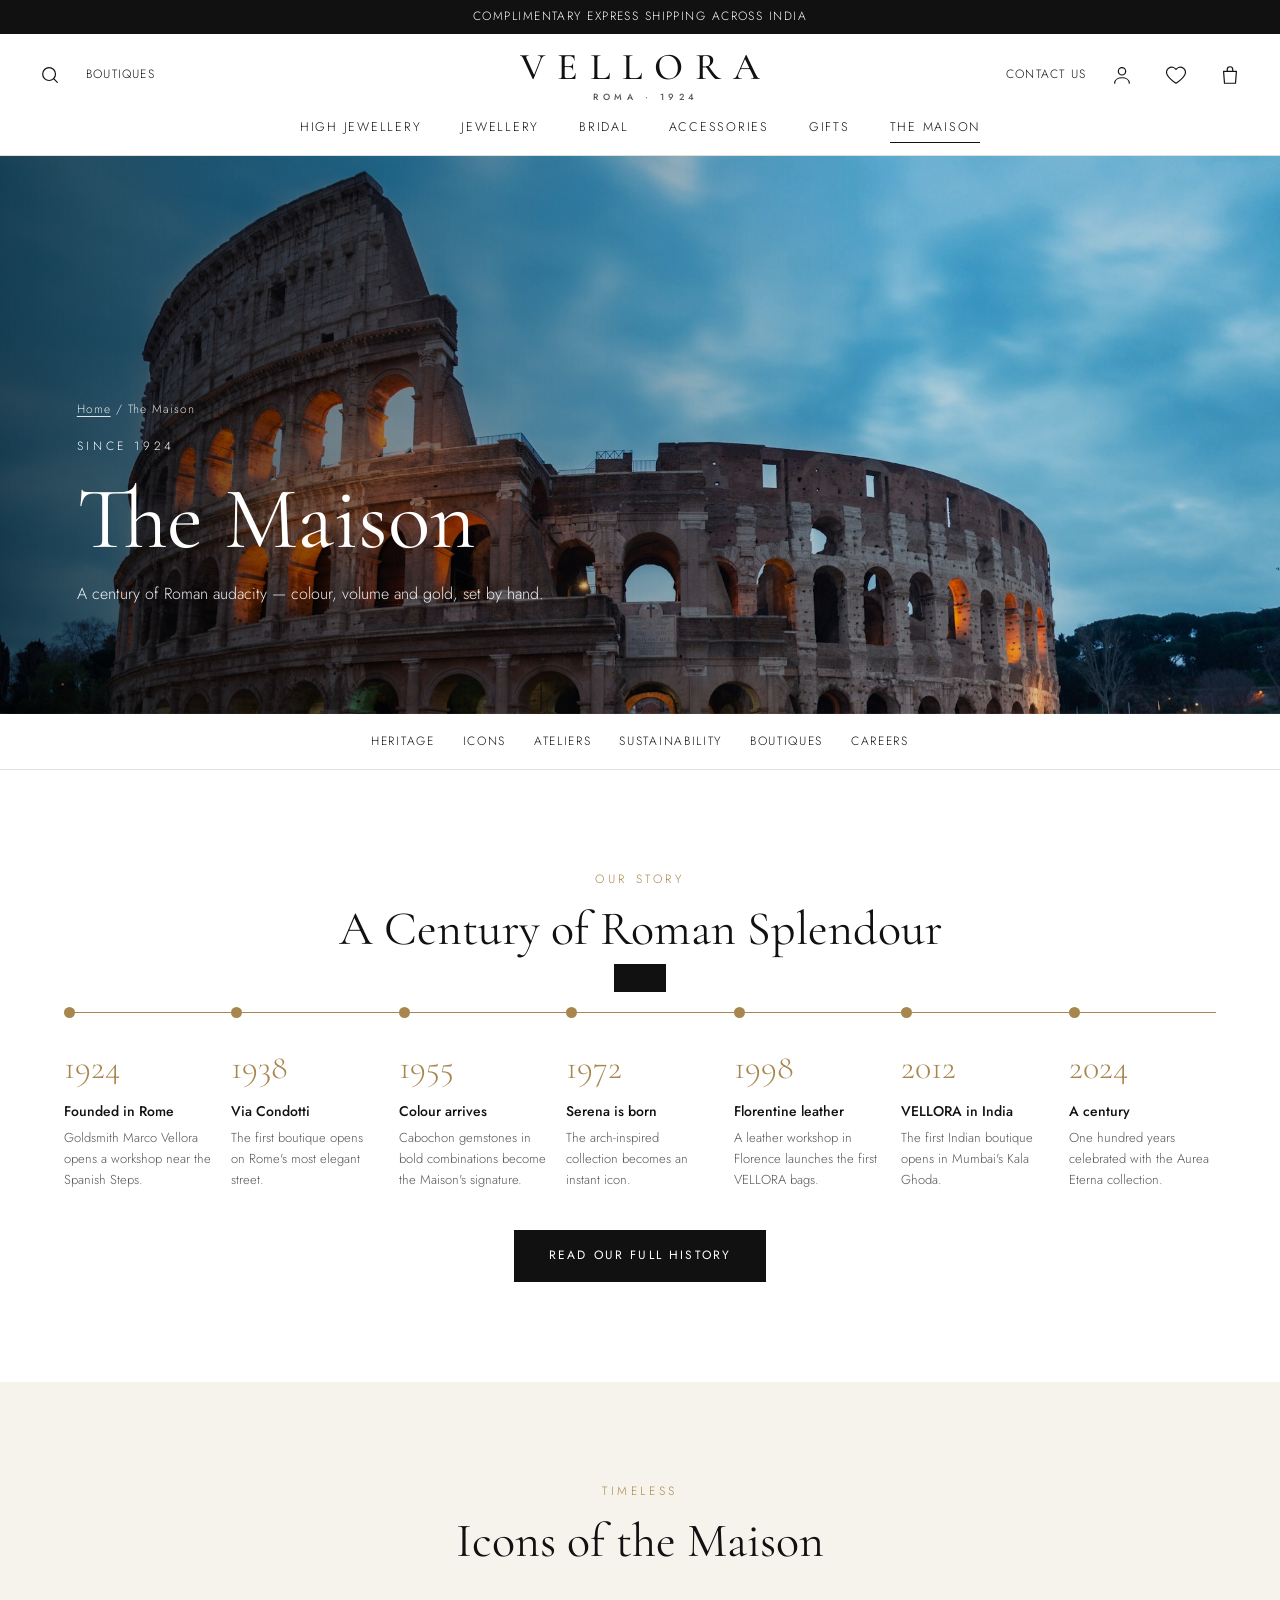
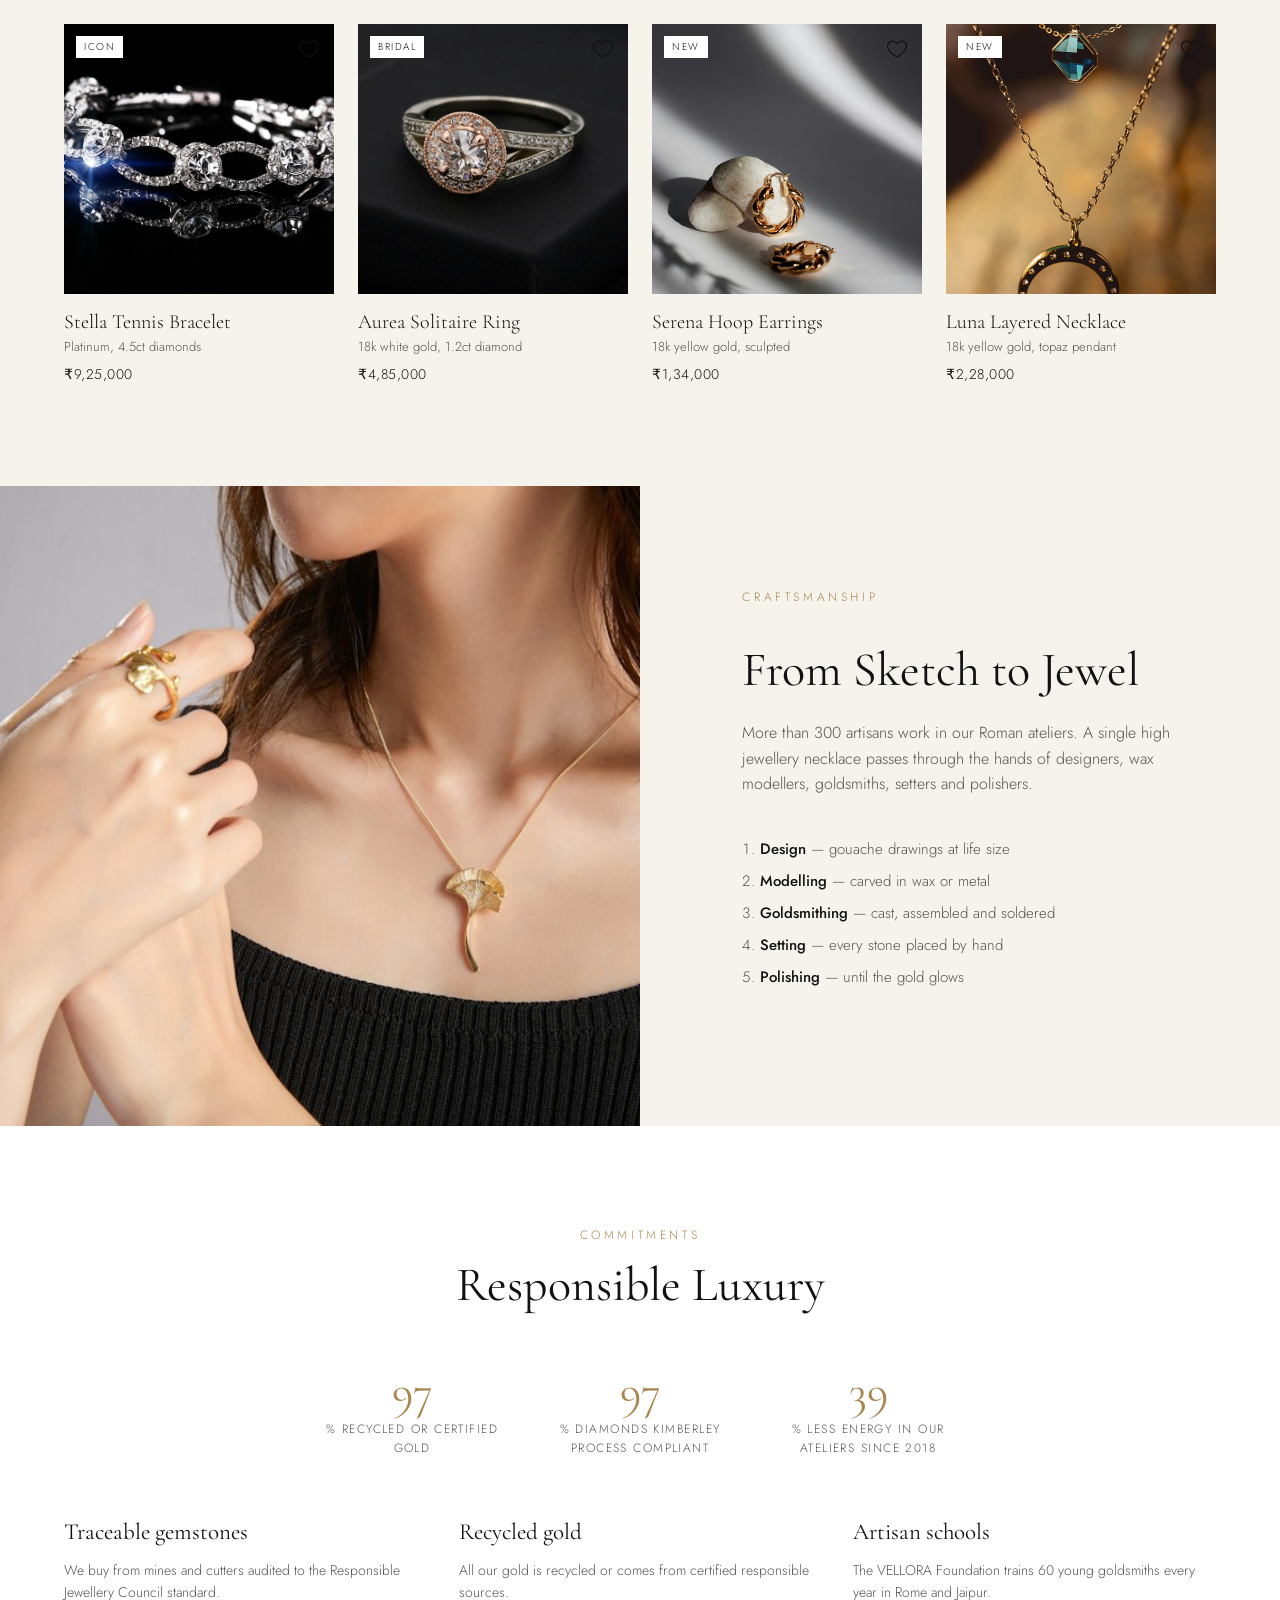
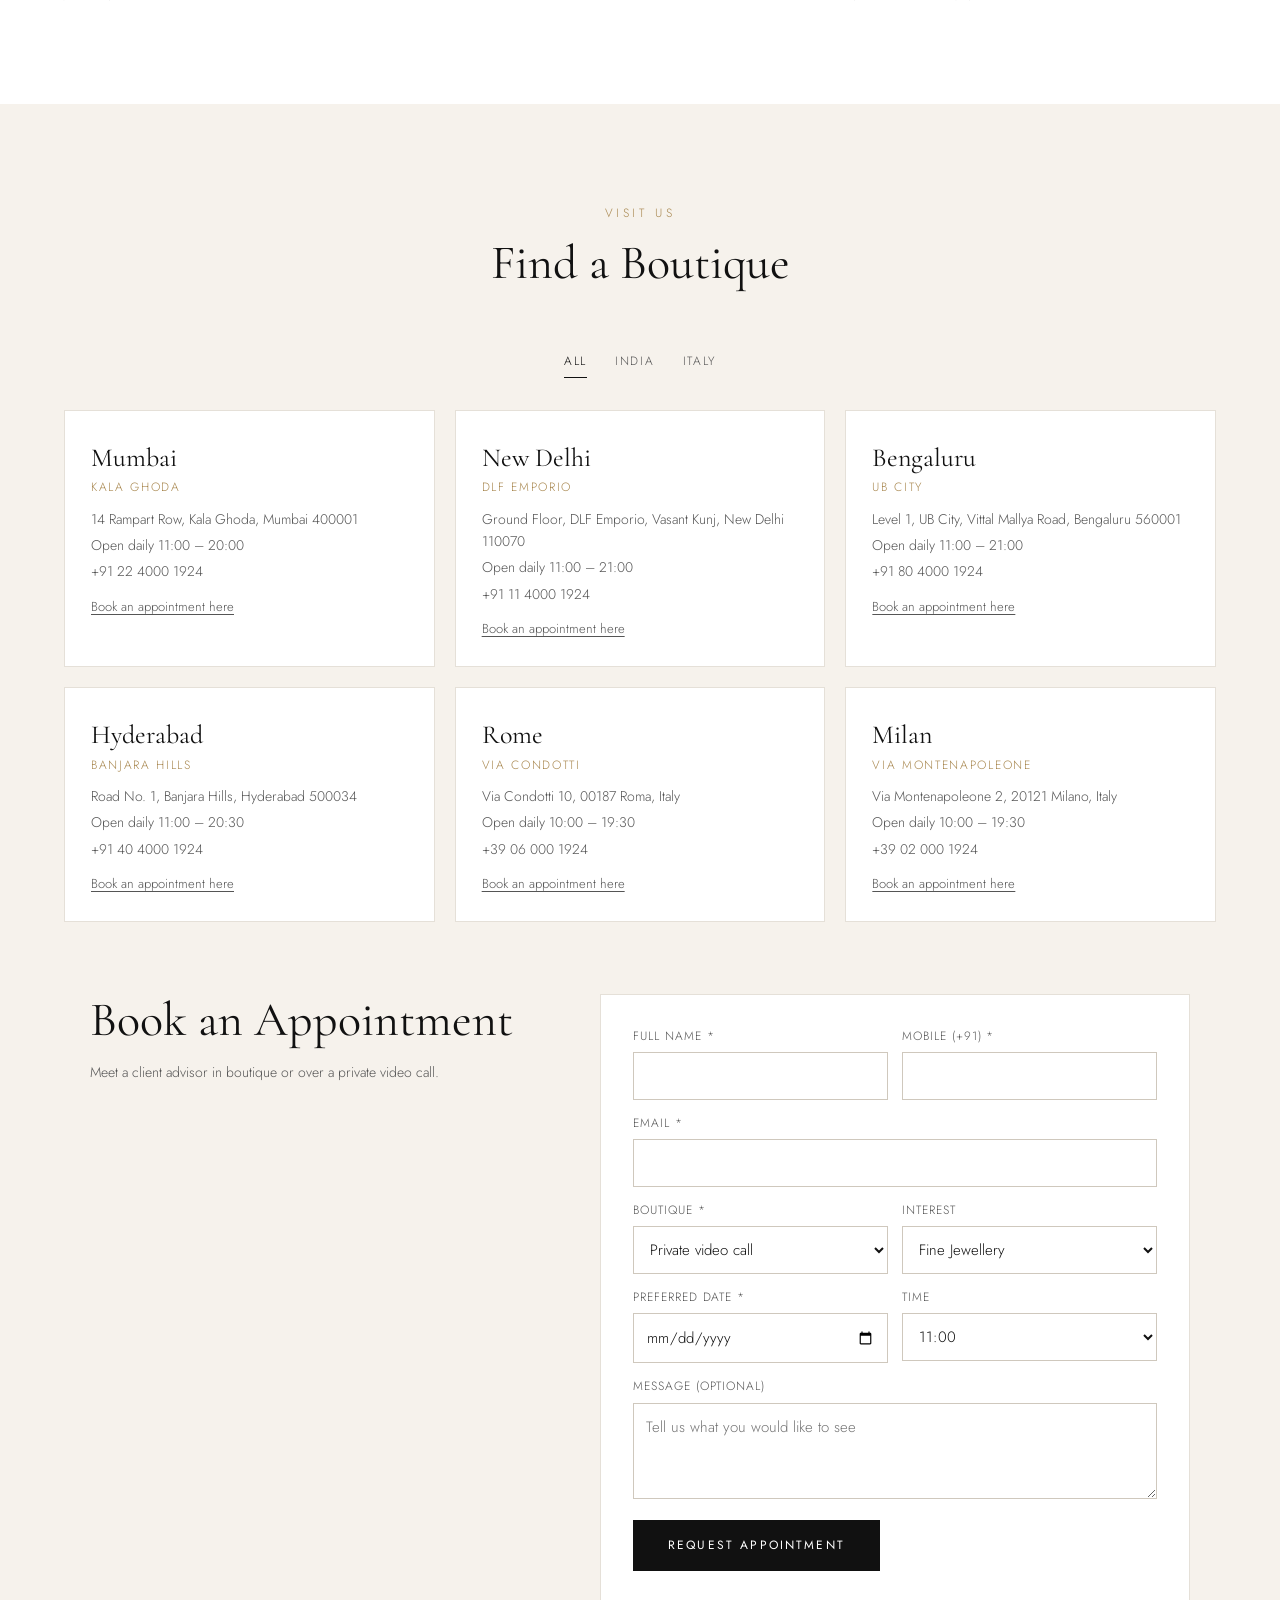
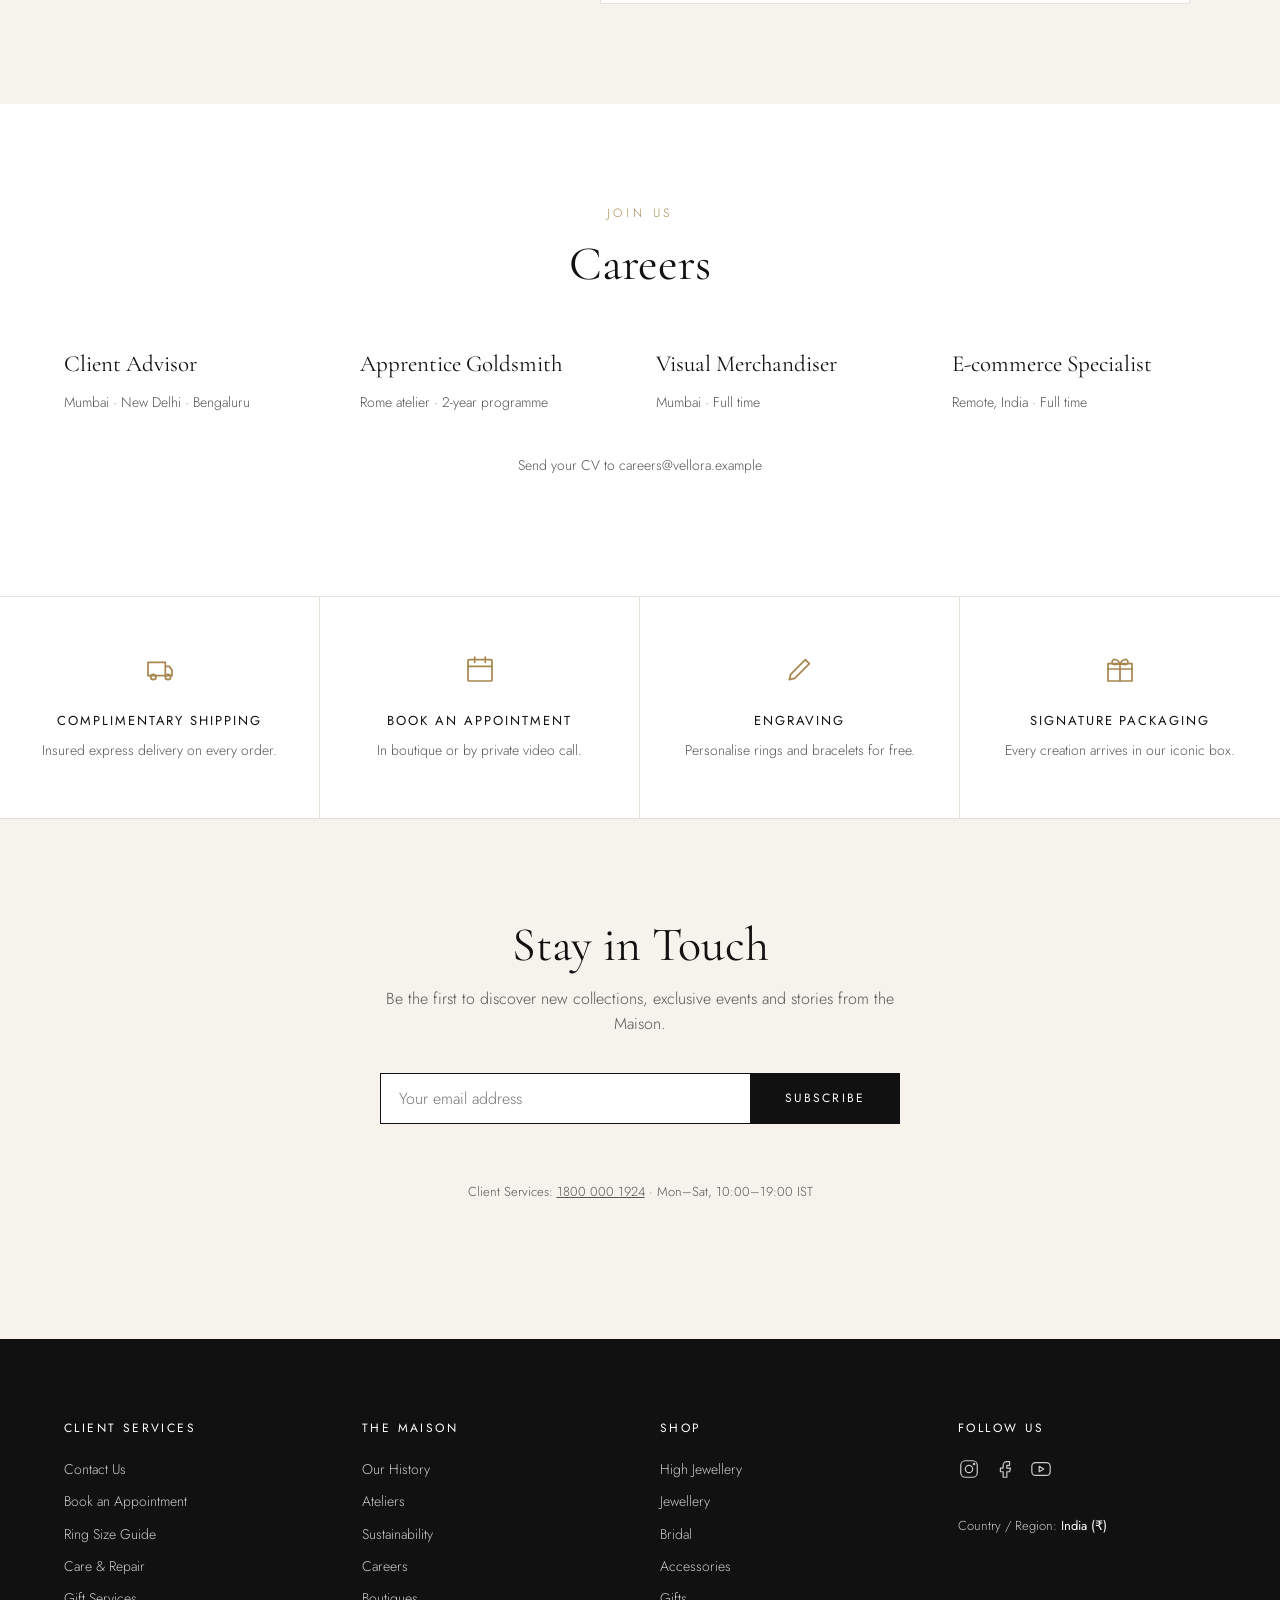
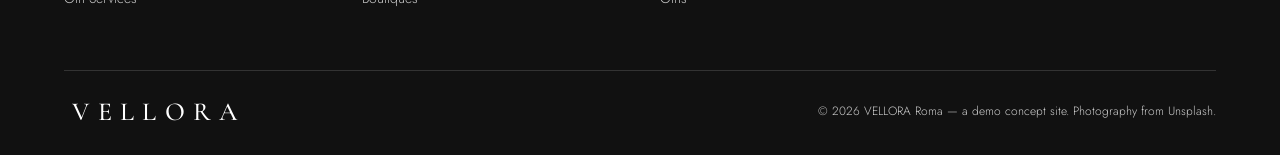
<file: maison.html>
<!doctype html>
<html lang="en">
<head>
  <meta charset="utf-8">
  <meta name="viewport" content="width=device-width, initial-scale=1">
  <title>The Maison | VELLORA Roma</title>
  <meta name="description" content="A century of Roman jewellery — heritage, ateliers, sustainability and boutiques.">
  <link rel="preconnect" href="https://fonts.googleapis.com">
  <link rel="preconnect" href="https://fonts.gstatic.com" crossorigin>
  <link href="https://fonts.googleapis.com/css2?family=Cormorant+Garamond:ital,wght@0,400;0,500;0,600;1,400&family=Jost:wght@300;400;500&display=swap" rel="stylesheet">
  <link rel="stylesheet" href="styles.css">
</head>
<body data-page="maison">
  <main id="page"></main>
  <script src="data.js"></script>
  <script src="site.js"></script>
</body>
</html>
</file>
<file: styles.css>
:root {
  --ink: #111;
  --ink-soft: #555;
  --paper: #fff;
  --cream: #f6f2ec;
  --gold: #a8874f;
  --line: #e5e0d8;
  --serif: "Cormorant Garamond", Georgia, serif;
  --sans: "Jost", "Helvetica Neue", Arial, sans-serif;
  --header-h: 120px;
}

* { box-sizing: border-box; margin: 0; padding: 0; }
html { scroll-behavior: smooth; }
body { font-family: var(--sans); font-weight: 300; color: var(--ink); background: var(--paper); line-height: 1.6; overflow-x: hidden; }
img { display: block; width: 100%; height: 100%; object-fit: cover; }
a { color: inherit; text-decoration: none; }
button { font: inherit; background: none; border: 0; cursor: pointer; color: inherit; }
svg { width: 22px; height: 22px; fill: none; stroke: currentColor; stroke-width: 1.3; stroke-linecap: round; stroke-linejoin: round; }

/* Promo */
.promo { background: var(--ink); color: #fff; font-size: 12px; letter-spacing: .12em; text-transform: uppercase; height: 34px; overflow: hidden; position: relative; }
.promo-track span { position: absolute; inset: 0; display: grid; place-items: center; opacity: 0; transition: opacity .6s; padding: 0 16px; text-align: center; }
.promo-track span.on { opacity: 1; }

/* Header */
.header { position: sticky; top: 0; z-index: 50; background: rgba(255,255,255,.97); border-bottom: 1px solid var(--line); transition: box-shadow .3s; }
.header.scrolled { box-shadow: 0 4px 20px rgba(0,0,0,.06); }
.header-top { display: grid; grid-template-columns: 1fr auto 1fr; align-items: center; padding: 14px 32px 6px; }
.header-left, .header-right { display: flex; align-items: center; gap: 18px; }
.header-right { justify-content: flex-end; }
.header-link { font-size: 12px; letter-spacing: .1em; text-transform: uppercase; }
.header-link:hover { color: var(--gold); }
.icon-btn { display: grid; place-items: center; width: 36px; height: 36px; transition: color .2s; }
.icon-btn:hover { color: var(--gold); }
.menu-toggle, .nav-close { display: none; }
.badge-wrap { position: relative; }
.badge { position: absolute; top: 2px; right: 0; background: var(--ink); color: #fff; font-size: 10px; min-width: 16px; height: 16px; border-radius: 8px; display: grid; place-items: center; padding: 0 4px; transform: scale(0); transition: transform .25s; }
.badge.show { transform: scale(1); }
.logo { font-family: var(--serif); font-size: 38px; font-weight: 500; letter-spacing: .32em; text-align: center; line-height: 1; padding-left: .32em; }
.logo small { display: block; font-family: var(--sans); font-size: 9px; letter-spacing: .5em; margin-top: 6px; color: var(--ink-soft); }
.logo.small { font-size: 26px; }
.nav { display: flex; justify-content: center; }
.nav-list { display: flex; justify-content: center; gap: 40px; list-style: none; }
.nav-top { font-size: 12.5px; letter-spacing: .14em; text-transform: uppercase; position: relative; padding: 10px 0 18px; display: flex; align-items: center; gap: 4px; }
.nav-top::after { content: ""; position: absolute; left: 0; bottom: 12px; width: 100%; height: 1px; background: var(--ink); transform: scaleX(0); transition: transform .3s; }
.nav-item:hover .nav-top::after, .nav-item.open .nav-top::after { transform: scaleX(1); }
.chev { width: 14px; height: 14px; display: none; transition: transform .3s; }

/* Mega menu */
.mega { position: absolute; left: 0; right: 0; top: 100%; background: #fff; border-top: 1px solid var(--line); box-shadow: 0 20px 40px rgba(0,0,0,.08); opacity: 0; visibility: hidden; transform: translateY(-8px); transition: opacity .25s, transform .25s, visibility .25s; }
.nav-item.open .mega { opacity: 1; visibility: visible; transform: none; }
.mega-inner { display: grid; grid-template-columns: 1fr 280px; gap: 48px; max-width: 1280px; margin: 0 auto; padding: 40px 5vw 28px; }
.mega-cols { display: grid; grid-template-columns: repeat(4, 1fr); gap: 32px; }
.mega-col h6 { font-size: 11px; font-weight: 500; letter-spacing: .2em; text-transform: uppercase; color: var(--gold); margin-bottom: 16px; }
.mega-col a { display: block; font-size: 14px; padding: 5px 0; color: var(--ink-soft); transition: color .2s, transform .2s; }
.mega-col a:hover { color: var(--ink); transform: translateX(3px); }
.mega-feature { display: block; }
.mega-feature img { aspect-ratio: 4/3; height: auto; margin-bottom: 12px; }
.mega-feature span { display: block; font-family: var(--serif); font-size: 22px; }
.mega-feature em { font-style: normal; font-size: 11px; letter-spacing: .2em; text-transform: uppercase; border-bottom: 1px solid var(--ink); }
.mega-all { display: block; text-align: center; padding: 14px; border-top: 1px solid var(--line); font-size: 11px; letter-spacing: .2em; text-transform: uppercase; }
.mega-all:hover { color: var(--gold); }

/* Search */
.search-overlay { position: fixed; inset: 0; background: rgba(255,255,255,.98); z-index: 100; padding: 120px 10vw 40px; opacity: 0; pointer-events: none; transition: opacity .3s; overflow-y: auto; }
.search-overlay.open { opacity: 1; pointer-events: auto; }
.search-overlay input { width: 100%; font-family: var(--serif); font-size: clamp(28px, 5vw, 52px); border: 0; border-bottom: 1px solid var(--ink); padding: 10px 0; outline: none; background: transparent; }
.search-hint { margin-top: 16px; font-size: 13px; color: var(--ink-soft); letter-spacing: .05em; }
.search-close { position: absolute; top: 30px; right: 30px; }
.search-results { display: grid; grid-template-columns: repeat(auto-fill, minmax(180px, 1fr)); gap: 24px; margin-top: 40px; }
.search-results .p-card .p-actions { display: none; }

/* Buttons */
.btn { display: inline-block; font-size: 12px; letter-spacing: .18em; text-transform: uppercase; padding: 15px 34px; border: 1px solid; transition: background .3s, color .3s; font-weight: 400; }
.btn-light { color: #fff; border-color: #fff; }
.btn-light:hover { background: #fff; color: var(--ink); }
.btn-dark { background: var(--ink); color: #fff; border-color: var(--ink); }
.btn-dark:hover { background: transparent; color: var(--ink); }
.btn.full { width: 100%; }

.eyebrow { font-size: 12px; letter-spacing: .3em; text-transform: uppercase; color: #fff; margin-bottom: 14px; }
.eyebrow.dark { color: var(--gold); }
h1, h2, h3 { font-family: var(--serif); font-weight: 400; line-height: 1.1; }
h2 { font-size: clamp(32px, 4vw, 48px); }

/* Hero */
.hero { position: relative; height: calc(100vh - var(--header-h) - 34px); min-height: 520px; overflow: hidden; color: #fff; }
.hero-img { animation: zoom 14s ease-out forwards; }
@keyframes zoom { from { transform: scale(1.12); } to { transform: scale(1); } }
.hero::after { content: ""; position: absolute; inset: 0; background: linear-gradient(90deg, rgba(0,0,0,.55), rgba(0,0,0,.05) 65%); }
.hero-content { position: absolute; z-index: 2; left: 8vw; top: 50%; transform: translateY(-50%); max-width: 520px; }
.hero h1 { font-size: clamp(48px, 8vw, 104px); margin-bottom: 14px; }
.hero-sub { font-family: var(--serif); font-style: italic; font-size: clamp(20px, 2.2vw, 26px); margin-bottom: 36px; }
.scroll-cue { position: absolute; z-index: 2; bottom: 28px; left: 50%; width: 1px; height: 48px; background: rgba(255,255,255,.6); overflow: hidden; }
.scroll-cue::after { content: ""; position: absolute; left: 0; top: -48px; width: 1px; height: 48px; background: #fff; animation: cue 2s infinite; }
@keyframes cue { to { top: 48px; } }

/* Sections */
.section { padding: 100px 5vw; }
.section-head { text-align: center; margin-bottom: 56px; }

.cat-grid { display: grid; grid-template-columns: repeat(4, 1fr); gap: 24px; }
.cat-card { text-align: center; }
.cat-img { aspect-ratio: 4/5; overflow: hidden; background: var(--cream); margin-bottom: 18px; }
.cat-img img, .gift-card img, .split-img img, .maison-img img { transition: transform 1.2s cubic-bezier(.2,.7,.2,1); }
.cat-card:hover img, .gift-card:hover img { transform: scale(1.06); }
.cat-card span { font-family: var(--serif); font-size: 24px; }

.split { display: grid; grid-template-columns: 1fr 1fr; background: var(--cream); }
.split-img { aspect-ratio: 1/1; overflow: hidden; }
.split-text, .maison-text { padding: 8vw; align-self: center; }
.split-text h2, .maison-text h2 { margin-bottom: 24px; }
.split-text p, .maison-text p { color: var(--ink-soft); margin-bottom: 36px; max-width: 460px; }

/* Products */
.filters { display: flex; justify-content: center; flex-wrap: wrap; gap: 8px 28px; margin-bottom: 48px; }
.filter { font-size: 12px; letter-spacing: .14em; text-transform: uppercase; padding: 6px 0; color: var(--ink-soft); border-bottom: 1px solid transparent; }
.filter.active, .filter:hover { color: var(--ink); border-color: var(--ink); }
.product-grid { display: grid; grid-template-columns: repeat(4, 1fr); gap: 40px 24px; }
.p-card { position: relative; animation: fadeUp .5s both; }
@keyframes fadeUp { from { opacity: 0; transform: translateY(16px); } }
.p-img { aspect-ratio: 1/1; background: var(--cream); overflow: hidden; position: relative; margin-bottom: 16px; }
.p-img img { transition: transform .8s, opacity .5s; }
.p-card:hover .p-img img { transform: scale(1.05); }
.p-tag { position: absolute; top: 12px; left: 12px; font-size: 10px; letter-spacing: .15em; text-transform: uppercase; background: #fff; padding: 3px 8px; }
.p-wish { position: absolute; top: 8px; right: 8px; width: 34px; height: 34px; display: grid; place-items: center; }
.p-wish.on svg { fill: var(--ink); }
.p-actions { position: absolute; left: 0; right: 0; bottom: 0; transform: translateY(100%); transition: transform .35s; }
.p-card:hover .p-actions, .p-card:focus-within .p-actions { transform: translateY(0); }
.p-actions button { width: 100%; background: var(--ink); color: #fff; font-size: 11px; letter-spacing: .18em; text-transform: uppercase; padding: 13px; }
.p-name { font-family: var(--serif); font-size: 20px; line-height: 1.25; }
.p-desc { font-size: 13px; color: var(--ink-soft); margin: 2px 0 6px; }
.p-price { font-size: 14px; letter-spacing: .04em; }

/* High jewellery */
.highj { position: relative; height: 90vh; min-height: 560px; color: #fff; overflow: hidden; }
.highj img { position: absolute; inset: 0; }
.highj::after { content: ""; position: absolute; inset: 0; background: linear-gradient(0deg, rgba(0,0,0,.7), rgba(0,0,0,0) 60%); }
.highj-content { position: absolute; z-index: 2; bottom: 10vh; left: 50%; transform: translateX(-50%); text-align: center; width: min(640px, 90%); }
.highj h2 { font-size: clamp(40px, 6vw, 72px); margin-bottom: 18px; }
.highj p { margin-bottom: 32px; opacity: .9; }

/* Gifts */
.gift-grid { display: grid; grid-template-columns: 2fr 1fr; grid-template-rows: 1fr 1fr; gap: 24px; height: 720px; }
.gift-card { position: relative; overflow: hidden; color: #fff; }
.gift-card.big { grid-row: span 2; }
.gift-card::after { content: ""; position: absolute; inset: 0; background: linear-gradient(0deg, rgba(0,0,0,.55), transparent 50%); }
.gift-label { position: absolute; z-index: 2; left: 28px; bottom: 26px; }
.gift-label h3 { font-size: 30px; }
.gift-label span { font-size: 11px; letter-spacing: .2em; text-transform: uppercase; border-bottom: 1px solid #fff; }

/* Maison */
.maison { display: grid; grid-template-columns: 1fr 1fr; }
.maison-img { min-height: 600px; overflow: hidden; }
.stats { display: flex; gap: 48px; margin-bottom: 40px; }
.stats strong { display: block; font-family: var(--serif); font-size: 46px; font-weight: 400; color: var(--gold); line-height: 1; }
.stats span { font-size: 12px; letter-spacing: .12em; text-transform: uppercase; color: var(--ink-soft); }

/* Services */
.services { display: grid; grid-template-columns: repeat(4, 1fr); border-top: 1px solid var(--line); border-bottom: 1px solid var(--line); }
.service { text-align: center; padding: 56px 28px; border-right: 1px solid var(--line); }
.service:last-child { border-right: 0; }
.service svg { width: 32px; height: 32px; margin: 0 auto 18px; color: var(--gold); }
.service h4 { font-weight: 400; font-size: 13px; letter-spacing: .15em; text-transform: uppercase; margin-bottom: 8px; }
.service p { font-size: 14px; color: var(--ink-soft); }

/* Newsletter */
.newsletter { text-align: center; padding: 100px 5vw; background: var(--cream); }
.newsletter h2 { margin-bottom: 14px; }
.newsletter > p { color: var(--ink-soft); max-width: 520px; margin: 0 auto 36px; }
.news-form { display: flex; max-width: 520px; margin: 0 auto; }
.news-form input { flex: 1; min-width: 0; border: 1px solid var(--ink); border-right: 0; padding: 0 18px; font: inherit; background: #fff; outline: none; }
.form-msg { margin-top: 16px; font-size: 14px; color: var(--gold); min-height: 22px; }

/* Footer */
.footer { background: var(--ink); color: #ccc; padding: 80px 5vw 30px; }
.footer-grid { display: grid; grid-template-columns: repeat(4, 1fr); gap: 40px; padding-bottom: 50px; border-bottom: 1px solid #333; }
.footer h5 { color: #fff; font-weight: 400; font-size: 12px; letter-spacing: .2em; text-transform: uppercase; margin-bottom: 20px; }
.footer-grid a { display: block; font-size: 14px; margin-bottom: 10px; transition: color .2s; }
.footer-grid a:hover { color: #fff; }
.socials { display: flex; gap: 14px; margin-bottom: 20px; }
.socials a { display: inline-block; }
.region { font-size: 13px; }
.region strong { color: #fff; font-weight: 400; }
.footer-bottom { display: flex; justify-content: space-between; align-items: center; padding-top: 28px; font-size: 12px; gap: 16px; flex-wrap: wrap; }
.footer-bottom .logo { color: #fff; }

/* Drawer */
.drawer-backdrop { position: fixed; inset: 0; background: rgba(0,0,0,.4); z-index: 90; opacity: 0; pointer-events: none; transition: opacity .3s; }
.drawer-backdrop.open { opacity: 1; pointer-events: auto; }
.drawer { position: fixed; top: 0; right: 0; bottom: 0; width: min(420px, 100%); background: #fff; z-index: 95; transform: translateX(100%); transition: transform .4s cubic-bezier(.2,.7,.2,1); display: flex; flex-direction: column; }
.drawer.open { transform: none; }
.drawer-head { display: flex; justify-content: space-between; align-items: center; padding: 24px 28px; border-bottom: 1px solid var(--line); }
.drawer-head h3 { font-size: 28px; }
.drawer-items { flex: 1; overflow-y: auto; padding: 20px 28px; }
.drawer-empty { color: var(--ink-soft); text-align: center; margin-top: 60px; font-family: var(--serif); font-size: 22px; }
.bag-item { display: grid; grid-template-columns: 80px 1fr auto; gap: 16px; padding: 16px 0; border-bottom: 1px solid var(--line); align-items: center; }
.bag-item img { height: 80px; }
.bag-item h4 { font-family: var(--serif); font-weight: 400; font-size: 18px; line-height: 1.2; }
.bag-item p { font-size: 13px; color: var(--ink-soft); }
.bag-item .remove { font-size: 11px; letter-spacing: .1em; text-transform: uppercase; text-decoration: underline; }
.drawer-foot { padding: 24px 28px; border-top: 1px solid var(--line); }
.total { display: flex; justify-content: space-between; margin-bottom: 18px; font-size: 15px; }
.total strong { font-weight: 500; }

/* Toast */
.toast { position: fixed; bottom: 28px; left: 50%; transform: translate(-50%, 120px); background: var(--ink); color: #fff; padding: 14px 26px; font-size: 13px; letter-spacing: .06em; z-index: 120; transition: transform .35s; max-width: calc(100% - 32px); text-align: center; }
.toast.show { transform: translate(-50%, 0); }

/* Reveal */
.reveal { opacity: 0; transform: translateY(30px); transition: opacity 1s, transform 1s; }
.reveal.in { opacity: 1; transform: none; }

/* Shop toolbar & filters */
body.locked { overflow: hidden; }
.btn-outline { display: inline-flex; align-items: center; justify-content: center; gap: 8px; font-size: 12px; letter-spacing: .16em; text-transform: uppercase; padding: 14px 26px; border: 1px solid var(--ink); background: #fff; transition: background .3s, color .3s; }
.btn-outline:hover { background: var(--ink); color: #fff; }
.btn-outline.full { width: 100%; }
.btn:disabled { opacity: .4; pointer-events: none; }
.link-btn { font-size: 13px; text-decoration: underline; text-underline-offset: 3px; color: var(--ink-soft); }
.link-btn:hover { color: var(--ink); }
.shop-bar { display: flex; align-items: center; justify-content: space-between; gap: 16px; padding: 14px 0; border-top: 1px solid var(--line); border-bottom: 1px solid var(--line); margin-bottom: 16px; }
.filter-toggle { display: none; padding: 10px 16px; }
.result-count { font-size: 13px; color: var(--ink-soft); letter-spacing: .05em; }
.sort-wrap { font-size: 12px; letter-spacing: .1em; text-transform: uppercase; display: flex; align-items: center; gap: 10px; color: var(--ink-soft); }
select, textarea, .field input { font: inherit; font-size: 15px; color: var(--ink); border: 1px solid #cfc8bd; background: #fff; padding: 11px 12px; border-radius: 0; width: 100%; }
.sort-wrap select { width: auto; padding: 8px 10px; font-size: 13px; }
select:focus, textarea:focus, .field input:focus { outline: none; border-color: var(--ink); }
.active-chips { display: flex; flex-wrap: wrap; gap: 8px; align-items: center; min-height: 8px; margin-bottom: 24px; }
.chip { font-size: 12px; padding: 6px 12px; background: var(--cream); border: 1px solid var(--line); }
.chip:hover { border-color: var(--ink); }
.shop-layout { display: grid; grid-template-columns: 240px 1fr; gap: 40px; align-items: start; }
.filter-panel { position: sticky; top: calc(var(--header-h) + 20px); }
.filter-panel-head, .filter-panel-foot { display: none; }
.filter-group { border-bottom: 1px solid var(--line); padding: 16px 0; }
.filter-group summary { list-style: none; cursor: pointer; display: flex; justify-content: space-between; align-items: center; }
.filter-group summary::-webkit-details-marker { display: none; }
.filter-group summary::after { content: "+"; font-size: 18px; }
.filter-group[open] summary::after { content: "−"; }
.filter-group h4 { font-weight: 400; font-size: 12px; letter-spacing: .16em; text-transform: uppercase; }
.filter-group > h4 { margin-bottom: 12px; }
.filter-group summary + .check-line { margin-top: 12px; }
.check-line { display: flex; align-items: center; gap: 10px; font-size: 14px; padding: 5px 0; cursor: pointer; }
.check-line input { width: 16px; height: 16px; accent-color: var(--ink); flex: none; }
.check-line .count { color: #999; font-size: 12px; }
.filter-panel > .check-line { padding: 16px 0; }
input[type=range] { width: 100%; accent-color: var(--gold); }
.price-labels { display: flex; justify-content: space-between; font-size: 12px; color: var(--ink-soft); margin-top: 6px; }
.price-labels strong { font-weight: 500; color: var(--ink); }
.product-grid { grid-template-columns: repeat(3, 1fr); }
.p-open { display: block; width: 100%; height: 100%; }
.p-name { text-align: left; display: block; }
.p-name:hover { text-decoration: underline; text-underline-offset: 3px; }
.empty-state { text-align: center; padding: 60px 0; font-family: var(--serif); font-size: 22px; }
.empty-state .btn { margin-top: 20px; }

/* Header account */
.account-initial { display: none; }
.account-btn.signed-in svg { display: none; }
.account-btn.signed-in .account-initial { display: grid; place-items: center; width: 28px; height: 28px; border-radius: 50%; background: var(--ink); color: #fff; font-size: 13px; }

/* Modals */
.modal { position: fixed; inset: 0; z-index: 110; background: rgba(0,0,0,.45); display: flex; align-items: center; justify-content: center; padding: 16px; opacity: 0; visibility: hidden; transition: opacity .3s, visibility .3s; }
.modal.open { opacity: 1; visibility: visible; }
.modal-box { position: relative; background: #fff; width: 100%; max-height: calc(100vh - 32px); overflow-y: auto; padding: 44px 40px; transform: translateY(16px); transition: transform .3s; }
.modal.open .modal-box { transform: none; }
.modal-sm { max-width: 520px; }
.modal-lg { max-width: 1100px; padding: 0; }
.modal-close { position: absolute; top: 12px; right: 12px; z-index: 3; background: #fff; }
.modal h2 { font-size: 36px; margin-bottom: 8px; }
.muted { color: var(--ink-soft); font-size: 14px; margin-bottom: 20px; }
.muted.small { font-size: 12px; margin: 12px 0 0; }
.field { margin-bottom: 14px; }
.field label { display: block; font-size: 12px; letter-spacing: .08em; text-transform: uppercase; margin-bottom: 6px; color: var(--ink-soft); }
.field-row { display: grid; grid-template-columns: 1fr 1fr; gap: 14px; }
.field small { font-size: 12px; color: var(--ink-soft); }
.invalid { border-color: #b3261e !important; }
.field-error, .form-error { color: #b3261e; font-size: 12.5px; margin-top: 4px; }
.field-error:empty, .form-error:empty { display: none; }
.form-error { margin: 0 0 12px; }
.hint { font-size: 12px; color: var(--ink-soft); margin: -6px 0 12px; }
.strength { height: 3px; background: var(--line); margin: -4px 0 8px; }
.strength span { display: block; height: 100%; width: 0; background: #b3261e; transition: width .3s, background .3s; }
.strength span[data-score="2"] { background: #d08a1c; }
.strength span[data-score="3"] { background: var(--gold); }
.strength span[data-score="4"] { background: #2e7d4f; }
#registerForm .btn, #signinForm .btn { margin-top: 12px; }
.divider { text-align: center; margin: 28px 0 16px; border-top: 1px solid var(--line); }
.divider span { position: relative; top: -11px; background: #fff; padding: 0 12px; font-family: var(--serif); font-size: 18px; }
.perks { list-style: none; margin-bottom: 20px; font-size: 14px; color: var(--ink-soft); }
.perks li::before { content: "✓"; color: var(--gold); margin-right: 10px; }
.acct-tabs { display: flex; gap: 20px; border-bottom: 1px solid var(--line); margin-bottom: 18px; overflow-x: auto; }
.acct-tabs button { font-size: 12px; letter-spacing: .12em; text-transform: uppercase; padding: 10px 0; border-bottom: 2px solid transparent; color: var(--ink-soft); white-space: nowrap; }
.acct-tabs button.active { color: var(--ink); border-color: var(--ink); }
.acct-panel { margin-bottom: 24px; min-height: 80px; }
.order { border: 1px solid var(--line); padding: 14px 16px; margin-bottom: 10px; font-size: 14px; }
.order > div { display: flex; justify-content: space-between; gap: 10px; }
.order p { color: var(--ink-soft); margin: 6px 0; font-size: 13px; }
.status { font-size: 11px; letter-spacing: .12em; text-transform: uppercase; color: #2e7d4f; }
.wish-row { display: grid; grid-template-columns: 60px 1fr auto; gap: 14px; align-items: center; padding: 10px 0; border-bottom: 1px solid var(--line); }
.wish-row img { height: 60px; }
.wish-row h4 { font-family: var(--serif); font-weight: 400; font-size: 17px; }
.wish-row p { font-size: 13px; color: var(--ink-soft); }

/* Product detail */
.pd { display: grid; grid-template-columns: 1.1fr 1fr; }
.pd-img { background: var(--cream); overflow: hidden; aspect-ratio: 1/1; cursor: zoom-in; --x: 50%; --y: 50%; }
.pd-img img { transition: transform .4s; transform-origin: var(--x) var(--y); }
.pd-img:hover img { transform: scale(1.8); }
.pd-info { padding: 48px 44px; }
.pd-info h2 { font-size: 38px; margin-bottom: 8px; }
.pd-price { font-size: 18px; margin-bottom: 18px; }
.pd-long { color: var(--ink-soft); font-size: 15px; margin-bottom: 18px; }
.pd-specs { list-style: none; font-size: 14px; margin-bottom: 20px; border-top: 1px solid var(--line); }
.pd-specs li { display: flex; justify-content: space-between; padding: 9px 0; border-bottom: 1px solid var(--line); gap: 16px; text-align: right; }
.pd-specs span { color: var(--ink-soft); text-align: left; }
.sizes { border: 0; display: flex; flex-wrap: wrap; gap: 8px; margin-bottom: 6px; }
.sizes legend { width: 100%; display: flex; justify-content: space-between; font-size: 12px; letter-spacing: .1em; text-transform: uppercase; margin-bottom: 10px; }
.sizes legend .link-btn { text-transform: none; letter-spacing: 0; font-size: 12px; }
.sizes label { position: relative; }
.sizes label input { position: absolute; opacity: 0; }
.sizes label span { display: grid; place-items: center; min-width: 48px; height: 42px; border: 1px solid #cfc8bd; font-size: 14px; cursor: pointer; padding: 0 10px; }
.sizes label input:checked + span { background: var(--ink); color: #fff; border-color: var(--ink); }
.sizes label input:focus-visible + span { outline: 2px solid var(--gold); outline-offset: 2px; }
.pd-info > .check-line { margin-top: 10px; }
.pd-buy { display: flex; gap: 12px; align-items: stretch; margin: 20px 0 24px; }
.pd-buy .btn { flex: 1; }
.pd-buy .p-wish { width: 50px; height: auto; border: 1px solid #cfc8bd; position: static; }
.qty { display: inline-flex; align-items: center; border: 1px solid #cfc8bd; margin-top: 6px; }
.qty button { width: 28px; height: 28px; font-size: 16px; }
.qty span { min-width: 22px; text-align: center; font-size: 13px; }
.qty.big { margin: 0; }
.qty.big button { width: 40px; height: 100%; }
.pd-acc { border-top: 1px solid var(--line); padding: 14px 0; }
.pd-acc summary { cursor: pointer; font-size: 12px; letter-spacing: .14em; text-transform: uppercase; }
.pd-acc p { font-size: 14px; color: var(--ink-soft); margin-top: 10px; }
.pd-related { padding: 40px 44px 48px; border-top: 1px solid var(--line); }
.pd-related h3 { font-size: 28px; margin-bottom: 24px; text-align: center; }

/* Checkout */
.checkout { position: fixed; inset: 0; z-index: 105; background: #faf8f5; overflow-y: auto; opacity: 0; visibility: hidden; transition: opacity .3s, visibility .3s; }
.checkout.open { opacity: 1; visibility: visible; }
.checkout-head { display: grid; grid-template-columns: 1fr auto 1fr; align-items: center; padding: 18px 5vw; background: #fff; border-bottom: 1px solid var(--line); }
.checkout-head .link-btn { justify-self: start; }
.secure { justify-self: end; font-size: 12px; letter-spacing: .08em; color: var(--ink-soft); }
.steps { display: flex; justify-content: center; gap: 8px; list-style: none; counter-reset: s; padding: 28px 16px; flex-wrap: wrap; }
.steps li { counter-increment: s; display: flex; align-items: center; gap: 8px; font-size: 12px; letter-spacing: .12em; text-transform: uppercase; color: #aaa; }
.steps li::before { content: counter(s); display: grid; place-items: center; width: 26px; height: 26px; border-radius: 50%; border: 1px solid currentColor; font-size: 12px; }
.steps li:not(:last-child)::after { content: ""; width: 40px; height: 1px; background: #ddd; margin-left: 8px; }
.steps li.current { color: var(--ink); }
.steps li.done { color: var(--gold); }
.steps li.done::before { content: "✓"; background: var(--gold); color: #fff; border-color: var(--gold); }
.checkout-body { display: grid; grid-template-columns: 1fr 380px; gap: 32px; max-width: 1180px; margin: 0 auto; padding: 0 5vw 80px; align-items: start; }
.checkout-main, .checkout-summary { background: #fff; padding: 36px; border: 1px solid var(--line); }
.checkout-main h2 { font-size: 34px; margin-bottom: 18px; }
.checkout-summary { position: sticky; top: 20px; }
.checkout-summary h3 { font-size: 24px; margin-bottom: 16px; }
.sum-item { display: grid; grid-template-columns: 64px 1fr auto; gap: 12px; align-items: center; padding: 10px 0; border-bottom: 1px solid var(--line); font-size: 14px; }
.sum-item img { height: 64px; }
.sum-item h4 { font-family: var(--serif); font-weight: 400; font-size: 17px; line-height: 1.2; }
.sum-item p { font-size: 12px; color: var(--ink-soft); }
.sum-item strong { font-weight: 400; }
.sum-line { display: flex; justify-content: space-between; font-size: 14px; padding: 8px 0; }
.total-line { border-top: 1px solid var(--ink); margin-top: 8px; padding-top: 14px; font-size: 16px; }
.total-line strong { font-weight: 500; }
.co-split { display: grid; grid-template-columns: 1fr 1fr; gap: 32px; }
.co-split h4, .review h4 { font-weight: 400; font-size: 12px; letter-spacing: .16em; text-transform: uppercase; margin-bottom: 14px; display: flex; justify-content: space-between; }
.co-signin { border-left: 1px solid var(--line); padding-left: 32px; display: flex; flex-direction: column; gap: 12px; align-items: flex-start; }
.co-signin .muted { margin: 0; }
.options { border: 0; display: grid; gap: 10px; margin-bottom: 22px; }
.option { display: flex; gap: 14px; align-items: flex-start; border: 1px solid #cfc8bd; padding: 14px 16px; cursor: pointer; }
.option:has(input:checked) { border-color: var(--ink); background: #fcfbf9; }
.option:has(input:disabled) { opacity: .45; cursor: not-allowed; }
.option input { margin-top: 4px; accent-color: var(--ink); }
.option strong { display: block; font-weight: 500; font-size: 15px; }
.option small { font-size: 13px; color: var(--ink-soft); }
.co-nav { display: flex; justify-content: space-between; align-items: center; gap: 16px; margin-top: 24px; flex-wrap: wrap; }
.co-nav .btn:only-child { margin-left: auto; }
.demo-note { background: var(--cream); border-left: 3px solid var(--gold); padding: 12px 16px; font-size: 13px; margin-bottom: 20px; }
.review { display: grid; grid-template-columns: 1fr 1fr; gap: 24px; margin-bottom: 24px; }
.review > div { border: 1px solid var(--line); padding: 18px; }
.review p { font-size: 14px; color: var(--ink-soft); }
.confirm { text-align: center; padding: 20px 0; }
.confirm .tick { width: 64px; height: 64px; border-radius: 50%; background: var(--gold); color: #fff; display: grid; place-items: center; margin: 0 auto 20px; }
.confirm .tick svg { width: 30px; height: 30px; stroke-width: 2; }
.confirm h2 { font-size: 40px; }
.confirm > p { color: var(--ink-soft); margin-bottom: 24px; }
.confirm .btn, .confirm .btn-outline { margin: 6px; }
.timeline { list-style: none; text-align: left; max-width: 360px; margin: 0 auto 28px; border-left: 1px solid var(--line); padding-left: 22px; }
.timeline li { position: relative; padding: 8px 0; font-size: 14px; color: var(--ink-soft); }
.timeline li::before { content: ""; position: absolute; left: -27px; top: 14px; width: 9px; height: 9px; border-radius: 50%; background: #ddd; }
.timeline li.done { color: var(--ink); }
.timeline li.done::before { background: var(--gold); }

/* ---------- Multi-page additions ---------- */
main [id] { scroll-margin-top: calc(var(--header-h) + 40px); }
.skip { position: absolute; left: -999px; top: 8px; background: var(--ink); color: #fff; padding: 8px 14px; z-index: 200; }
.skip:focus { left: 8px; }
.nav-top.current::after { transform: scaleX(1); }
.center { text-align: center; margin-top: 40px; }
.section.tight { padding-top: 56px; padding-bottom: 24px; }
.section.cream { background: var(--cream); }
.product-grid.four { grid-template-columns: repeat(4, 1fr); }
.load-more { text-align: center; margin-top: 40px; }
.load-more p { font-size: 13px; color: var(--ink-soft); margin-bottom: 12px; }
.contact-line { margin-top: 24px; font-size: 13px; color: var(--ink-soft); }
.contact-line a { text-decoration: underline; }
.drawer-empty + .btn-outline { margin-top: 20px; }
.split.rev .split-text { order: 0; }

.page-hero { position: relative; height: 62vh; min-height: 420px; color: #fff; overflow: hidden; }
.page-hero img { position: absolute; inset: 0; animation: zoom 14s ease-out forwards; }
.page-hero::after { content: ""; position: absolute; inset: 0; background: linear-gradient(90deg, rgba(0,0,0,.62), rgba(0,0,0,.1) 70%); }
.page-hero.dark::after { background: linear-gradient(0deg, rgba(0,0,0,.8), rgba(0,0,0,.2)); }
.page-hero-text { position: absolute; z-index: 2; left: 6vw; bottom: 9vh; max-width: 600px; padding-right: 16px; }
.page-hero h1 { font-size: clamp(44px, 7vw, 88px); margin-bottom: 14px; }
.page-hero-text > p:not(.eyebrow) { font-size: 16px; opacity: .92; margin-bottom: 26px; max-width: 520px; }
.crumbs { font-size: 12px; letter-spacing: .08em; color: var(--ink-soft); margin-bottom: 18px; }
.crumbs a { text-decoration: underline; text-underline-offset: 3px; }
.crumbs.light { color: rgba(255,255,255,.85); }
.pd-info .crumbs { margin-bottom: 10px; }

.sub-tiles { display: grid; grid-template-columns: repeat(auto-fit, minmax(150px, 1fr)); gap: 20px; }
.sub-tile { text-align: center; }
.sub-tile .cat-img { aspect-ratio: 1/1; margin-bottom: 12px; }
.sub-tile:hover img { transform: scale(1.06); }
.sub-tile span { display: block; font-family: var(--serif); font-size: 21px; line-height: 1.2; }
.sub-tile small { font-size: 12px; color: var(--ink-soft); letter-spacing: .05em; }

.coll-grid { display: grid; grid-template-columns: repeat(auto-fill, minmax(260px, 1fr)); gap: 24px; }
.coll-card { position: relative; aspect-ratio: 4/5; overflow: hidden; color: #fff; display: block; }
.coll-card img { position: absolute; inset: 0; transition: transform 1.2s cubic-bezier(.2,.7,.2,1); }
.coll-card:hover img { transform: scale(1.06); }
.coll-card::after { content: ""; position: absolute; inset: 0; background: linear-gradient(0deg, rgba(0,0,0,.7), transparent 55%); }
.coll-card div { position: absolute; z-index: 2; left: 24px; right: 24px; bottom: 24px; }
.coll-card h3 { font-size: 30px; }
.coll-card p { font-size: 14px; opacity: .9; margin: 4px 0 12px; }
.coll-card span, .duo-card span { font-size: 11px; letter-spacing: .2em; text-transform: uppercase; border-bottom: 1px solid currentColor; }

.duo { display: grid; grid-template-columns: 1fr 1fr; gap: 24px; }
.duo-card { display: block; }
.duo-card img { aspect-ratio: 4/3; height: auto; margin-bottom: 18px; transition: opacity .3s; }
.duo-card:hover img { opacity: .9; }
.duo-card h3 { font-size: 32px; }
.duo-card p { color: var(--ink-soft); margin: 4px 0 12px; }

.showcase { display: grid; gap: 64px; }
.show-row { display: grid; grid-template-columns: 1.2fr 1fr; gap: 56px; align-items: center; }
.show-row.rev .show-img { order: 2; }
.show-img { aspect-ratio: 4/3; overflow: hidden; }
.show-text h3 { font-size: clamp(34px, 4vw, 50px); margin-bottom: 14px; }
.show-text > p:not(.eyebrow) { color: var(--ink-soft); margin-bottom: 16px; }
.dark-band { background: #121212; color: #eee; }
.dark-band .eyebrow { color: var(--gold); }
.gem-grid { display: grid; grid-template-columns: repeat(5, 1fr); gap: 20px; }
.gem { border: 1px solid #333; padding: 28px 22px; transition: border-color .3s, transform .3s; }
.gem:hover { border-color: var(--gold); transform: translateY(-4px); }
.gem-dot { display: block; width: 44px; height: 44px; border-radius: 50%; margin-bottom: 18px; background: radial-gradient(circle at 30% 30%, #fff, var(--c) 45%, #000 120%); box-shadow: 0 0 24px var(--c); }
.gem h4 { font-family: var(--serif); font-weight: 400; font-size: 24px; margin-bottom: 8px; }
.gem p { font-size: 13px; color: #aaa; }
.steps-list { margin: 0 0 30px 18px; color: var(--ink-soft); font-size: 15px; }
.steps-list li { padding: 4px 0; }
.steps-list strong { color: var(--ink); font-weight: 500; }

.appt-wrap { display: grid; grid-template-columns: 1fr 1.3fr; gap: 56px; max-width: 1100px; margin: 0 auto; align-items: start; }
.appt-wrap h2 { margin-bottom: 14px; }
#boutiques .appt-wrap { margin-top: 72px; }
.appt-form { background: #fff; padding: 32px; border: 1px solid var(--line); }
.appt-done { margin-top: 16px; padding: 14px 16px; background: var(--cream); border-left: 3px solid var(--gold); font-size: 14px; }
.info-grid { display: grid; grid-template-columns: repeat(auto-fit, minmax(220px, 1fr)); gap: 32px; }
.info-grid.two { grid-template-columns: 1fr 1fr; margin-bottom: 32px; }
.info-grid h4 { font-family: var(--serif); font-weight: 400; font-size: 23px; margin-bottom: 8px; }
.info-grid p { font-size: 14px; color: var(--ink-soft); }

.tabs { display: flex; justify-content: center; gap: 8px; margin-bottom: 28px; flex-wrap: wrap; }
.tabs button { font-size: 12px; letter-spacing: .16em; text-transform: uppercase; padding: 12px 26px; border: 1px solid var(--ink); }
.tabs button.active { background: var(--ink); color: #fff; }
.tab-text { max-width: 640px; margin: 0 auto; text-align: center; font-family: var(--serif); font-size: 24px; line-height: 1.45; }
.shape-grid { display: grid; grid-template-columns: repeat(6, 1fr); gap: 16px; }
.shape { text-align: center; padding: 26px 8px; border: 1px solid var(--line); transition: border-color .3s; }
.shape:hover { border-color: var(--ink); }
.shape svg { width: 52px; height: 52px; margin: 0 auto 12px; color: var(--gold); stroke-width: 1.2; }
.shape span { font-size: 12px; letter-spacing: .14em; text-transform: uppercase; }
.size-wrap { max-width: 860px; margin: 0 auto; }
.size-table { width: 100%; border-collapse: collapse; background: #fff; margin-bottom: 18px; font-size: 14px; }
.size-table th, .size-table td { padding: 12px 14px; border-bottom: 1px solid var(--line); text-align: center; }
.size-table th { font-weight: 500; font-size: 11px; letter-spacing: .12em; text-transform: uppercase; background: var(--ink); color: #fff; }

.finder { display: grid; grid-template-columns: repeat(3, 1fr) auto; gap: 16px; max-width: 980px; margin: 0 auto; align-items: end; }
.finder label { font-size: 12px; letter-spacing: .12em; text-transform: uppercase; color: var(--ink-soft); display: grid; gap: 8px; }
.finder .btn { height: 47px; }

.page-tabs { display: flex; justify-content: center; gap: 28px; padding: 18px 16px; border-bottom: 1px solid var(--line); position: sticky; top: var(--header-h); background: #fff; z-index: 20; overflow-x: auto; }
.page-tabs a { font-size: 12px; letter-spacing: .14em; text-transform: uppercase; white-space: nowrap; }
.page-tabs a:hover { color: var(--gold); }
.h-timeline { list-style: none; display: grid; grid-template-columns: repeat(7, 1fr); gap: 20px; border-top: 1px solid var(--gold); padding-top: 28px; position: relative; }
.h-timeline li { position: relative; }
.h-timeline li::before { content: ""; position: absolute; top: -34px; left: 0; width: 11px; height: 11px; border-radius: 50%; background: var(--gold); }
.h-timeline .year { font-family: var(--serif); font-size: 34px; color: var(--gold); display: block; }
.h-timeline h4 { font-weight: 500; font-size: 14px; margin: 4px 0 6px; }
.h-timeline p { font-size: 13px; color: var(--ink-soft); }
.stats.big { justify-content: center; margin-bottom: 56px; text-align: center; flex-wrap: wrap; }
.stats.big span { display: block; max-width: 180px; margin: 6px auto 0; }
.city-filter { display: flex; justify-content: center; gap: 28px; margin-bottom: 32px; }
.boutique-grid { display: grid; grid-template-columns: repeat(3, 1fr); gap: 20px; }
.boutique { background: #fff; padding: 26px; border: 1px solid var(--line); font-size: 14px; color: var(--ink-soft); }
.boutique h4 { font-family: var(--serif); font-weight: 400; font-size: 26px; color: var(--ink); }
.boutique .b-name { color: var(--gold); font-size: 12px; letter-spacing: .14em; text-transform: uppercase; margin-bottom: 10px; }
.boutique p { margin-bottom: 4px; }
.boutique .link-btn { margin-top: 10px; }

/* ---------- History page ---------- */
.h-timeline a { display: block; }
.h-timeline a:hover h4 { color: var(--gold); }
.hist-hero { position: relative; height: calc(100vh - var(--header-h) - 34px); min-height: 520px; color: #fff; overflow: hidden; }
.hist-hero img { position: absolute; inset: 0; filter: grayscale(.6) sepia(.25); animation: zoom 18s ease-out forwards; }
.hist-hero::after { content: ""; position: absolute; inset: 0; background: rgba(0,0,0,.45); }
.hist-hero-text { position: absolute; z-index: 2; inset: 0; display: flex; flex-direction: column; align-items: center; justify-content: center; text-align: center; padding: 0 16px; }
.hist-hero h1 { font-size: clamp(56px, 10vw, 140px); margin-bottom: 10px; }
.hist-hero-text > p:last-child { font-family: var(--serif); font-style: italic; font-size: clamp(20px, 2.4vw, 28px); }
.hist-hero .crumbs { margin-bottom: 26px; }
.hist-intro { padding: 110px 5vw 80px; text-align: center; }
.hist-lead { font-family: var(--serif); font-size: clamp(24px, 3vw, 36px); line-height: 1.4; max-width: 900px; margin: 0 auto 64px; }
.hist-figures { display: grid; grid-template-columns: repeat(4, 1fr); max-width: 1000px; margin: 0 auto; border-top: 1px solid var(--line); border-bottom: 1px solid var(--line); }
.hist-figures div { padding: 28px 12px; border-right: 1px solid var(--line); }
.hist-figures div:last-child { border-right: 0; }
.hist-figures strong { display: block; font-family: var(--serif); font-weight: 400; font-size: 44px; color: var(--gold); line-height: 1.1; }
.hist-figures span { font-size: 12px; letter-spacing: .12em; text-transform: uppercase; color: var(--ink-soft); }

.decade-nav { position: sticky; top: var(--header-h); z-index: 30; background: rgba(255,255,255,.97); border-bottom: 1px solid var(--line); }
.decade-progress { height: 2px; background: var(--line); }
.decade-progress span { display: block; height: 100%; width: 0; background: var(--gold); }
.decade-links { display: flex; justify-content: center; gap: 4px; overflow-x: auto; padding: 0 16px; scrollbar-width: none; }
.decade-links::-webkit-scrollbar { display: none; }
.decade-links a { flex: none; padding: 14px 14px; font-size: 12px; letter-spacing: .12em; color: #999; border-bottom: 2px solid transparent; transition: color .2s, border-color .2s; }
.decade-links a:hover { color: var(--ink); }
.decade-links a.active { color: var(--ink); border-color: var(--gold); }
.chapters [id], .chapter { scroll-margin-top: calc(var(--header-h) + 60px); }

.chapter { display: grid; grid-template-columns: 1fr 1fr; gap: 72px; align-items: center; padding: 110px 6vw; max-width: 1400px; margin: 0 auto; }
.chapter.rev .ch-img { order: 2; }
.ch-img { position: relative; margin: 0; }
.ch-img img { aspect-ratio: 4/5; height: auto; }
.ch-img figcaption { font-size: 12px; color: var(--ink-soft); margin-top: 10px; font-style: italic; }
img.vintage { filter: grayscale(1) sepia(.35) contrast(1.05); }
.ch-text { position: relative; }
.ch-year { display: block; font-family: var(--serif); font-size: clamp(80px, 11vw, 160px); line-height: .85; color: var(--gold); opacity: .22; margin-bottom: -28px; letter-spacing: -.02em; }
.ch-text h2 { font-size: clamp(34px, 4vw, 52px); margin-bottom: 22px; }
.ch-text > p:not(.eyebrow) { color: var(--ink-soft); margin-bottom: 16px; font-size: 16px; max-width: 520px; }
.ch-text blockquote { font-family: var(--serif); font-style: italic; font-size: 26px; line-height: 1.35; border-left: 2px solid var(--gold); padding-left: 22px; margin: 32px 0; max-width: 520px; }
.ch-text cite { display: block; font-family: var(--sans); font-style: normal; font-size: 12px; letter-spacing: .12em; text-transform: uppercase; color: var(--ink-soft); margin-top: 12px; }
.ch-product { display: flex; align-items: center; gap: 16px; text-align: left; border: 1px solid var(--line); padding: 10px 18px 10px 10px; margin-top: 12px; transition: border-color .2s; }
.ch-product:hover { border-color: var(--ink); }
.ch-product img { width: 70px; height: 70px; }
.ch-product span { font-family: var(--serif); font-size: 20px; line-height: 1.2; }
.ch-product small, .ch-product em { display: block; font-family: var(--sans); font-style: normal; font-size: 11px; letter-spacing: .14em; text-transform: uppercase; color: var(--ink-soft); }
.ch-product em { color: var(--gold); margin-top: 4px; }
.link-arrow { display: inline-block; margin-top: 14px; font-size: 12px; letter-spacing: .14em; text-transform: uppercase; border-bottom: 1px solid var(--ink); padding-bottom: 2px; }
.chapter.full { position: relative; display: block; max-width: none; height: 92vh; min-height: 560px; padding: 0; color: #fff; overflow: hidden; }
.chapter.full img { position: absolute; inset: 0; }
.chapter.full::after { content: ""; position: absolute; inset: 0; background: linear-gradient(90deg, rgba(0,0,0,.72), rgba(0,0,0,.15) 75%); }
.chapter-full-text { position: absolute; z-index: 2; left: 8vw; top: 50%; transform: translateY(-50%); max-width: 560px; padding-right: 16px; }
.chapter-full-text .ch-year { opacity: .5; color: #e6cf9f; }
.chapter-full-text h2 { font-size: clamp(36px, 5vw, 64px); margin-bottom: 20px; }
.chapter-full-text p { opacity: .9; margin-bottom: 14px; }
.hist-end { text-align: center; padding: 110px 5vw; background: var(--cream); }
.hist-end h2 { margin-bottom: 14px; }
.hist-end > p { color: var(--ink-soft); max-width: 520px; margin: 0 auto 48px; }
.hist-end-links { display: grid; grid-template-columns: repeat(3, 1fr); gap: 24px; text-align: left; }
.hist-end-links h3 { font-size: 28px; margin-bottom: 6px; }

/* Responsive */
@media (max-width: 1024px) {
  .product-grid { grid-template-columns: repeat(2, 1fr); }
  .shop-layout { grid-template-columns: 200px 1fr; gap: 28px; }
  .checkout-body { grid-template-columns: 1fr; }
  .checkout-summary { position: static; order: -1; }
  .product-grid.four { grid-template-columns: repeat(3, 1fr); }
  .gem-grid { grid-template-columns: repeat(3, 1fr); }
  .h-timeline { grid-template-columns: repeat(4, 1fr); row-gap: 48px; }
  .shape-grid { grid-template-columns: repeat(3, 1fr); }
  .boutique-grid { grid-template-columns: repeat(2, 1fr); }
  .appt-wrap { grid-template-columns: 1fr; gap: 24px; }
  .nav { gap: 26px; }
}
@media (max-width: 860px) {
  :root { --header-h: 70px; }
  .header-top { padding: 12px 16px; }
  .hide-sm { display: none; }
  .menu-toggle, .nav-close { display: grid; }
  .header-left, .header-right { gap: 4px; }
  .logo { font-size: 26px; letter-spacing: .24em; }
  .logo small { font-size: 7px; letter-spacing: .4em; }
  .nav { position: fixed; inset: 0; background: #fff; display: block; padding: 70px 20px 40px; transform: translateX(-100%); transition: transform .4s; z-index: 80; overflow-y: auto; }
  .nav.open { transform: none; }
  .nav-list { flex-direction: column; gap: 0; }
  .nav-item { border-bottom: 1px solid var(--line); }
  .nav-top { width: 100%; justify-content: space-between; font-family: var(--serif); font-size: 24px; text-transform: none; letter-spacing: 0; padding: 14px 0; }
  .nav-top::after { display: none; }
  .chev { display: block; width: 20px; height: 20px; }
  .nav-item.open .chev { transform: rotate(180deg); }
  .mega { position: static; box-shadow: none; border: 0; transform: none; opacity: 1; visibility: visible; display: none; }
  .nav-item.open .mega { display: block; }
  .mega-inner { grid-template-columns: 1fr; gap: 20px; padding: 4px 0 16px; }
  .mega-cols { grid-template-columns: 1fr 1fr; gap: 20px 16px; }
  .mega-feature { display: none; }
  .mega-all { text-align: left; padding: 12px 0 18px; }
  .nav-close { position: absolute; top: 18px; right: 18px; }
  .cat-grid, .product-grid { grid-template-columns: repeat(2, 1fr); gap: 28px 16px; }
  .split, .maison { grid-template-columns: 1fr; }
  .maison-img { min-height: 360px; }
  .services { grid-template-columns: repeat(2, 1fr); }
  .service:nth-child(2) { border-right: 0; }
  .service:nth-child(-n+2) { border-bottom: 1px solid var(--line); }
  .footer-grid { grid-template-columns: repeat(2, 1fr); }
  .gift-grid { grid-template-columns: 1fr; grid-template-rows: none; height: auto; }
  .gift-card { aspect-ratio: 4/3; }
  .gift-card.big { grid-row: auto; aspect-ratio: 4/5; }
  .product-grid.four { grid-template-columns: repeat(2, 1fr); }
  .show-row, .duo { grid-template-columns: 1fr; gap: 24px; }
  .show-row.rev .show-img { order: 0; }
  .split.rev .split-text { order: 2; }
  .finder { grid-template-columns: 1fr 1fr; }
  .finder .btn { grid-column: span 2; }
  .page-hero { height: 52vh; min-height: 380px; }
  .page-hero-text { left: 16px; bottom: 32px; }
  .page-tabs { justify-content: flex-start; }
  .h-timeline { grid-template-columns: 1fr; border-top: 0; border-left: 1px solid var(--gold); padding: 0 0 0 24px; row-gap: 24px; }
  .h-timeline li::before { top: 14px; left: -30px; }
  .boutique-grid, .info-grid.two { grid-template-columns: 1fr; }
  .appt-form { padding: 22px 16px; }
  .chapter { grid-template-columns: 1fr; gap: 32px; padding: 64px 16px; }
  .chapter.rev .ch-img { order: 0; }
  .ch-img img { aspect-ratio: 4/3; }
  .ch-year { margin-bottom: -16px; }
  .chapter.full { height: auto; min-height: 640px; }
  .chapter-full-text { left: 16px; right: 16px; top: auto; bottom: 40px; transform: none; }
  .chapter.full::after { background: linear-gradient(0deg, rgba(0,0,0,.85), rgba(0,0,0,.2)); }
  .hist-figures { grid-template-columns: 1fr 1fr; }
  .hist-figures div:nth-child(2) { border-right: 0; }
  .hist-figures div:nth-child(-n+2) { border-bottom: 1px solid var(--line); }
  .hist-end-links { grid-template-columns: 1fr; }
  .hist-intro, .hist-end { padding: 64px 16px; }
  .decade-links { justify-content: flex-start; }
  .filter-toggle { display: inline-flex; }
  .result-count { display: none; }
  .shop-layout { grid-template-columns: 1fr; }
  .filter-panel { position: fixed; inset: 0; z-index: 100; background: #fff; padding: 0 20px 90px; overflow-y: auto; transform: translateX(-100%); transition: transform .35s; }
  .filter-panel.open { transform: none; }
  .filter-panel-head { display: flex; justify-content: space-between; align-items: center; padding: 16px 0; border-bottom: 1px solid var(--line); position: sticky; top: 0; background: #fff; z-index: 2; }
  .filter-panel-head h3 { font-size: 26px; }
  .filter-panel-foot { display: grid; grid-template-columns: 1fr 1fr; gap: 10px; position: fixed; bottom: 0; left: 0; right: 0; padding: 14px 20px; background: #fff; border-top: 1px solid var(--line); }
  .pd { grid-template-columns: 1fr; }
  .pd-info, .pd-related { padding: 28px 20px; }
  .modal-box { padding: 40px 20px 28px; }
  .modal-lg { padding: 0; }
  .co-split, .review { grid-template-columns: 1fr; }
  .co-signin { border-left: 0; padding-left: 0; border-top: 1px solid var(--line); padding-top: 24px; }
  .checkout-main, .checkout-summary { padding: 24px 18px; }
  .checkout-head { grid-template-columns: auto 1fr; gap: 12px; padding: 14px 16px; }
  .checkout-head .logo { justify-self: end; font-size: 20px; }
  .secure { display: none; }
  .steps li:not(:last-child)::after { width: 14px; }
  .steps li { font-size: 0; }
  .steps li.current { font-size: 11px; }
  .p-actions { position: static; transform: none; margin-top: -16px; margin-bottom: 16px; }
}
@media (max-width: 520px) {
  .field-row { grid-template-columns: 1fr; gap: 0; }
  .sort-wrap { font-size: 0; gap: 0; }
  .sort-wrap select { font-size: 13px; }
  .gem-grid { grid-template-columns: 1fr 1fr; }
  .shape-grid { grid-template-columns: repeat(2, 1fr); }
  .finder { grid-template-columns: 1fr; }
  .finder .btn { grid-column: auto; }
  .size-table { font-size: 12px; }
  .size-table th, .size-table td { padding: 10px 4px; }
  .section, .newsletter { padding: 64px 16px; }
  .footer { padding: 56px 16px 24px; }
  .split-text, .maison-text { padding: 56px 16px; }
  .hero-content { left: 16px; right: 16px; }
  .stats { gap: 24px; }
  .stats strong { font-size: 36px; }
  .services { grid-template-columns: 1fr; }
  .service { border-right: 0; border-bottom: 1px solid var(--line); }
  .footer-grid { grid-template-columns: 1fr; }
  .news-form { flex-direction: column; gap: 10px; }
  .news-form input { border-right: 1px solid var(--ink); padding: 14px 16px; }
  .p-name { font-size: 17px; }
}
@media (prefers-reduced-motion: reduce) {
  *, *::before, *::after { animation: none !important; transition: none !important; }
  .reveal { opacity: 1; transform: none; }
}
</file>
